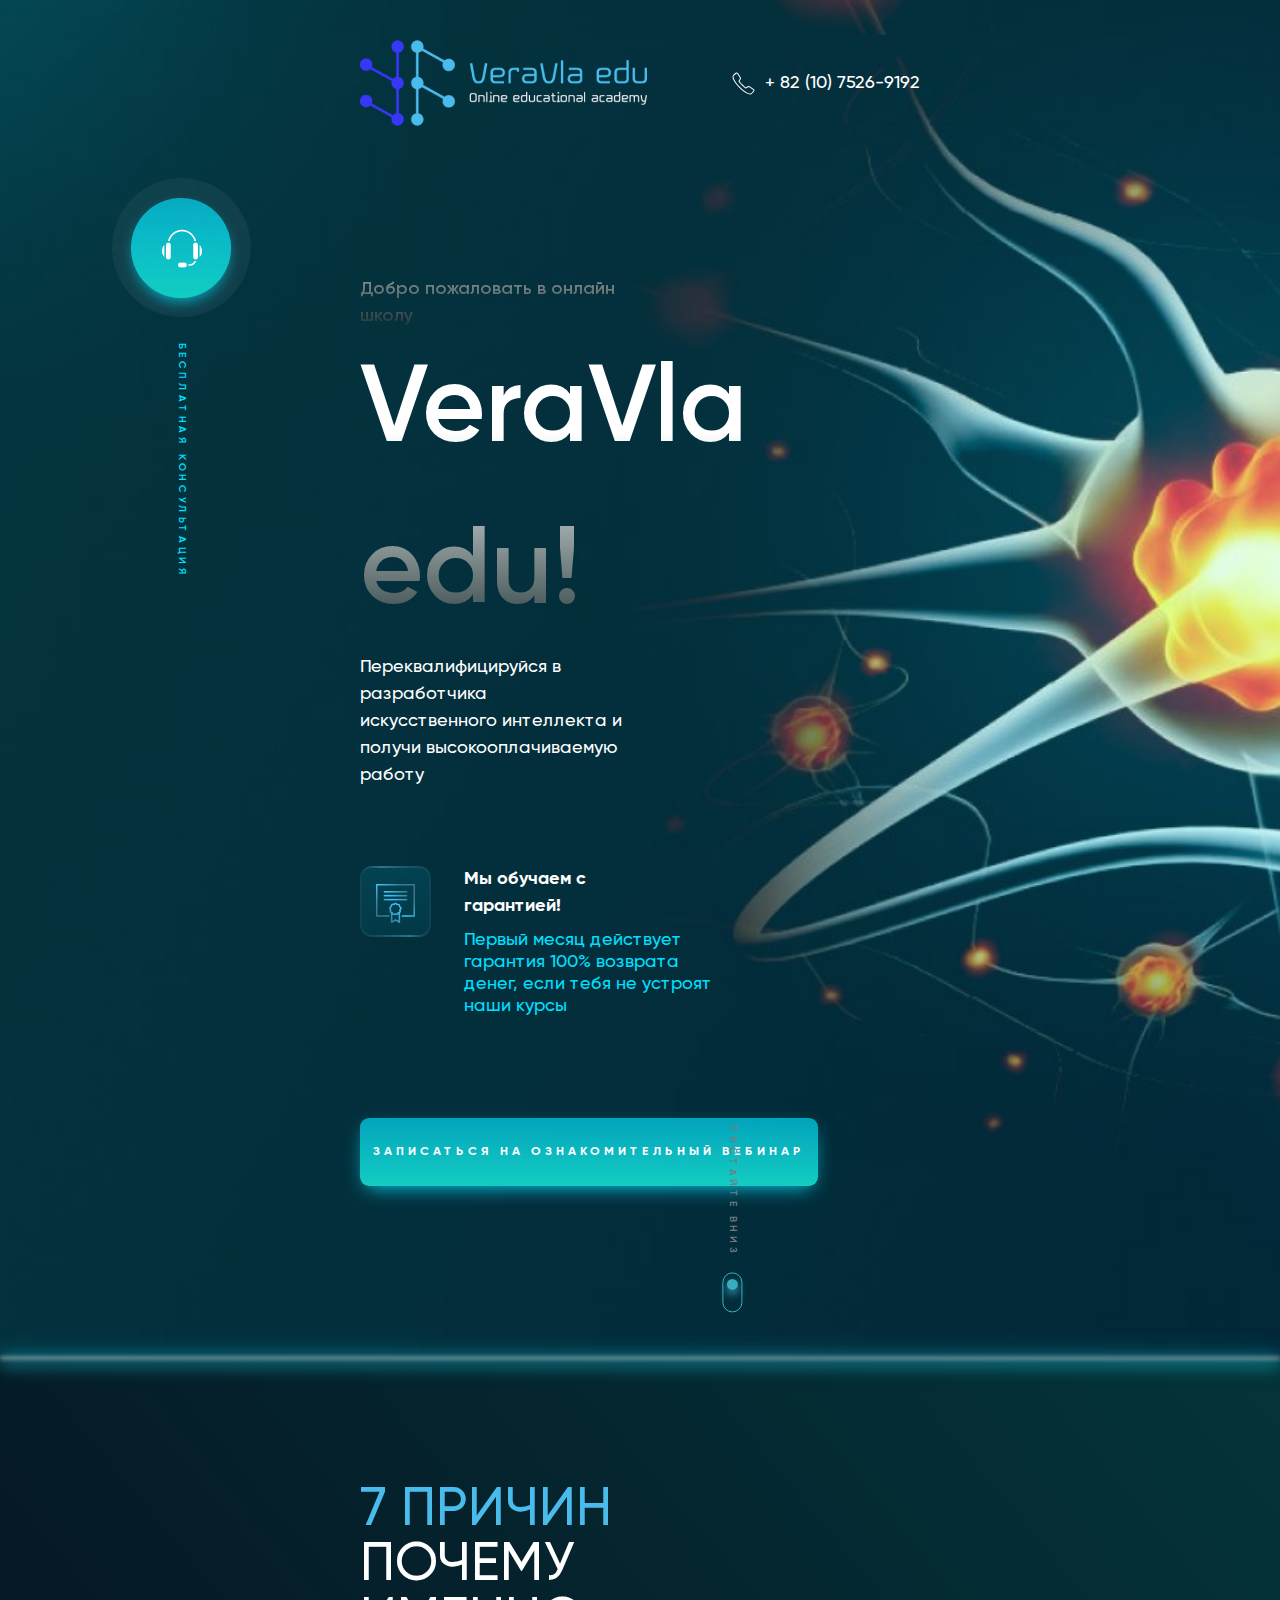
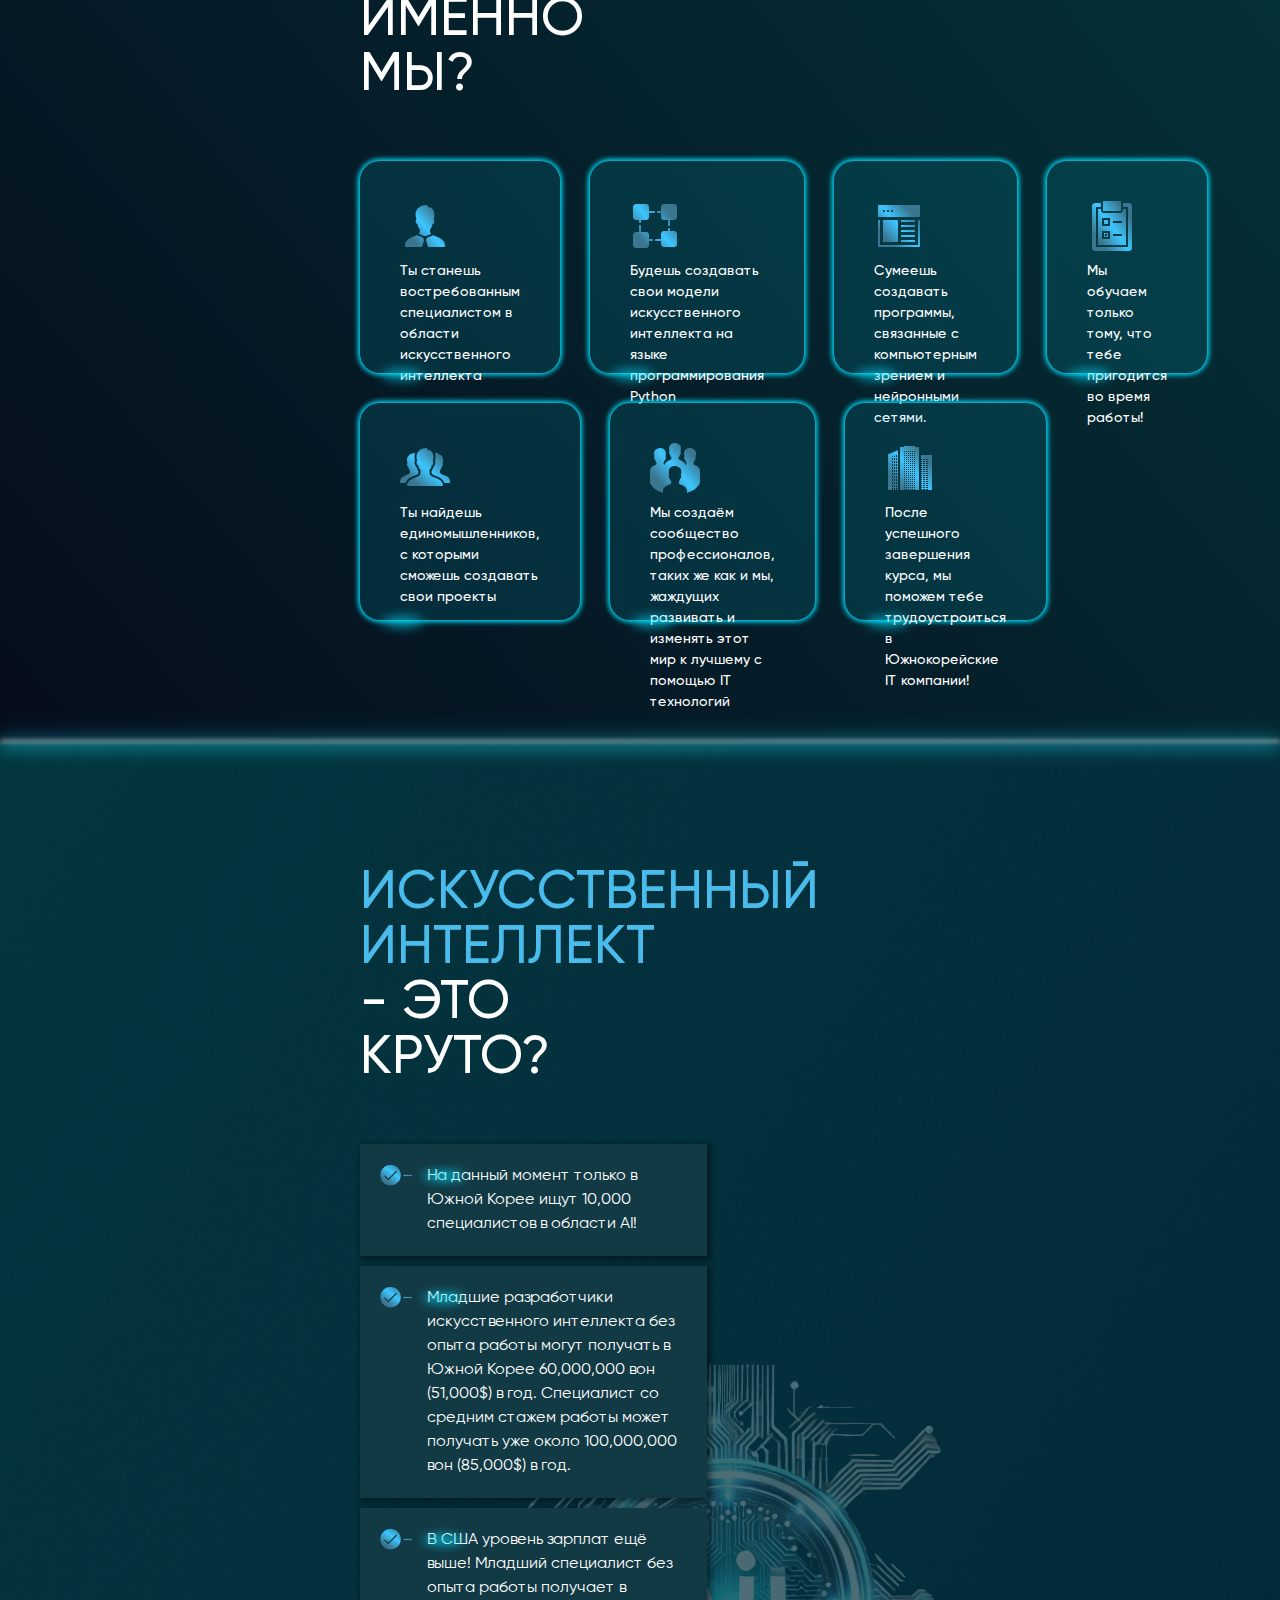
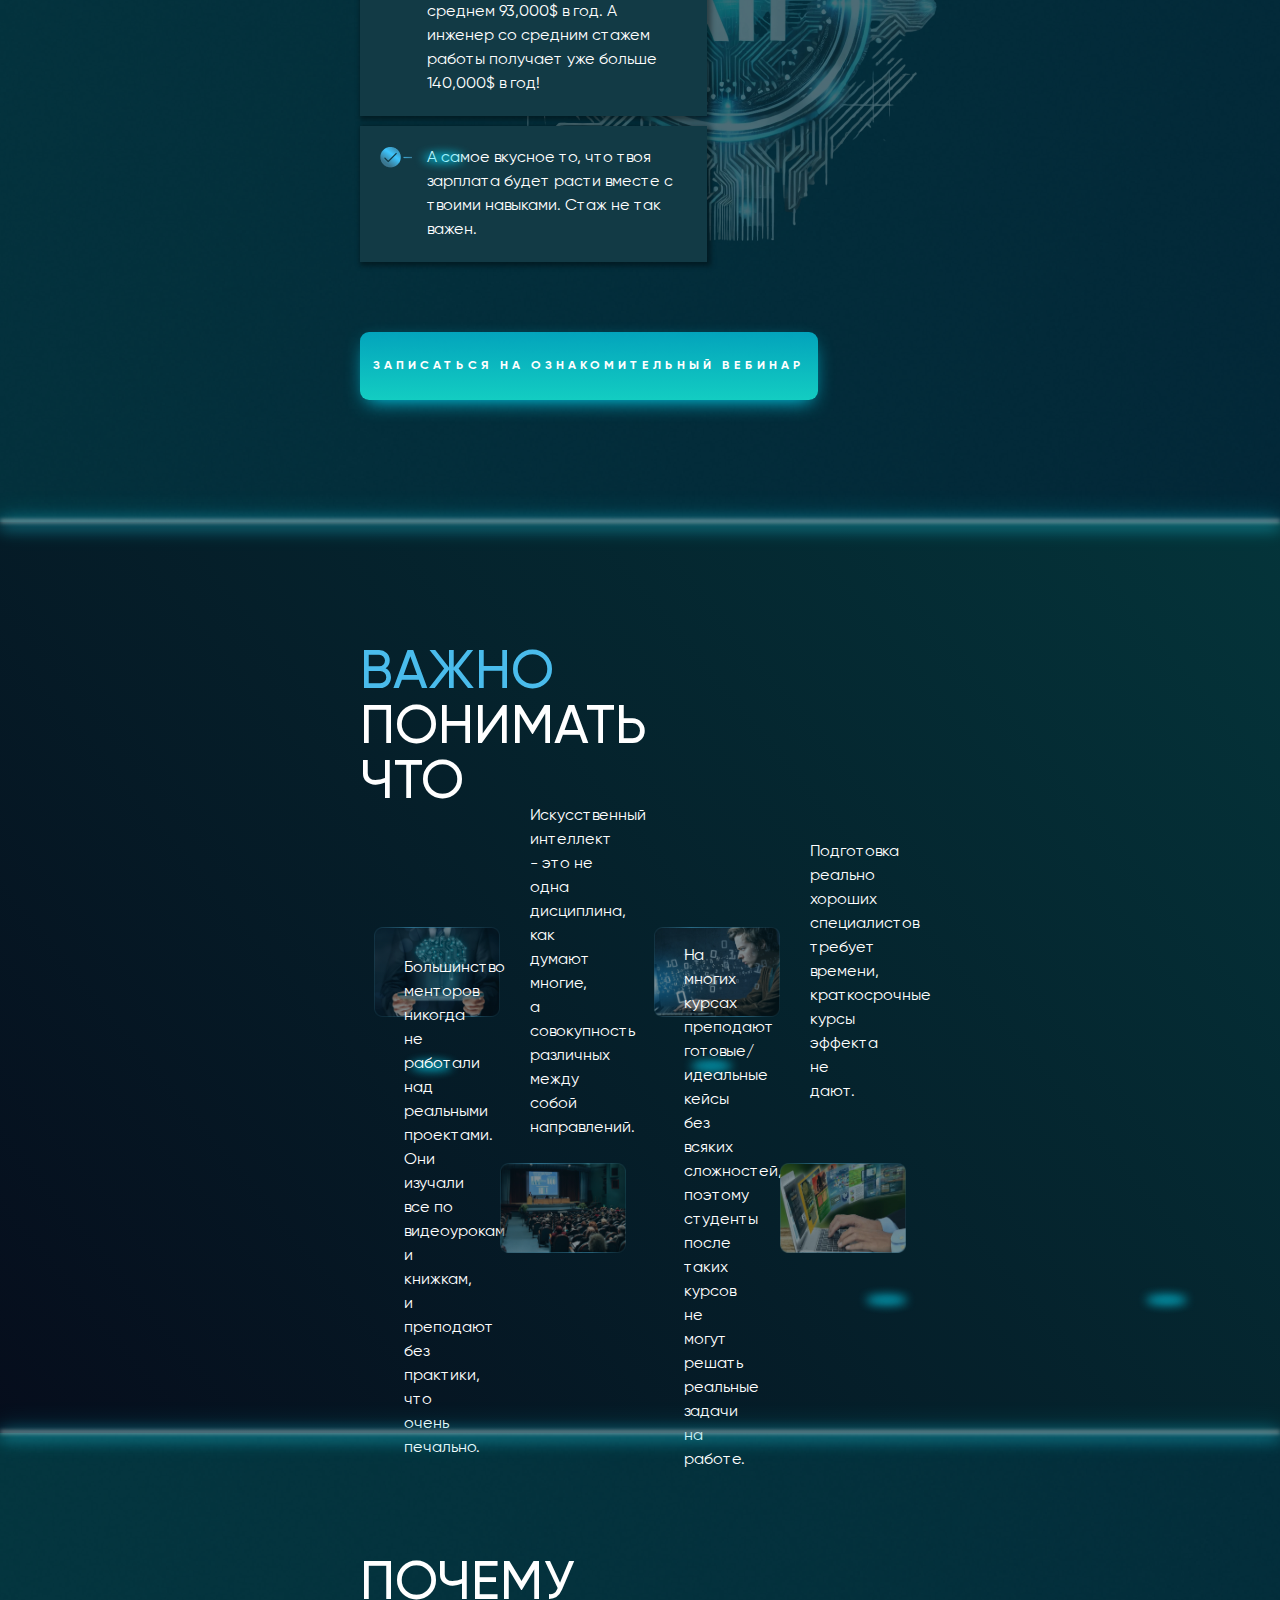
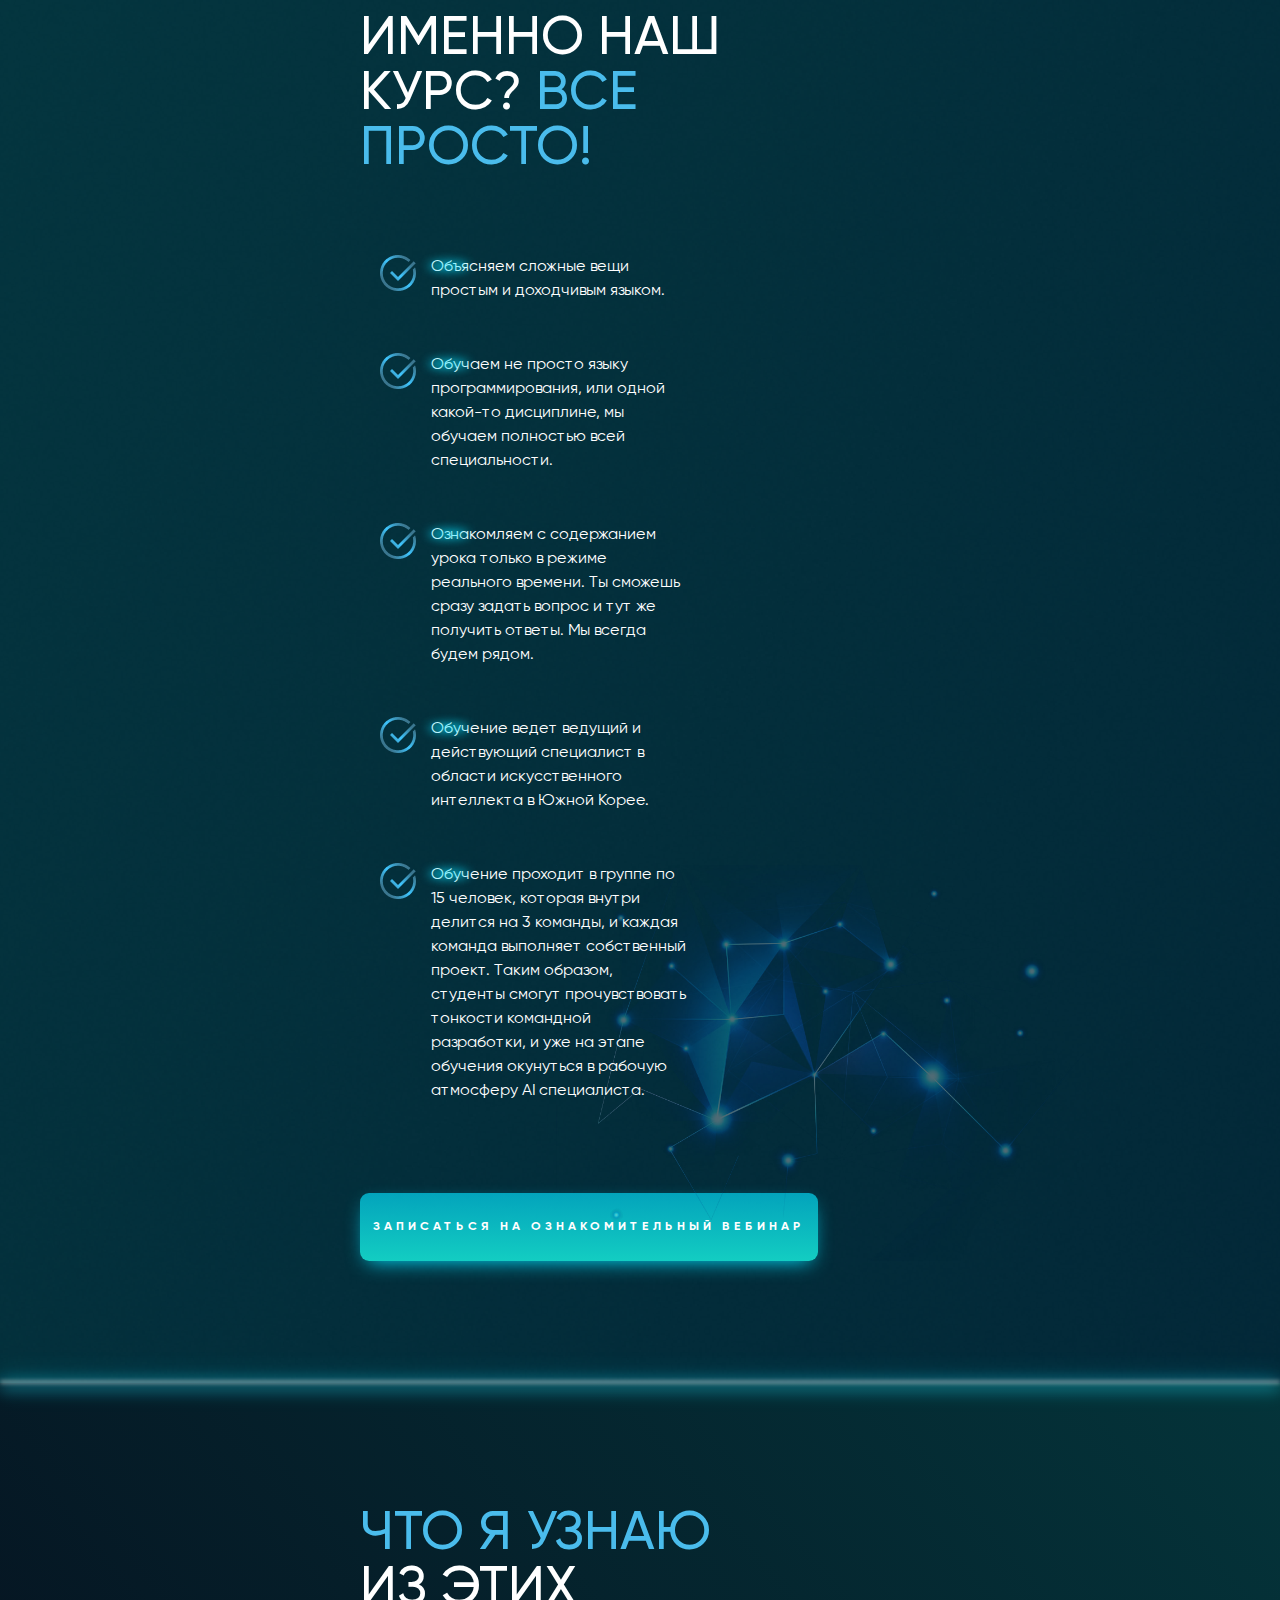
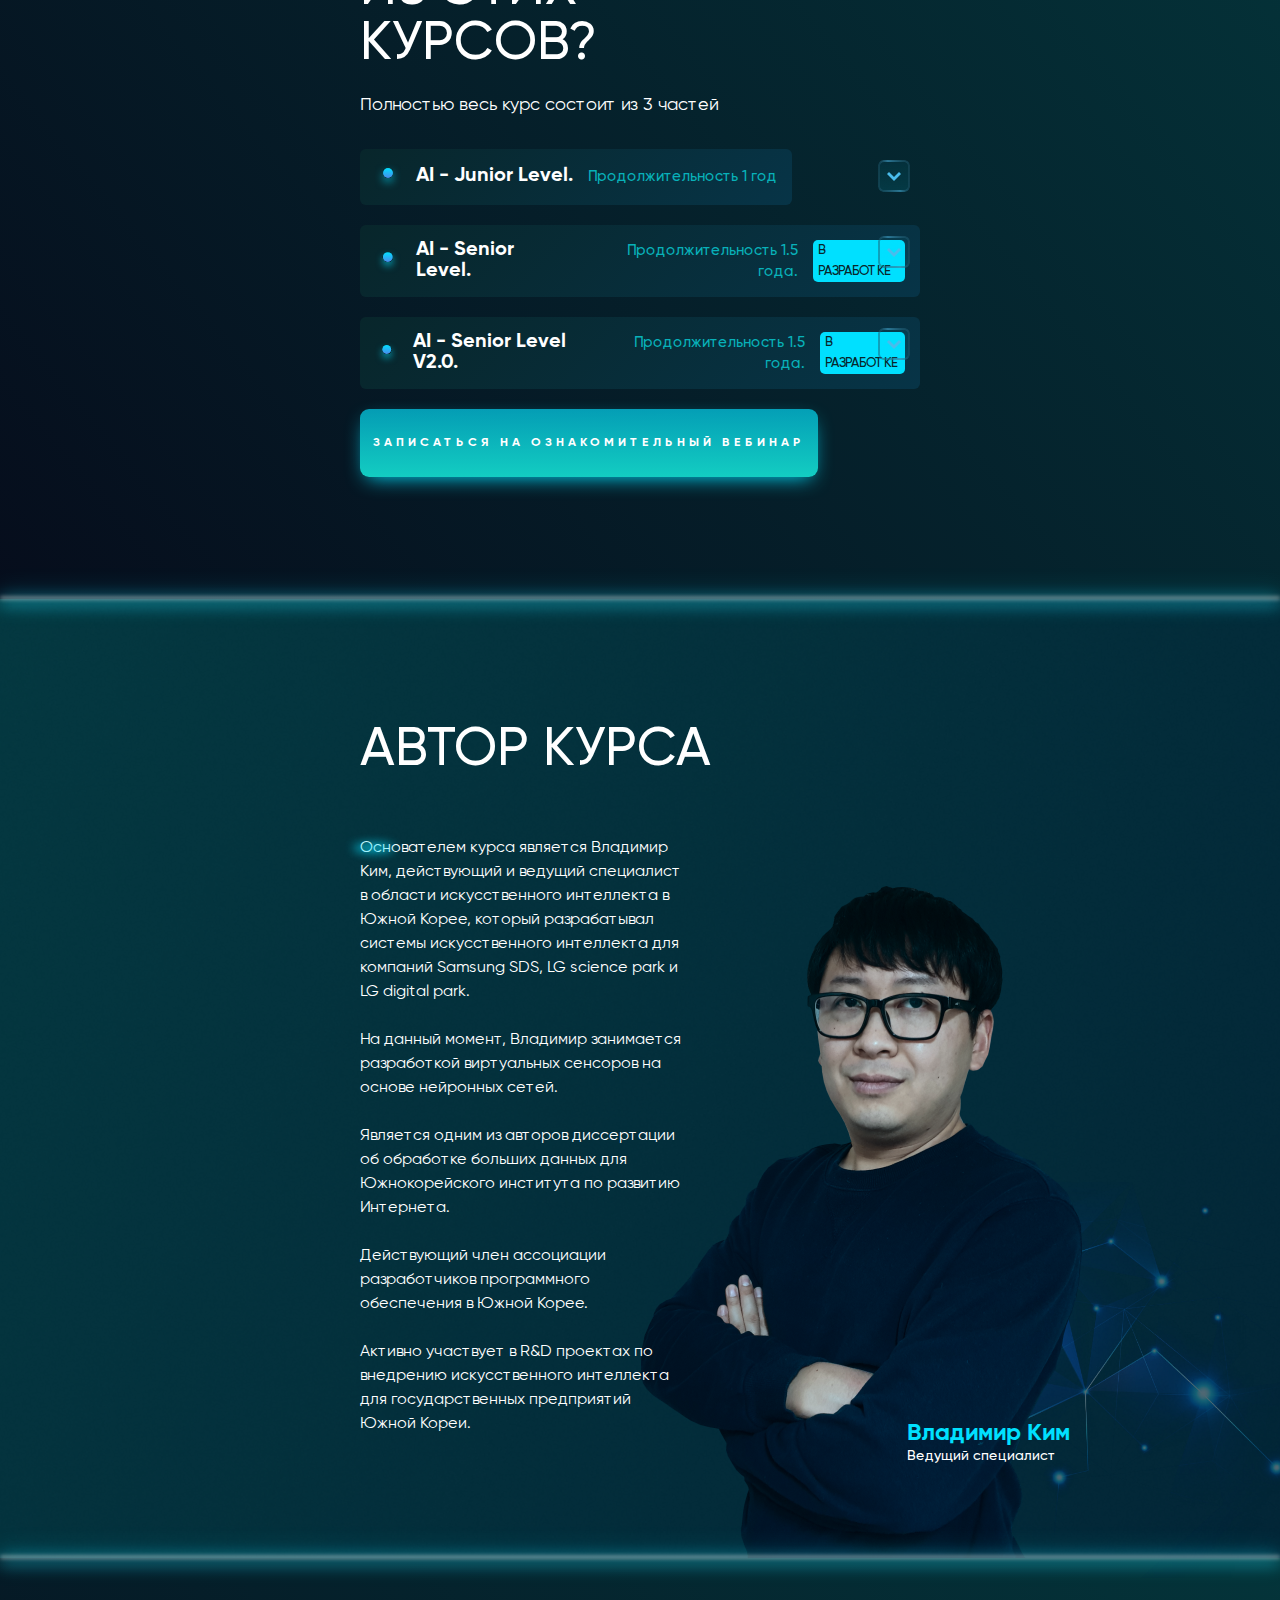
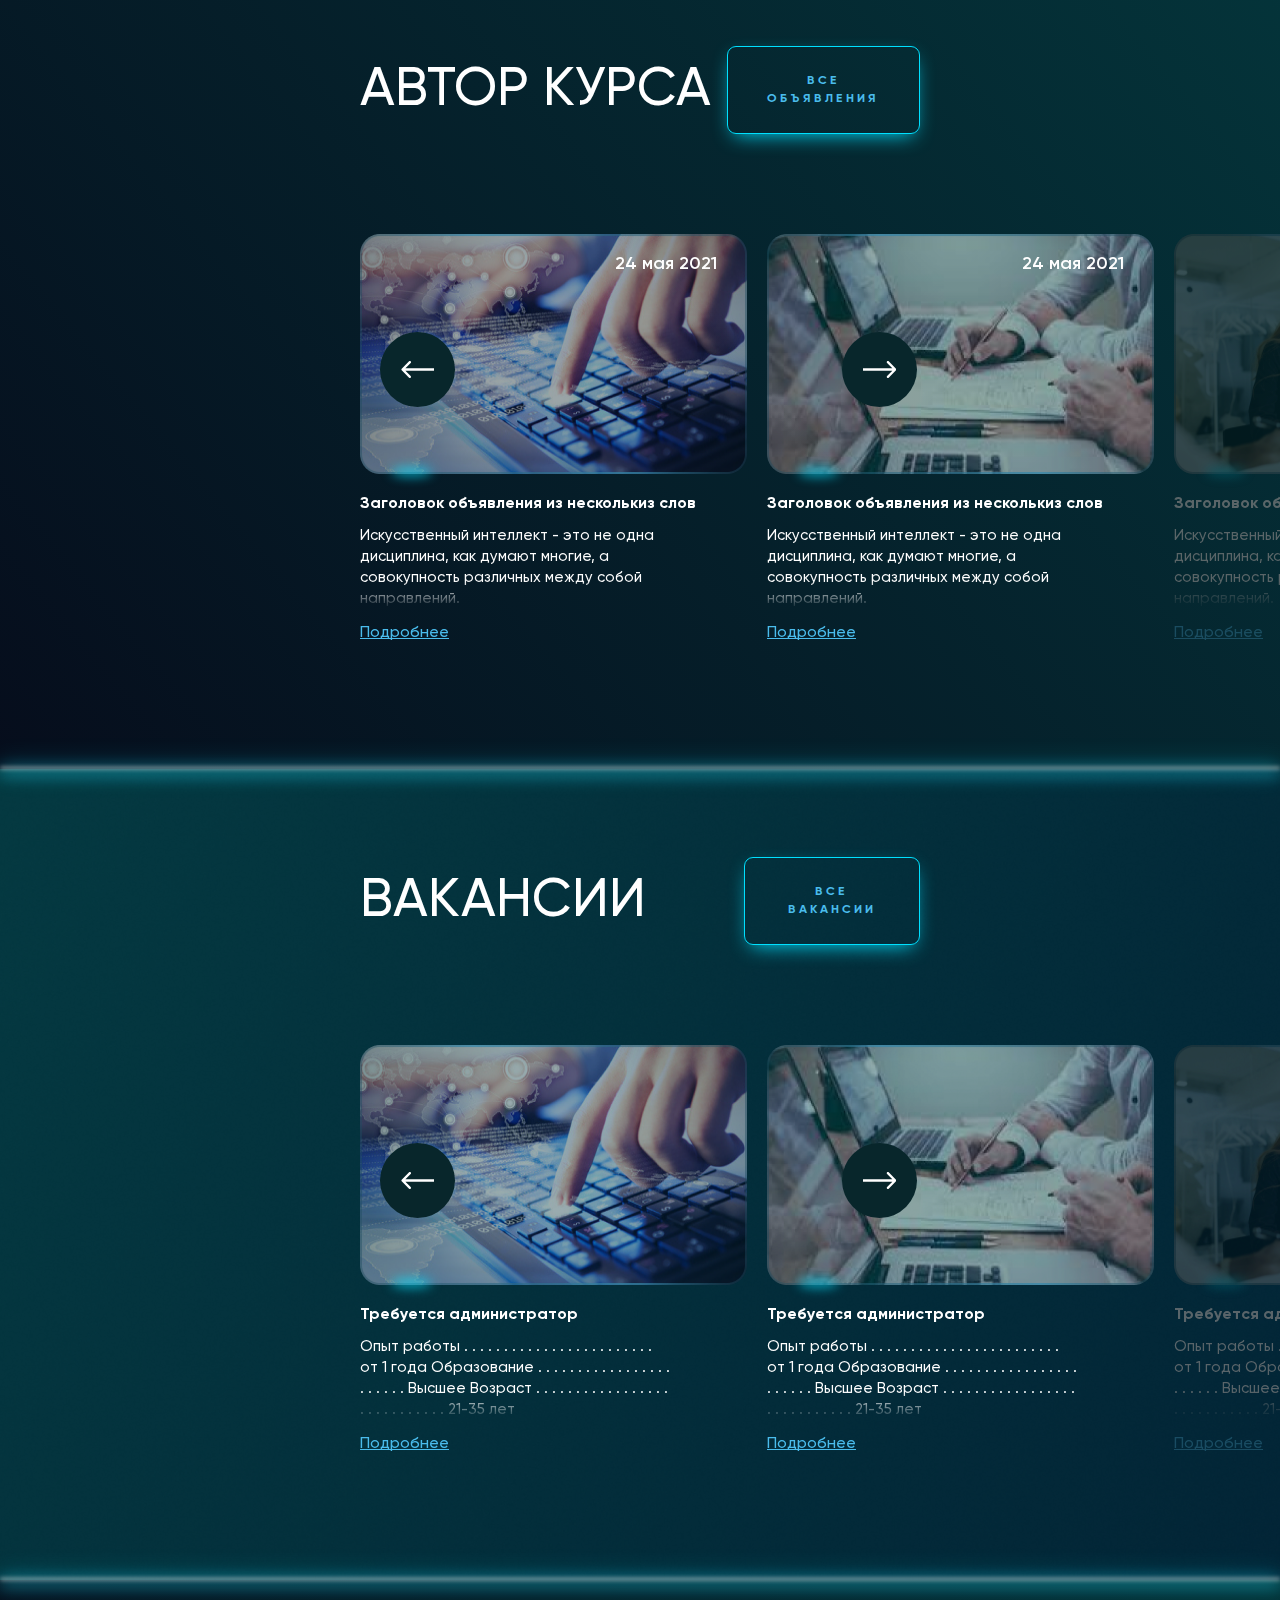
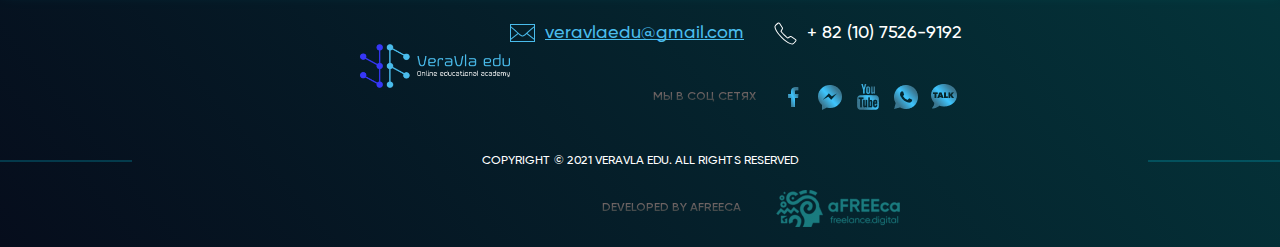
<file: index.html>
<!DOCTYPE html>
<html lang="ru">

<head>
	<meta charset="UTF-8">
	<meta name="viewport" content="width=device-width, initial-scale=1.0">

	<link rel="icon" href="./favicon-16x16.png" type="image/x-icon">

	<meta name="description"
		content="Переквалифицируйся в разработчика искусственного интеллекта и получи высокооплачиваемую работу!">
	<meta name="keywords" content="VerVla, интелект, исскуственный интелект, курсы, онлайн-школа">

	<link rel="stylesheet" href="https://cdn.jsdelivr.net/npm/swiper@11/swiper-bundle.min.css" />
	<link rel="stylesheet" href="./css/base/_normalize.scss">
	<link rel="stylesheet" href="./css/main.css">

	<title>REALPROMMS</title>
</head>



<body>



	<!-- шапка -->
	<header class="header">

		<div class="wrapper">

			<nav class="header__navigation">
				<div class="header__logo">
					<a href="index.html"><img src="./img/header/logo.png" alt="logotype"></a>
				</div>
				<div class="header__contacts"><a class="header__contacts-link" href="#"><svg width="23" height="23"
							viewBox="0 0 23 23" fill="none" xmlns="http://www.w3.org/2000/svg">
							<path
								d="M4.91953 0.494151C4.53477 0.462901 4.10703 0.574229 3.7125 0.851573C3.36485 1.09376 2.61485 1.68946 1.91367 2.36329C1.56406 2.69923 1.23008 3.04884 0.972268 3.39259C0.712502 3.73634 0.48594 4.05079 0.499612 4.50782C0.513284 4.91798 0.554299 6.13087 1.42735 7.99024C2.30039 9.84767 3.99375 12.3965 7.29649 15.7012C10.6012 19.0059 13.15 20.6992 15.0074 21.5723C16.8648 22.4453 18.0797 22.4863 18.4898 22.5C18.9449 22.5137 19.2594 22.2871 19.6031 22.0274C19.9469 21.7676 20.2965 21.4356 20.6324 21.0859C21.3043 20.3848 21.9 19.6348 22.1422 19.2871C22.6949 18.5 22.6031 17.5703 21.9879 17.1387C21.6012 16.8672 18.0445 14.5 17.5094 14.1719C16.9664 13.8399 16.3414 13.9902 15.7828 14.2852C15.3434 14.5176 14.1539 15.1992 13.8141 15.3945C13.5582 15.2324 12.5875 14.5859 10.4996 12.4981C8.40977 10.4102 7.76524 9.43946 7.60313 9.1836C7.79844 8.84376 8.47813 7.66017 8.7125 7.2129C9.00547 6.65626 9.16953 6.0254 8.81992 5.47853C8.67344 5.2461 8.00742 4.23243 7.33555 3.21485C6.66172 2.19728 6.02305 1.23243 5.85703 1.00196V1.00001C5.64024 0.701182 5.30235 0.525401 4.91953 0.494151ZM4.82774 1.51564C4.96446 1.53321 5.04649 1.5879 5.04649 1.5879C5.12656 1.69923 5.82774 2.75001 6.49961 3.76564C7.17149 4.78321 7.85703 5.82618 7.97617 6.01564C7.99571 6.04493 8.02305 6.37696 7.82774 6.7461V6.74806C7.60703 7.16798 6.57774 8.96681 6.57774 8.96681L6.43516 9.21876L6.58164 9.46876C6.58164 9.46876 7.34922 10.7637 9.79063 13.2051C12.234 15.6465 13.5289 16.416 13.5289 16.416L13.7789 16.5625L14.0309 16.4199C14.0309 16.4199 15.8258 15.3926 16.2496 15.1699C16.6188 14.9766 16.9508 15.002 16.9898 15.0254C17.3356 15.2383 21.1773 17.791 21.4137 17.957C21.4215 17.9629 21.6305 18.2793 21.3258 18.7129H21.3238C21.1402 18.9766 20.5387 19.7402 19.9117 20.3926C19.5973 20.7188 19.275 21.0234 19.0016 21.2285C18.7281 21.4336 18.484 21.4981 18.5231 21.5C18.0973 21.4863 17.1578 21.4766 15.4332 20.666C13.7086 19.8574 11.2477 18.2383 8.00352 14.9922C4.76133 11.75 3.14219 9.28907 2.33164 7.56251C1.52305 5.8379 1.51328 4.89845 1.49961 4.47462C1.50156 4.51368 1.56602 4.26759 1.7711 3.99415C1.97617 3.72071 2.27891 3.39649 2.60508 3.08204C3.25938 2.45509 4.0211 1.85353 4.28477 1.66993V1.67189C4.50156 1.51954 4.69102 1.50001 4.82774 1.51564Z"
								fill="currentColor" />
							<defs>
								<linearGradient id="paint0_linear_177_1727" x1="11.5034" y1="0.489044" x2="11.5034" y2="22.5006"
									gradientUnits="userSpaceOnUse">
									<stop stop-color="#4ABCEC" />
									<stop offset="1" stop-color="#4A8BEC" />
								</linearGradient>
							</defs>
						</svg>+ 82 (10) 7526-9192</a></div>
			</nav>

			<div class="header__main">
				<p class="header__desc header__desc--opacity">Добро пожаловать в онлайн школу </p>
				<h1 class="title">VeraVla edu!</h1>
				<p class="header__desc">Переквалифицируйся в разработчика искусственного интеллекта и получи
					высокооплачиваемую работу</p>

				<div class="header__protection">
					<img class="header__protection-img" src="./img/header/protection.png" alt="protection">
					<div class="header__protection-desc">
						<p class="header__desc header__desc--bold">Мы обучаем с гарантией!</p>
						<p class="header__desc header__desc--blue">Первый месяц действует гарантия 100% возврата
							денег, если тебя не устроят наши курсы</p>
					</div>
				</div>

			</div>

			<a class="button" id="button" href="#">Записаться на ознакомительный вебинар</a>

			<div class="header__consultation">
				<img class="header__consultation-img" id="consultation" src="./img/header/consultation.png"
					alt="consultation">
				<p class="header__desc header__desc--blue-btn">Бесплатная консультация</p>

			</div>

			<div class="header__scroll-down">
				<p class="header__desc header__desc--opacity-btn">Листайте вниз</p>
				<input type="checkbox" class="header__scroll-down-btn"></input>
			</div>

		</div>

		<!-- Полоса со свечением -->
		<hr class="line line-header">

	</header>

	<!-- модальное окно -->
	<modal class="hidden" id="form">
		<div class="bg-modal"></div>
		<div class="modal-form">
			<svg class="modal-form__close" width="22" height="22" viewBox="0 0 22 22" fill="none"
				xmlns="http://www.w3.org/2000/svg">
				<path d="M2.06077 2L20.0608 20M19.9395 2L1.93945 20" stroke="#00E0FF" stroke-width="3" />
			</svg>
			<form class="form" action="#">

				<h3 class="title-heading"><span>Записаться</span> на ознакомительный вебинар</h3>

				<label class="form__label">Ваше ФИО:
					<input class="form__input" type="text" name="name" placeholder="Иван Иванович Иванов">
				</label>

				<label class="form__label">Номер телефона:
					<input class="form__input" type="text" name="telephone" placeholder="+7 (___) ___-__-__">
				</label>


				<label class="form__label">Ваш e-mail:
					<input class="form__input" type="text" name="email" placeholder="name@gmail.com">
				</label>


				<label class="form__label">Выберите дату и время вебинара:
					<input class="form__input" type="text" name="data-time" placeholder="2021-12-05 18.00">
				</label>

				<button class="form__button">Записаться</button>
			</form>
		</div>
	</modal>

	<!-- секция 7 прчиин -->
	<section class="reasons-bg">

		<div class="wrapper">
			<div class="reasons">
				<h2 class="title-heading title-heading--left"><span>7 причин</span> почему именно мы?</h2>

				<div class="reasons__content">

					<div class="reasons__top-items">
						<div class="reasons__item">

							<svg width="63" height="32" viewBox="0 0 63 32" fill="none" xmlns="http://www.w3.org/2000/svg">
								<g filter="url(#filter0_f_177_1782)">
									<ellipse cx="31.5" cy="16" rx="20.5" ry="5" fill="#03E1FF" fill-opacity="0.66" />
								</g>
								<defs>
									<filter id="filter0_f_177_1782" x="0" y="0" width="63" height="32"
										filterUnits="userSpaceOnUse" color-interpolation-filters="sRGB">
										<feFlood flood-opacity="0" result="BackgroundImageFix" />
										<feBlend mode="normal" in="SourceGraphic" in2="BackgroundImageFix" result="shape" />
										<feGaussianBlur stdDeviation="5.5" result="effect1_foregroundBlur_177_1782" />
									</filter>
								</defs>
							</svg>

							<div class="reasons__block">
								<img class="reasons__block-img" src="./img/icons/items-1.png" alt="icon">
								<p class="reasons__block-text">Ты станешь востребованным специалистом в области искусственного
									интеллекта</p>
							</div>

						</div>
						<div class="reasons__item">

							<svg width="63" height="32" viewBox="0 0 63 32" fill="none" xmlns="http://www.w3.org/2000/svg">
								<g filter="url(#filter0_f_177_1782)">
									<ellipse cx="31.5" cy="16" rx="20.5" ry="5" fill="#03E1FF" fill-opacity="0.66" />
								</g>
								<defs>
									<filter id="filter0_f_177_1782" x="0" y="0" width="63" height="32"
										filterUnits="userSpaceOnUse" color-interpolation-filters="sRGB">
										<feFlood flood-opacity="0" result="BackgroundImageFix" />
										<feBlend mode="normal" in="SourceGraphic" in2="BackgroundImageFix" result="shape" />
										<feGaussianBlur stdDeviation="5.5" result="effect1_foregroundBlur_177_1782" />
									</filter>
								</defs>
							</svg>

							<div class="reasons__block">
								<img class="reasons__block-img" src="./img/icons/items-2.png" alt="icon">
								<p class="reasons__block-text">Будешь создавать свои модели искусственного интеллекта на языке
									программирования Python</p>
							</div>

						</div>
						<div class="reasons__item">

							<svg width="63" height="32" viewBox="0 0 63 32" fill="none" xmlns="http://www.w3.org/2000/svg">
								<g filter="url(#filter0_f_177_1782)">
									<ellipse cx="31.5" cy="16" rx="20.5" ry="5" fill="#03E1FF" fill-opacity="0.66" />
								</g>
								<defs>
									<filter id="filter0_f_177_1782" x="0" y="0" width="63" height="32"
										filterUnits="userSpaceOnUse" color-interpolation-filters="sRGB">
										<feFlood flood-opacity="0" result="BackgroundImageFix" />
										<feBlend mode="normal" in="SourceGraphic" in2="BackgroundImageFix" result="shape" />
										<feGaussianBlur stdDeviation="5.5" result="effect1_foregroundBlur_177_1782" />
									</filter>
								</defs>
							</svg>

							<div class="reasons__block">
								<img class="reasons__block-img" src="./img/icons/items-3.png" alt="icon">
								<p class="reasons__block-text">Сумеешь создавать программы, связанные
									с компьютерным зрением и нейронными сетями.</p>
							</div>

						</div>
						<div class="reasons__item">

							<svg width="63" height="32" viewBox="0 0 63 32" fill="none" xmlns="http://www.w3.org/2000/svg">
								<g filter="url(#filter0_f_177_1782)">
									<ellipse cx="31.5" cy="16" rx="20.5" ry="5" fill="#03E1FF" fill-opacity="0.66" />
								</g>
								<defs>
									<filter id="filter0_f_177_1782" x="0" y="0" width="63" height="32"
										filterUnits="userSpaceOnUse" color-interpolation-filters="sRGB">
										<feFlood flood-opacity="0" result="BackgroundImageFix" />
										<feBlend mode="normal" in="SourceGraphic" in2="BackgroundImageFix" result="shape" />
										<feGaussianBlur stdDeviation="5.5" result="effect1_foregroundBlur_177_1782" />
									</filter>
								</defs>
							</svg>

							<div class="reasons__block">
								<img class="reasons__block-img" src="./img/icons/items-4.png" alt="icon">
								<p class="reasons__block-text">Мы обучаем только тому, что тебе пригодится
									во время работы!</p>
							</div>

						</div>
					</div>

					<div class="reasons__bot-items">
						<div class="reasons__item reasons__item-wide">

							<svg width="63" height="32" viewBox="0 0 63 32" fill="none" xmlns="http://www.w3.org/2000/svg">
								<g filter="url(#filter0_f_177_1782)">
									<ellipse cx="31.5" cy="16" rx="20.5" ry="5" fill="#03E1FF" fill-opacity="0.66" />
								</g>
								<defs>
									<filter id="filter0_f_177_1782" x="0" y="0" width="63" height="32"
										filterUnits="userSpaceOnUse" color-interpolation-filters="sRGB">
										<feFlood flood-opacity="0" result="BackgroundImageFix" />
										<feBlend mode="normal" in="SourceGraphic" in2="BackgroundImageFix" result="shape" />
										<feGaussianBlur stdDeviation="5.5" result="effect1_foregroundBlur_177_1782" />
									</filter>
								</defs>
							</svg>

							<div class="reasons__block">
								<img class="reasons__block-img" src="./img/icons/items-5.png" alt="icon">
								<p class="reasons__block-text">Ты найдешь единомышленников,
									с которыми сможешь создавать свои проекты</p>
							</div>

						</div>
						<div class="reasons__item reasons__item-wide">

							<svg width="63" height="32" viewBox="0 0 63 32" fill="none" xmlns="http://www.w3.org/2000/svg">
								<g filter="url(#filter0_f_177_1782)">
									<ellipse cx="31.5" cy="16" rx="20.5" ry="5" fill="#03E1FF" fill-opacity="0.66" />
								</g>
								<defs>
									<filter id="filter0_f_177_1782" x="0" y="0" width="63" height="32"
										filterUnits="userSpaceOnUse" color-interpolation-filters="sRGB">
										<feFlood flood-opacity="0" result="BackgroundImageFix" />
										<feBlend mode="normal" in="SourceGraphic" in2="BackgroundImageFix" result="shape" />
										<feGaussianBlur stdDeviation="5.5" result="effect1_foregroundBlur_177_1782" />
									</filter>
								</defs>
							</svg>

							<div class="reasons__block">
								<img class="reasons__block-img" src="./img/icons/items-6.png" alt="icon">
								<p class="reasons__block-text">Мы создаём сообщество профессионалов, таких же как и мы, жаждущих
									развивать и изменять этот
									мир к лучшему с помощью IT технологий</p>
							</div>

						</div>
						<div class="reasons__item reasons__item-wide">

							<svg width="63" height="32" viewBox="0 0 63 32" fill="none" xmlns="http://www.w3.org/2000/svg">
								<g filter="url(#filter0_f_177_1782)">
									<ellipse cx="31.5" cy="16" rx="20.5" ry="5" fill="#03E1FF" fill-opacity="0.66" />
								</g>
								<defs>
									<filter id="filter0_f_177_1782" x="0" y="0" width="63" height="32"
										filterUnits="userSpaceOnUse" color-interpolation-filters="sRGB">
										<feFlood flood-opacity="0" result="BackgroundImageFix" />
										<feBlend mode="normal" in="SourceGraphic" in2="BackgroundImageFix" result="shape" />
										<feGaussianBlur stdDeviation="5.5" result="effect1_foregroundBlur_177_1782" />
									</filter>
								</defs>
							</svg>

							<div class="reasons__block">
								<img class="reasons__block-img" src="./img/icons/items-7.png" alt="icon">
								<p class="reasons__block-text">После успешного завершения курса, мы поможем тебе трудоустроиться
									в Южнокорейские IT компании!</p>
							</div>

						</div>
					</div>

				</div>

			</div>
		</div>

		<hr class="line">

	</section>

	<!-- искусственный интелект -->
	<section class="intelligence-bg">

		<div class="wrapper">
			<div class="intelligence">
				<img class="intelligence__img" src="./img/content/img-bg-intelligence.png" alt="banner">

				<h2 class="title-heading title-heading--left"><span>Искусственный интеллект</span> - это круто? </h2>

				<ul class="intelligence__list">
					<li class="intelligence__item"><img class="intelligence__item-circle" src="./img/content/circle.png"
							alt="circle"><img class="intelligence__item-ellipse" src="./img/icons/Ellipse .png"
							alt="ellipse">На данный момент только в
						Южной Корее ищут 10,000 специалистов в области AI!</li>
					<li class="intelligence__item"><img class="intelligence__item-circle" src="./img/content/circle.png"
							alt="circle"><img class="intelligence__item-ellipse" src="./img/icons/Ellipse .png"
							alt="ellipse">Младшие разработчики
						искусственного интеллекта без опыта работы могут получать в Южной Корее 60,000,000 вон (51,000$) в
						год. Специалист со средним стажем работы может получать уже около 100,000,000 вон (85,000$) в год.
					</li>
					<li class="intelligence__item"><img class="intelligence__item-circle" src="./img/content/circle.png"
							alt="circle"><img class="intelligence__item-ellipse" src="./img/icons/Ellipse .png" alt="ellipse">В
						США уровень зарплат ещё
						выше! Младший специалист без опыта работы получает в среднем 93,000$ в год. А инженер со средним
						стажем работы получает уже больше 140,000$ в год!</li>
					<li class="intelligence__item"><img class="intelligence__item-circle" src="./img/content/circle.png"
							alt="circle"><img class="intelligence__item-ellipse" src="./img/icons/Ellipse .png" alt="ellipse">А
						самое вкусное то, что
						твоя зарплата будет расти вместе
						с твоими навыками. Стаж не так важен.</li>
				</ul>

				<a class="button" id="button" href="#">Записаться на ознакомительный вебинар</a>


			</div>
		</div>

		<hr class="line">

	</section>

	<!-- коллаж из фото и текста -->
	<section class="collage-bg">

		<div class="wrapper">
			<div class="collage">

				<h2 class="title-heading title-heading--left"><span>Важно</span> понимать что</h2>

				<div class="collage__content">

					<div class="collage__content-left">
						<div class="collage__item">
							<img class="collage__item-ellips" src="./img/icons/Ellipse .png" alt="ellipse">
							<img class="collage__item-photo" src="./img/content/col-1.png" alt="photo">
							<p class="collage__desc">Искусственный интеллект -
								это не одна дисциплина, как думают многие, а совокупность различных между собой направлений.</p>
						</div>

						<div class="collage__item">
							<img class="collage__item-ellips collage__item-ellips--position" src="./img/icons/Ellipse .png"
								alt="ellipse">
							<p class="collage__desc">Большинство менторов никогда не работали над реальными проектами.
								Они изучали все по видеоурокам и книжкам,
								и преподают без практики, что очень печально.</p>
							<img class="collage__item-photo" src="./img/content/col-3.png" alt="photo">
						</div>
					</div>

					<div class="collage__content-right">
						<div class="collage__item">
							<img class="collage__item-ellips" src="./img/icons/Ellipse .png" alt="ellipse">
							<img class="collage__item-photo" src="./img/content/col-2.png" alt="photo">
							<p class="collage__desc">Подготовка реально хороших специалистов требует времени, краткосрочные
								курсы
								эффекта не дают.</p>
						</div>
						<div class="collage__item">
							<img class="collage__item-ellips collage__item-ellips--position" src="./img/icons/Ellipse .png"
								alt="ellipse">
							<p class="collage__desc">На многих курсах
								преподают готовые/идеальные кейсы
								без всяких сложностей, поэтому студенты после таких курсов не могут
								решать реальные задачи
								на работе. </p>
							<img class="collage__item-photo" src="./img/content/col-4.png" alt="photo">
						</div>


					</div>
				</div>


			</div>
		</div>

		<hr class="line">

	</section>

	<!-- курс -->
	<section class="course-bg">

		<div class="wrapper">
			<div class="course">
				<img class="course__img" src="./img/content/course-bg.png" alt="banner">

				<h2 class="title-heading title-heading--left title-heading--course">Почему именно наш курс? <span>Все
						просто!</span> </h2>

				<ul class="course__list">
					<li class="course__item"><img class="course__item-done" src="./img/icons/done.png" alt="done"><img
							class="course__item-ellipse" src="./img/icons/Ellipse .png" alt="ellipse">Объясняем
						сложные вещи простым и доходчивым языком.</li>
					<li class="course__item"><img class="course__item-done" src="./img/icons/done.png" alt="done"><img
							class="course__item-ellipse" src="./img/icons/Ellipse .png" alt="ellipse">Обучаем не
						просто языку программирования, или одной какой-то дисциплине, мы обучаем полностью всей специальности.
					</li>
					<li class="course__item"><img class="course__item-done" src="./img/icons/done.png" alt="done"><img
							class="course__item-ellipse" src="./img/icons/Ellipse .png" alt="ellipse">Ознакомляем
						с содержанием урока только в режиме реального времени. Ты сможешь сразу задать вопрос и тут же
						получить ответы. Мы всегда будем рядом. </li>
					<li class="course__item"><img class="course__item-done" src="./img/icons/done.png" alt="done"><img
							class="course__item-ellipse" src="./img/icons/Ellipse .png" alt="ellipse">Обучение
						ведет ведущий и действующий специалист в области искусственного интеллекта в Южной Корее.</li>
					<li class="course__item"><img class="course__item-done" src="./img/icons/done.png" alt="done"><img
							class="course__item-ellipse" src="./img/icons/Ellipse .png" alt="ellipse">Обучение
						проходит в группе по 15 человек, которая внутри делится на 3 команды, и каждая команда выполняет
						собственный проект. Таким образом, студенты смогут прочувствовать тонкости командной разработки, и уже
						на этапе обучения окунуться в рабочую атмосферу AI специалиста.</li>
				</ul>

				<a class="button" id="button" href="#">Записаться на ознакомительный вебинар</a>


			</div>
		</div>

		<hr class="line">

	</section>

	<!-- список информации в details-->
	<section class="informations-bg">

		<div class="wrapper">
			<div class="informations">

				<h2 class="title-heading title-heading--left title-heading--details"><span>Что я узнаю</span> из этих
					курсов? </h2>
				<p class="informations__desc">Полностью весь курс состоит из 3 частей</p>

				<div class="informations__content">

					<details class="informations__list">

						<summary class="informations__title">
							<img class="informations__img rotate" id="arrow-toogle" src="./img/content/arrow-details.png"
								alt="arrow">
							<svg width="26" height="26" viewBox="0 0 26 26" fill="none" xmlns="http://www.w3.org/2000/svg">
								<g filter="url(#filter0_d_177_1959)">
									<circle cx="13" cy="9" r="5" fill="url(#paint0_linear_177_1959)" />
								</g>
								<defs>
									<filter id="filter0_d_177_1959" x="0" y="0" width="26" height="26"
										filterUnits="userSpaceOnUse" color-interpolation-filters="sRGB">
										<feFlood flood-opacity="0" result="BackgroundImageFix" />
										<feColorMatrix in="SourceAlpha" type="matrix"
											values="0 0 0 0 0 0 0 0 0 0 0 0 0 0 0 0 0 0 127 0" result="hardAlpha" />
										<feOffset dy="4" />
										<feGaussianBlur stdDeviation="4" />
										<feComposite in2="hardAlpha" operator="out" />
										<feColorMatrix type="matrix" values="0 0 0 0 0 0 0 0 0 0.88 0 0 0 0 1 0 0 0 0.56 0" />
										<feBlend mode="normal" in2="BackgroundImageFix" result="effect1_dropShadow_177_1959" />
										<feBlend mode="normal" in="SourceGraphic" in2="effect1_dropShadow_177_1959"
											result="shape" />
									</filter>
									<linearGradient id="paint0_linear_177_1959" x1="13" y1="4" x2="13" y2="14"
										gradientUnits="userSpaceOnUse">
										<stop stop-color="#00E0FF" />
										<stop offset="1" stop-color="#4A8BEC" />
									</linearGradient>
								</defs>
							</svg>AI - Junior Level. <span>Продолжительность 1 год</span>
						</summary>

						<div class="informations-details__item">
							<img src="./img/content/Group 1.png" alt="number"><span>Введение.</span>
						</div>
						<p class="informations__subtitle">В этой секции, мы познакомимся с
							историей
							человека, который
							переквалифицировался в специалиста по искусственному интеллекту и отвечаем на вопрос: "Стоит ли это
							того, чтобы потратить 2 года на изучение искусственного интеллекта?" Также, мы разберём уроки,
							усвоенные специалистами, прошедших путь от младших до главных специалистов.</p>

						<div class="informations-details__item">
							<img src="./img/content/Group 2.png" alt="number"><span>Введение в программирование. </span>
						</div>
						<p class="informations__subtitle">Эта секция начинается с объяснения понятий проблемы, сути и целей
							искусственного интеллекта. Ты узнаешь в чем разница между данными и информацией. А также что такое
							качество информации. Мы разберём, что такое алгоритмы, компьютерные программы и язык
							программирования Python, и начнём работать в интегрированной среде разработки для языка Python.
							Далее мы поймем суть переменных их свойства и типы. Именно с этой секции ты начнёшь писать свои
							первые программные коды на языке программирования Python. Мы изучим все аспекты этого удивительного
							языка. Далее мы разберём такие библиотеки как Numpy, Pandas и Matplotlib. В этой секции ты
							познакомишься со средой разработки Jupyter Notebook. </p>

						<div class="informations-details__item">
							<img src="./img/content/Group 3.png" alt="number"><span>Введение в искусственный интеллект. </span>
						</div>
						<p class="informations__subtitle">Эта секция показывает нам, разницу между линейным и нелинейным
							программированием. Описывает процесс получение знаний. Также, ты узнаешь, в чем разница между AI,
							machine learning и deep learning. Также обсудим виды искусственного интеллекта, его применения и
							примеры.</p>

						<div class="informations-details__item">
							<img src="./img/content/Group 4.png" alt="number"><span>Алгоритм machine learning. </span>
						</div>
						<p class="informations__subtitle">В этих секциях, мы подробно разберём работу алгоритмов machine
							learning. И ты создашь очень простую, но уже свою модель искусственного интеллекта. Также ты
							научишься оценивать точность моделей. В этой секции мы подробно начнём разбирать одну из библиотек
							искусственного интеллекта scikit learn. Здесь же мы разберём другую среду разработки, которая
							называется spyder.</p>

						<div class="informations-details__item">
							<img src="./img/content/Group 5.png" alt="number"><span>Процесс разработки модели искусственного
								интеллекта и инженерия данных. </span>
						</div>
						<p class="informations__subtitle">Здесь мы подробно обсудим весь процесс разработки модели
							искусственного интеллекта. Также мы начнём изучение анализа данных и их обработки для обучения
							искусственного интеллекта. В этой секции я научу тебя практическим примерам анализа и обработки
							данных от А до Я.</p>

						<div class="informations-details__item">
							<img src="./img/content/Group 6.png" alt="number"><span>Отбор фичей. </span>
						</div>
						<p class="informations__subtitle">В этой секции из всех данных, что у нас есть, мы научимся отбирать
							только те, что нам нужны для обучения искусственного интеллекта.</p>

						<div class="informations-details__item">
							<img src="./img/content/Group 7.png" alt="number"><span>Чек лист почти для всех проектов
								искусственного интеллекта. </span>
						</div>
						<p class="informations__subtitle">В этой секции я дам чек лист действий для построения end-to-end
							проектов искусственного интеллекта.</p>


					</details>

					<details class="informations__list">

						<summary class="informations__title">
							<img class="informations__img rotate" id="arrow-toogle" src="./img/content/arrow-details.png"
								alt="arrow">
							<svg width="26" height="26" viewBox="0 0 26 26" fill="none" xmlns="http://www.w3.org/2000/svg">
								<g filter="url(#filter0_d_177_1959)">
									<circle cx="13" cy="9" r="5" fill="url(#paint0_linear_177_1959)" />
								</g>
								<defs>
									<filter id="filter0_d_177_1959" x="0" y="0" width="26" height="26"
										filterUnits="userSpaceOnUse" color-interpolation-filters="sRGB">
										<feFlood flood-opacity="0" result="BackgroundImageFix" />
										<feColorMatrix in="SourceAlpha" type="matrix"
											values="0 0 0 0 0 0 0 0 0 0 0 0 0 0 0 0 0 0 127 0" result="hardAlpha" />
										<feOffset dy="4" />
										<feGaussianBlur stdDeviation="4" />
										<feComposite in2="hardAlpha" operator="out" />
										<feColorMatrix type="matrix" values="0 0 0 0 0 0 0 0 0 0.88 0 0 0 0 1 0 0 0 0.56 0" />
										<feBlend mode="normal" in2="BackgroundImageFix" result="effect1_dropShadow_177_1959" />
										<feBlend mode="normal" in="SourceGraphic" in2="effect1_dropShadow_177_1959"
											result="shape" />
									</filter>
									<linearGradient id="paint0_linear_177_1959" x1="13" y1="4" x2="13" y2="14"
										gradientUnits="userSpaceOnUse">
										<stop stop-color="#00E0FF" />
										<stop offset="1" stop-color="#4A8BEC" />
									</linearGradient>
								</defs>
							</svg>AI - Senior Level. <span>Продолжительность 1.5 года.</span>
							<div class="informations__title--new">в разработке</div>
						</summary>
						<div class="informations-details__item">
							<img src="./img/content/Group 1.png" alt="number"><span>development...</span>
						</div>

					</details>

					<details class="informations__list">

						<summary class="informations__title">
							<img class="informations__img rotate" id="arrow-toogle" src="./img/content/arrow-details.png"
								alt="arrow">
							<svg width="26" height="26" viewBox="0 0 26 26" fill="none" xmlns="http://www.w3.org/2000/svg">
								<g filter="url(#filter0_d_177_1959)">
									<circle cx="13" cy="9" r="5" fill="url(#paint0_linear_177_1959)" />
								</g>
								<defs>
									<filter id="filter0_d_177_1959" x="0" y="0" width="26" height="26"
										filterUnits="userSpaceOnUse" color-interpolation-filters="sRGB">
										<feFlood flood-opacity="0" result="BackgroundImageFix" />
										<feColorMatrix in="SourceAlpha" type="matrix"
											values="0 0 0 0 0 0 0 0 0 0 0 0 0 0 0 0 0 0 127 0" result="hardAlpha" />
										<feOffset dy="4" />
										<feGaussianBlur stdDeviation="4" />
										<feComposite in2="hardAlpha" operator="out" />
										<feColorMatrix type="matrix" values="0 0 0 0 0 0 0 0 0 0.88 0 0 0 0 1 0 0 0 0.56 0" />
										<feBlend mode="normal" in2="BackgroundImageFix" result="effect1_dropShadow_177_1959" />
										<feBlend mode="normal" in="SourceGraphic" in2="effect1_dropShadow_177_1959"
											result="shape" />
									</filter>
									<linearGradient id="paint0_linear_177_1959" x1="13" y1="4" x2="13" y2="14"
										gradientUnits="userSpaceOnUse">
										<stop stop-color="#00E0FF" />
										<stop offset="1" stop-color="#4A8BEC" />
									</linearGradient>
								</defs>
							</svg>AI - Senior Level V2.0. <span>Продолжительность 1.5 года.</span>
							<div class="informations__title--new">в разработке</div>
						</summary>
						<div class="informations-details__item">
							<img src="./img/content/Group 1.png" alt="number"><span>development...</span>
						</div>

					</details>

					<a class="button" id="button" href="#">Записаться на ознакомительный вебинар</a>

				</div>
			</div>

		</div>

		<hr class="line">

	</section>

	<!-- автор курса -->
	<section class="author-bg">

		<div class="wrapper">
			<div class="author">

				<img class="author__img" src="./img/content/course-bg.png" alt="banner">
				<img class="author__img author__img--position" src="./img/content/author.png" alt="author">
				<div class="author__info">
					<p><span>Владимир Ким</span><br>
						Ведущий специалист</p>

				</div>



				<h2 class="title-heading title-heading--left title-heading--course">Автор курса</h2>

				<div class="author__box">

					<p class="author__text">Основателем курса является Владимир Ким, действующий и ведущий специалист в
						области
						искусственного
						интеллекта в Южной Корее, который разрабатывал системы искусственного интеллекта для компаний Samsung
						SDS, LG science park
						и LG digital park. <br><br>

						На данный момент, Владимир занимается разработкой виртуальных сенсоров на основе нейронных сетей.
						<br><br>

						Является одним из авторов диссертации об обработке больших данных для Южнокорейского института по
						развитию Интернета. <br><br>

						Действующий член ассоциации разработчиков программного обеспечения в Южной Корее. <br><br>

						Активно участвует в R&D проектах по внедрению искусственного интеллекта для государственных
						предприятий
						Южной Кореи.
					</p>

					<img class="author__ellips" src="./img/icons/Ellipse .png" alt="Ellipse">
				</div>

			</div>
		</div>

		<hr class="line">

	</section>

	<!-- сладйер -->
	<section class="slider-bg">
		<div class="wrapper">

			<div class="slider__content-info">
				<h2 class="title-heading  title-heading--course">Автор курса</h2>
				<a class="slider__content-link" href="#">Все объявления</a>
			</div>

			<div class="slider__content-slide">
				<!-- Slider main container -->
				<div class="swiper">
					<!-- Additional required wrapper -->
					<div class="swiper-wrapper">
						<!-- Slides -->
						<div class="swiper-slide"><img src="./img/swiper/slide/slide-1.png" alt="slide">
							<div class="swiper-slide__data">24 мая 2021</div>
							<svg width="63" height="32" viewBox="0 0 63 32" fill="none" xmlns="http://www.w3.org/2000/svg">
								<g filter="url(#filter0_f_177_2176)">
									<ellipse cx="31.5" cy="16" rx="20.5" ry="5" fill="#03E1FF" fill-opacity="0.66" />
								</g>
								<defs>
									<filter id="filter0_f_177_2176" x="0" y="0" width="63" height="32"
										filterUnits="userSpaceOnUse" color-interpolation-filters="sRGB">
										<feFlood flood-opacity="0" result="BackgroundImageFix" />
										<feBlend mode="normal" in="SourceGraphic" in2="BackgroundImageFix" result="shape" />
										<feGaussianBlur stdDeviation="5.5" result="effect1_foregroundBlur_177_2176" />
									</filter>
								</defs>
							</svg>
							<div class="swiper-slide__info">
								<h6 class="swiper-slide__title">Заголовок объявления из несколькиз слов</h6>
								<p class="swiper-slide__desc">Искусственный интеллект - это не одна дисциплина, как думают
									многие,
									а совокупность различных
									между
									собой направлений.</p>
								<a class="swiper-slide__link" href="#">Подробнее</a>
							</div>

						</div>

						<div class="swiper-slide"><img src="./img/swiper/slide/slide-2.png" alt="slide">
							<div class="swiper-slide__data">24 мая 2021</div>
							<svg width="63" height="32" viewBox="0 0 63 32" fill="none" xmlns="http://www.w3.org/2000/svg">
								<g filter="url(#filter0_f_177_2176)">
									<ellipse cx="31.5" cy="16" rx="20.5" ry="5" fill="#03E1FF" fill-opacity="0.66" />
								</g>
								<defs>
									<filter id="filter0_f_177_2176" x="0" y="0" width="63" height="32"
										filterUnits="userSpaceOnUse" color-interpolation-filters="sRGB">
										<feFlood flood-opacity="0" result="BackgroundImageFix" />
										<feBlend mode="normal" in="SourceGraphic" in2="BackgroundImageFix" result="shape" />
										<feGaussianBlur stdDeviation="5.5" result="effect1_foregroundBlur_177_2176" />
									</filter>
								</defs>
							</svg>
							<div class="swiper-slide__info">
								<h6 class="swiper-slide__title">Заголовок объявления из несколькиз слов</h6>
								<p class="swiper-slide__desc">Искусственный интеллект - это не одна дисциплина, как думают
									многие,
									а совокупность различных
									между
									собой направлений.</p>
								<a class="swiper-slide__link" href="#">Подробнее</a>
							</div>

						</div>

						<div class="swiper-slide"><img src="./img/swiper/slide/slide-3.png" alt="slide">
							<div class="swiper-slide__data">24 мая 2021</div>
							<svg width="63" height="32" viewBox="0 0 63 32" fill="none" xmlns="http://www.w3.org/2000/svg">
								<g filter="url(#filter0_f_177_2176)">
									<ellipse cx="31.5" cy="16" rx="20.5" ry="5" fill="#03E1FF" fill-opacity="0.66" />
								</g>
								<defs>
									<filter id="filter0_f_177_2176" x="0" y="0" width="63" height="32"
										filterUnits="userSpaceOnUse" color-interpolation-filters="sRGB">
										<feFlood flood-opacity="0" result="BackgroundImageFix" />
										<feBlend mode="normal" in="SourceGraphic" in2="BackgroundImageFix" result="shape" />
										<feGaussianBlur stdDeviation="5.5" result="effect1_foregroundBlur_177_2176" />
									</filter>
								</defs>
							</svg>
							<div class="swiper-slide__info">
								<h6 class="swiper-slide__title">Заголовок объявления из несколькиз слов</h6>
								<p class="swiper-slide__desc">Искусственный интеллект - это не одна дисциплина, как думают
									многие,
									а совокупность различных
									между
									собой направлений.</p>
								<a class="swiper-slide__link" href="#">Подробнее</a>
							</div>

						</div>

						<div class="swiper-slide"><img src="./img/swiper/slide/slide-1.png" alt="slide">
							<div class="swiper-slide__data">24 мая 2021</div>
							<svg width="63" height="32" viewBox="0 0 63 32" fill="none" xmlns="http://www.w3.org/2000/svg">
								<g filter="url(#filter0_f_177_2176)">
									<ellipse cx="31.5" cy="16" rx="20.5" ry="5" fill="#03E1FF" fill-opacity="0.66" />
								</g>
								<defs>
									<filter id="filter0_f_177_2176" x="0" y="0" width="63" height="32"
										filterUnits="userSpaceOnUse" color-interpolation-filters="sRGB">
										<feFlood flood-opacity="0" result="BackgroundImageFix" />
										<feBlend mode="normal" in="SourceGraphic" in2="BackgroundImageFix" result="shape" />
										<feGaussianBlur stdDeviation="5.5" result="effect1_foregroundBlur_177_2176" />
									</filter>
								</defs>
							</svg>
							<div class="swiper-slide__info">
								<h6 class="swiper-slide__title">Заголовок объявления из несколькиз слов</h6>
								<p class="swiper-slide__desc">Искусственный интеллект - это не одна дисциплина, как думают
									многие,
									а совокупность различных
									между
									собой направлений.</p>
								<a class="swiper-slide__link" href="#">Подробнее</a>
							</div>

						</div>

					</div>

					<!-- If we need navigation buttons -->
					<div class="swiper-button-prev">
						<svg width="22" height="12" viewBox="0 0 22 12" fill="none" xmlns="http://www.w3.org/2000/svg">
							<path
								d="M0.46967 5.46967C0.176777 5.76256 0.176777 6.23744 0.46967 6.53033L5.24264 11.3033C5.53553 11.5962 6.01041 11.5962 6.3033 11.3033C6.59619 11.0104 6.59619 10.5355 6.3033 10.2426L2.06066 6L6.3033 1.75736C6.59619 1.46447 6.59619 0.989592 6.3033 0.696699C6.01041 0.403806 5.53553 0.403806 5.24264 0.696699L0.46967 5.46967ZM22 5.25L1 5.25V6.75L22 6.75V5.25Z"
								fill="white" />
						</svg>
					</div>
					<div class="swiper-button-next"><svg width="22" height="12" viewBox="0 0 22 12" fill="none"
							xmlns="http://www.w3.org/2000/svg">
							<path
								d="M21.5303 5.46967C21.8232 5.76256 21.8232 6.23744 21.5303 6.53033L16.7574 11.3033C16.4645 11.5962 15.9896 11.5962 15.6967 11.3033C15.4038 11.0104 15.4038 10.5355 15.6967 10.2426L19.9393 6L15.6967 1.75736C15.4038 1.46447 15.4038 0.989593 15.6967 0.696699C15.9896 0.403806 16.4645 0.403806 16.7574 0.696699L21.5303 5.46967ZM0 5.25L21 5.25V6.75L0 6.75L0 5.25Z"
								fill="white" />
						</svg></div>


				</div>
			</div>

		</div>
		<hr class="line">

	</section>

	<!-- сладйер 2 -->
	<section class="slider-bg2">
		<div class="wrapper">

			<div class="slider__content-info">
				<h2 class="title-heading  title-heading--course">Вакансии</h2>
				<a class="slider__content-link" href="#">Все вакансии</a>
			</div>

			<div class="slider__content-slide">
				<!-- Slider main container -->
				<div class="swiper">
					<!-- Additional required wrapper -->
					<div class="swiper-wrapper">
						<!-- Slides -->
						<div class="swiper-slide"><img src="./img/swiper/slide/slide-1.png" alt="slide">
							<svg width="63" height="32" viewBox="0 0 63 32" fill="none" xmlns="http://www.w3.org/2000/svg">
								<g filter="url(#filter0_f_177_2176)">
									<ellipse cx="31.5" cy="16" rx="20.5" ry="5" fill="#03E1FF" fill-opacity="0.66" />
								</g>
								<defs>
									<filter id="filter0_f_177_2176" x="0" y="0" width="63" height="32"
										filterUnits="userSpaceOnUse" color-interpolation-filters="sRGB">
										<feFlood flood-opacity="0" result="BackgroundImageFix" />
										<feBlend mode="normal" in="SourceGraphic" in2="BackgroundImageFix" result="shape" />
										<feGaussianBlur stdDeviation="5.5" result="effect1_foregroundBlur_177_2176" />
									</filter>
								</defs>
							</svg>
							<div class="swiper-slide__info">
								<h6 class="swiper-slide__title">Требуется администратор</h6>
								<p class="swiper-slide__desc">Опыт работы . . . . . . . . . . . . . . . . . . . . . . . . от 1
									года
									Образование . . . . . . . . . . . . . . . . . . . . . . . Высшее
									Возраст . . . . . . . . . . . . . . . . . . . . . . . . . . . . 21-35 лет</p>
								<a class="swiper-slide__link" href="#">Подробнее</a>
							</div>

						</div>

						<div class="swiper-slide"><img src="./img/swiper/slide/slide-2.png" alt="slide">
							<svg width="63" height="32" viewBox="0 0 63 32" fill="none" xmlns="http://www.w3.org/2000/svg">
								<g filter="url(#filter0_f_177_2176)">
									<ellipse cx="31.5" cy="16" rx="20.5" ry="5" fill="#03E1FF" fill-opacity="0.66" />
								</g>
								<defs>
									<filter id="filter0_f_177_2176" x="0" y="0" width="63" height="32"
										filterUnits="userSpaceOnUse" color-interpolation-filters="sRGB">
										<feFlood flood-opacity="0" result="BackgroundImageFix" />
										<feBlend mode="normal" in="SourceGraphic" in2="BackgroundImageFix" result="shape" />
										<feGaussianBlur stdDeviation="5.5" result="effect1_foregroundBlur_177_2176" />
									</filter>
								</defs>
							</svg>
							<div class="swiper-slide__info">
								<h6 class="swiper-slide__title">Требуется администратор</h6>
								<p class="swiper-slide__desc">Опыт работы . . . . . . . . . . . . . . . . . . . . . . . . от 1
									года
									Образование . . . . . . . . . . . . . . . . . . . . . . . Высшее
									Возраст . . . . . . . . . . . . . . . . . . . . . . . . . . . . 21-35 лет</p>
								<a class="swiper-slide__link" href="#">Подробнее</a>
							</div>

						</div>

						<div class="swiper-slide"><img src="./img/swiper/slide/slide-3.png" alt="slide">
							<svg width="63" height="32" viewBox="0 0 63 32" fill="none" xmlns="http://www.w3.org/2000/svg">
								<g filter="url(#filter0_f_177_2176)">
									<ellipse cx="31.5" cy="16" rx="20.5" ry="5" fill="#03E1FF" fill-opacity="0.66" />
								</g>
								<defs>
									<filter id="filter0_f_177_2176" x="0" y="0" width="63" height="32"
										filterUnits="userSpaceOnUse" color-interpolation-filters="sRGB">
										<feFlood flood-opacity="0" result="BackgroundImageFix" />
										<feBlend mode="normal" in="SourceGraphic" in2="BackgroundImageFix" result="shape" />
										<feGaussianBlur stdDeviation="5.5" result="effect1_foregroundBlur_177_2176" />
									</filter>
								</defs>
							</svg>
							<div class="swiper-slide__info">
								<h6 class="swiper-slide__title">Требуется администратор</h6>
								<p class="swiper-slide__desc">Опыт работы . . . . . . . . . . . . . . . . . . . . . . . . от 1
									года
									Образование . . . . . . . . . . . . . . . . . . . . . . . Высшее
									Возраст . . . . . . . . . . . . . . . . . . . . . . . . . . . . 21-35 лет</p>
								<a class="swiper-slide__link" href="#">Подробнее</a>
							</div>

						</div>

						<div class="swiper-slide"><img src="./img/swiper/slide/slide-1.png" alt="slide">
							<svg width="63" height="32" viewBox="0 0 63 32" fill="none" xmlns="http://www.w3.org/2000/svg">
								<g filter="url(#filter0_f_177_2176)">
									<ellipse cx="31.5" cy="16" rx="20.5" ry="5" fill="#03E1FF" fill-opacity="0.66" />
								</g>
								<defs>
									<filter id="filter0_f_177_2176" x="0" y="0" width="63" height="32"
										filterUnits="userSpaceOnUse" color-interpolation-filters="sRGB">
										<feFlood flood-opacity="0" result="BackgroundImageFix" />
										<feBlend mode="normal" in="SourceGraphic" in2="BackgroundImageFix" result="shape" />
										<feGaussianBlur stdDeviation="5.5" result="effect1_foregroundBlur_177_2176" />
									</filter>
								</defs>
							</svg>
							<div class="swiper-slide__info">
								<h6 class="swiper-slide__title">Требуется администратор</h6>
								<p class="swiper-slide__desc">Опыт работы . . . . . . . . . . . . . . . . . . . . . . . . от 1
									года
									Образование . . . . . . . . . . . . . . . . . . . . . . . Высшее
									Возраст . . . . . . . . . . . . . . . . . . . . . . . . . . . . 21-35 лет</p>
								<a class="swiper-slide__link" href="#">Подробнее</a>
							</div>

						</div>

					</div>

					<!-- If we need navigation buttons -->
					<div class="swiper-button-prev">
						<svg width="22" height="12" viewBox="0 0 22 12" fill="none" xmlns="http://www.w3.org/2000/svg">
							<path
								d="M0.46967 5.46967C0.176777 5.76256 0.176777 6.23744 0.46967 6.53033L5.24264 11.3033C5.53553 11.5962 6.01041 11.5962 6.3033 11.3033C6.59619 11.0104 6.59619 10.5355 6.3033 10.2426L2.06066 6L6.3033 1.75736C6.59619 1.46447 6.59619 0.989592 6.3033 0.696699C6.01041 0.403806 5.53553 0.403806 5.24264 0.696699L0.46967 5.46967ZM22 5.25L1 5.25V6.75L22 6.75V5.25Z"
								fill="white" />
						</svg>
					</div>
					<div class="swiper-button-next"><svg width="22" height="12" viewBox="0 0 22 12" fill="none"
							xmlns="http://www.w3.org/2000/svg">
							<path
								d="M21.5303 5.46967C21.8232 5.76256 21.8232 6.23744 21.5303 6.53033L16.7574 11.3033C16.4645 11.5962 15.9896 11.5962 15.6967 11.3033C15.4038 11.0104 15.4038 10.5355 15.6967 10.2426L19.9393 6L15.6967 1.75736C15.4038 1.46447 15.4038 0.989593 15.6967 0.696699C15.9896 0.403806 16.4645 0.403806 16.7574 0.696699L21.5303 5.46967ZM0 5.25L21 5.25V6.75L0 6.75L0 5.25Z"
								fill="white" />
						</svg></div>


				</div>
			</div>

		</div>
		<hr class="line">

	</section>

	<!-- подвал -->
	<footer class="footer-bg">
		<div class="wrapper">
			<div class="footer">

				<nav class="footer__navigation">
					<div class="footer__logo">
						<a href="index.html"><img src="./img/header/logo.png" alt="logotype"></a>
					</div>
					<div class="footer__box">
						<div class="footer__contacts">
							<a class="footer__contacts-link footer__contacts-link--color" href="#"><svg width="25" height="18"
									viewBox="0 0 25 18" fill="none" xmlns="http://www.w3.org/2000/svg">
									<path
										d="M0 0V0.5V18H25V0H0ZM1 1H24V2.28125C23.7774 2.47479 14.9085 10.1857 14.1729 10.8232C13.5269 11.3831 12.8391 11.501 12.5 11.501C12.1609 11.501 11.4731 11.3831 10.8271 10.8232C10.6417 10.6625 9.31134 9.50583 8.34961 8.66992L8.33984 8.65723L8.33789 8.65918C5.48222 6.1771 1.1662 2.42576 1 2.28125V1ZM1 3.60254C1.87369 4.36228 4.92064 7.01119 7.54102 9.28906L1 14.457V3.60254ZM24 3.60254V14.459L17.4453 9.30078C20.0643 7.02411 23.1245 4.36386 24 3.60254ZM8.30859 9.95703C8.92647 10.4941 10.0314 11.4546 10.1729 11.5771C11.0269 12.3173 11.9391 12.499 12.5 12.499C13.0609 12.499 13.9731 12.3173 14.8271 11.5771C14.9675 11.4555 16.0663 10.4993 16.6768 9.96875L24 15.7324V17H1V15.7324L8.30859 9.95703Z"
										fill="currentColor" />
									<defs>
										<linearGradient id="paint0_linear_177_2236" x1="12.5" y1="0" x2="12.5" y2="18"
											gradientUnits="userSpaceOnUse">
											<stop stop-color="#4ABCEC" />
											<stop offset="1" stop-color="#4A8BEC" />
										</linearGradient>
									</defs>
								</svg>veravlaedu@gmail.com</a>
							<a class="footer__contacts-link" href="#">
								<svg width="23" height="23" viewBox="0 0 23 23" fill="none" xmlns="http://www.w3.org/2000/svg">
									<path
										d="M4.91953 0.494151C4.53477 0.462901 4.10703 0.574229 3.7125 0.851573C3.36485 1.09376 2.61485 1.68946 1.91367 2.36329C1.56406 2.69923 1.23008 3.04884 0.972268 3.39259C0.712502 3.73634 0.48594 4.05079 0.499612 4.50782C0.513284 4.91798 0.554299 6.13087 1.42735 7.99024C2.30039 9.84767 3.99375 12.3965 7.29649 15.7012C10.6012 19.0059 13.15 20.6992 15.0074 21.5723C16.8648 22.4453 18.0797 22.4863 18.4898 22.5C18.9449 22.5137 19.2594 22.2871 19.6031 22.0274C19.9469 21.7676 20.2965 21.4356 20.6324 21.0859C21.3043 20.3848 21.9 19.6348 22.1422 19.2871C22.6949 18.5 22.6031 17.5703 21.9879 17.1387C21.6012 16.8672 18.0445 14.5 17.5094 14.1719C16.9664 13.8399 16.3414 13.9902 15.7828 14.2852C15.3434 14.5176 14.1539 15.1992 13.8141 15.3945C13.5582 15.2324 12.5875 14.5859 10.4996 12.4981C8.40977 10.4102 7.76524 9.43946 7.60313 9.1836C7.79844 8.84376 8.47813 7.66017 8.7125 7.2129C9.00547 6.65626 9.16953 6.0254 8.81992 5.47853C8.67344 5.2461 8.00742 4.23243 7.33555 3.21485C6.66172 2.19728 6.02305 1.23243 5.85703 1.00196V1.00001C5.64024 0.701182 5.30235 0.525401 4.91953 0.494151ZM4.82774 1.51564C4.96446 1.53321 5.04649 1.5879 5.04649 1.5879C5.12656 1.69923 5.82774 2.75001 6.49961 3.76564C7.17149 4.78321 7.85703 5.82618 7.97617 6.01564C7.99571 6.04493 8.02305 6.37696 7.82774 6.7461V6.74806C7.60703 7.16798 6.57774 8.96681 6.57774 8.96681L6.43516 9.21876L6.58164 9.46876C6.58164 9.46876 7.34922 10.7637 9.79063 13.2051C12.234 15.6465 13.5289 16.416 13.5289 16.416L13.7789 16.5625L14.0309 16.4199C14.0309 16.4199 15.8258 15.3926 16.2496 15.1699C16.6188 14.9766 16.9508 15.002 16.9898 15.0254C17.3356 15.2383 21.1773 17.791 21.4137 17.957C21.4215 17.9629 21.6305 18.2793 21.3258 18.7129H21.3238C21.1402 18.9766 20.5387 19.7402 19.9117 20.3926C19.5973 20.7188 19.275 21.0234 19.0016 21.2285C18.7281 21.4336 18.484 21.4981 18.5231 21.5C18.0973 21.4863 17.1578 21.4766 15.4332 20.666C13.7086 19.8574 11.2477 18.2383 8.00352 14.9922C4.76133 11.75 3.14219 9.28907 2.33164 7.56251C1.52305 5.8379 1.51328 4.89845 1.49961 4.47462C1.50156 4.51368 1.56602 4.26759 1.7711 3.99415C1.97617 3.72071 2.27891 3.39649 2.60508 3.08204C3.25938 2.45509 4.0211 1.85353 4.28477 1.66993V1.67189C4.50156 1.51954 4.69102 1.50001 4.82774 1.51564Z"
										fill="currentColor" />
									<defs>
										<linearGradient id="paint0_linear_177_1727" x1="11.5034" y1="0.489044" x2="11.5034"
											y2="22.5006" gradientUnits="userSpaceOnUse">
											<stop stop-color="#4ABCEC" />
											<stop offset="1" stop-color="#4A8BEC" />
										</linearGradient>
									</defs>
								</svg>+ 82 (10) 7526-9192</a>
						</div>
						<div class="footer__social">
							<p class="footer__desc footer__desc--opacity">Мы в соц сетях</p>
							<a class="footer__social-link" href="#"><img src="./img/footer/facebook.png" alt="facebook"></a>
							<a class="footer__social-link" href="#"><img src="./img/footer/facebook_messenger.png"
									alt="facebook_messenger"></a>
							<a class="footer__social-link" href="#"><img src="./img/footer/youtube.png" alt="youtube"></a>
							<a class="footer__social-link" href="#"><img src="./img/footer/whatsapp.png" alt="whatsapp"></a>
							<a class="footer__social-link" href="#"><img src="./img/footer/cacao.png" alt="cacao"></a>
						</div>
					</div>
				</nav>
				<p class="footer__desc footer__desc--line">Copyright © 2021 VeraVla edu. All rights reserved
				</p>
				<div class="footer__bottom">
					<p class="footer__desc footer__desc--opacity">developed by afreeca</p>
					<a href="#"><img src="./img/footer/footer-icons.png" alt="photo"></a>
				</div>

			</div>
		</div>
	</footer>



	<script src="https://cdn.jsdelivr.net/npm/swiper@11/swiper-bundle.min.js"></script>
	<script src="./js/main.js"></script>
	<script src="./js/sliders/slider.js"></script>
</body>



</html>
</file>
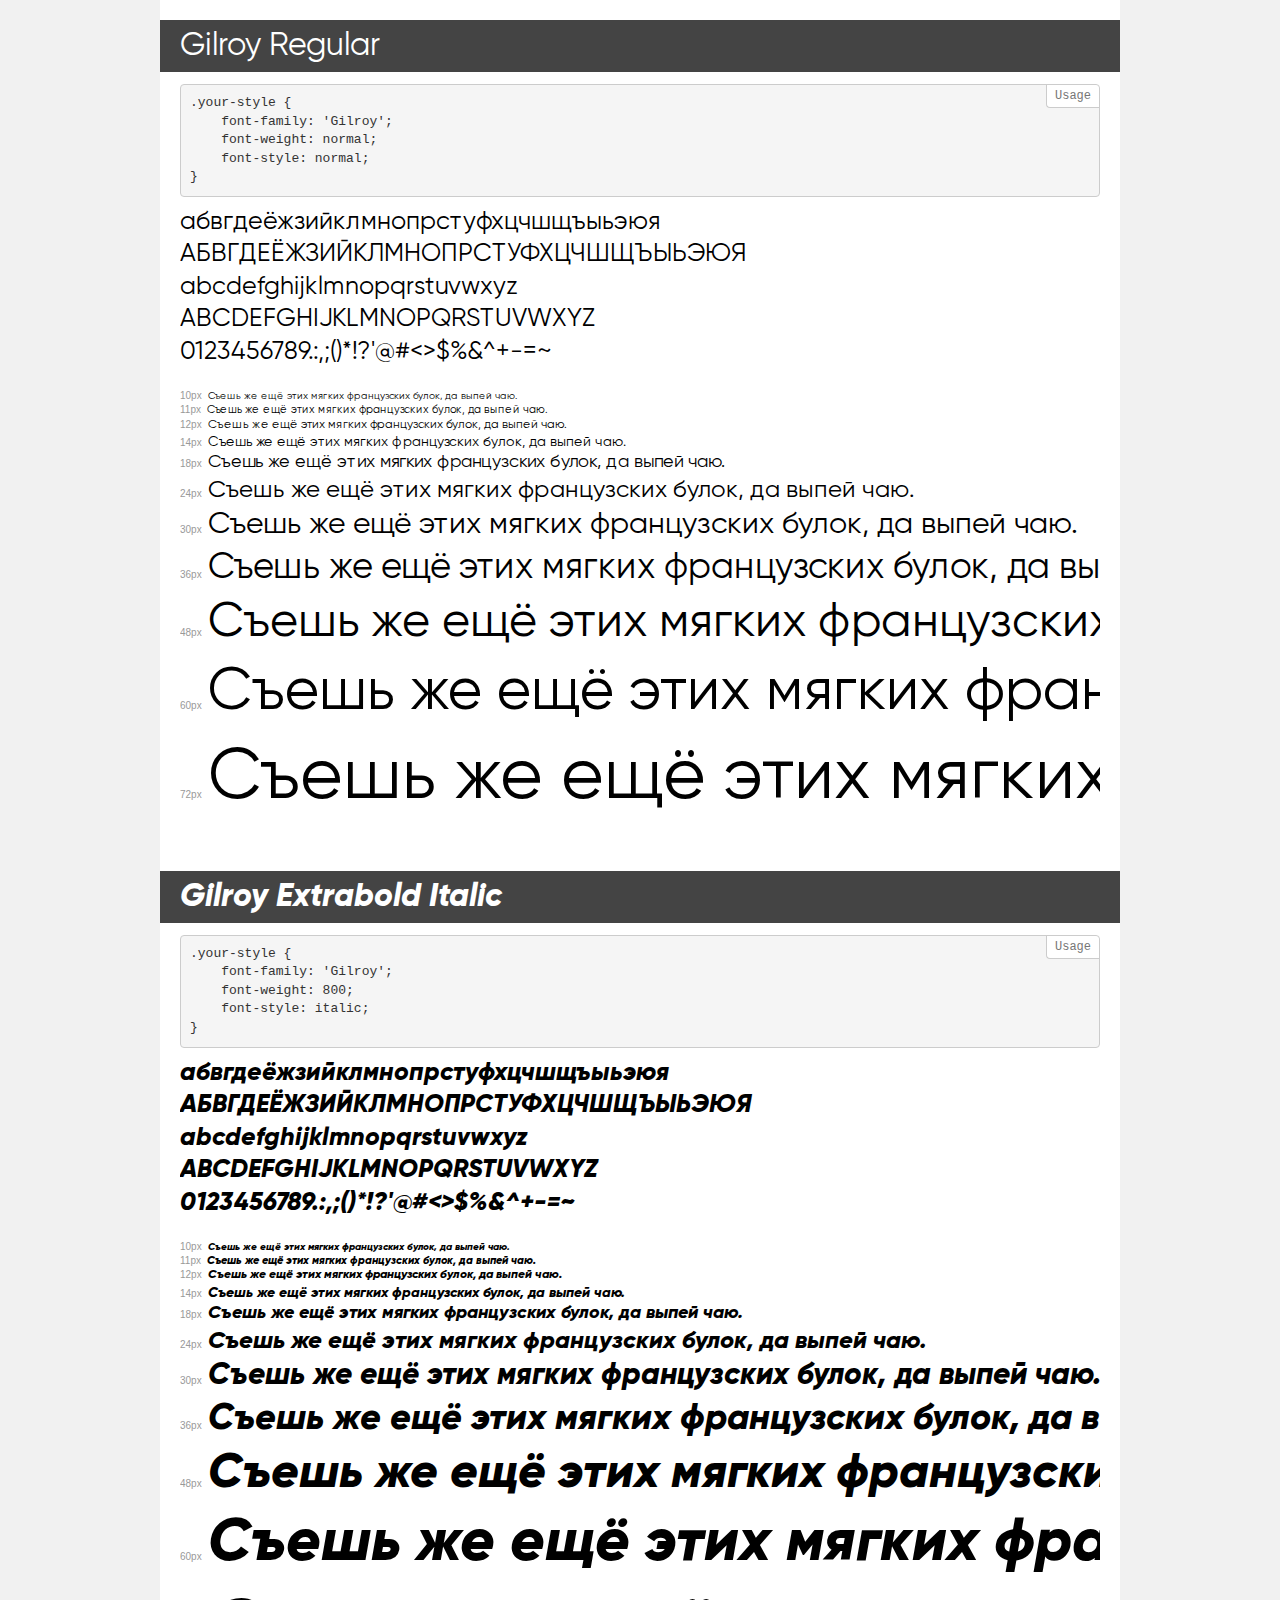
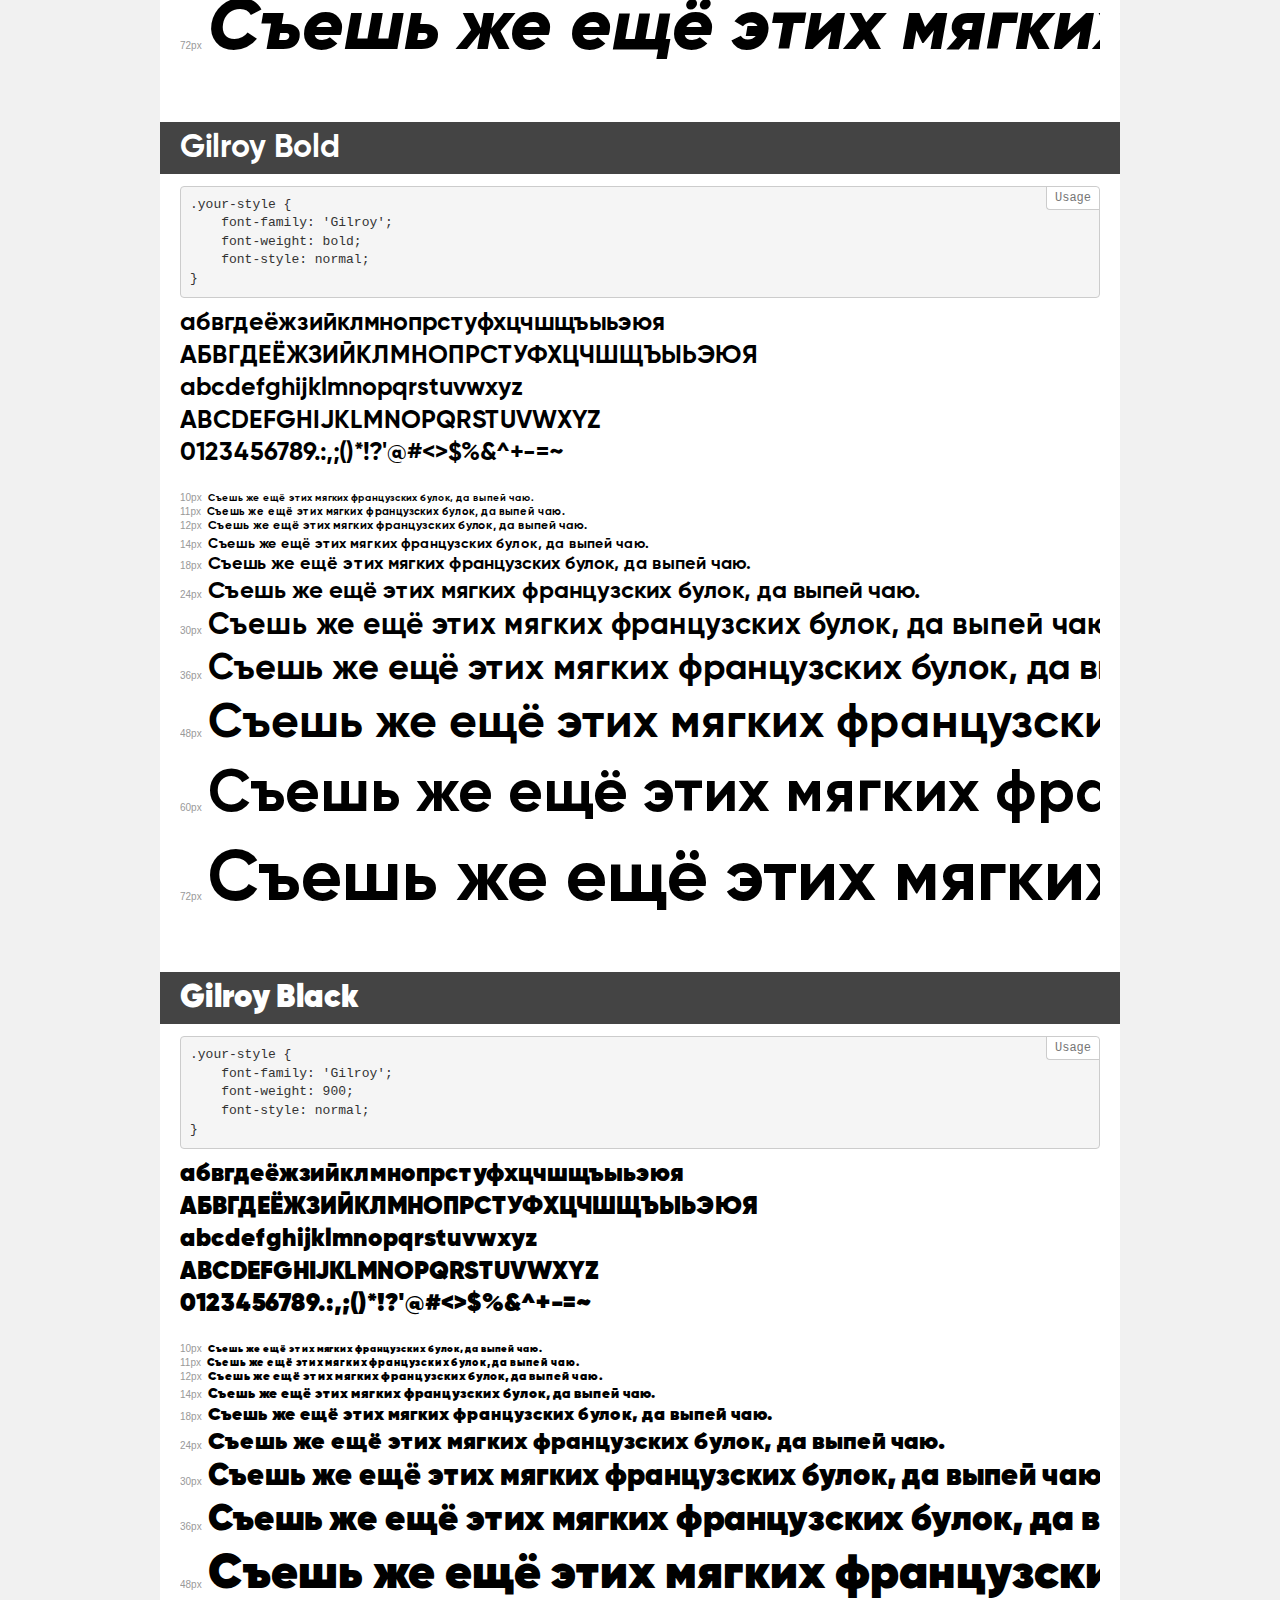
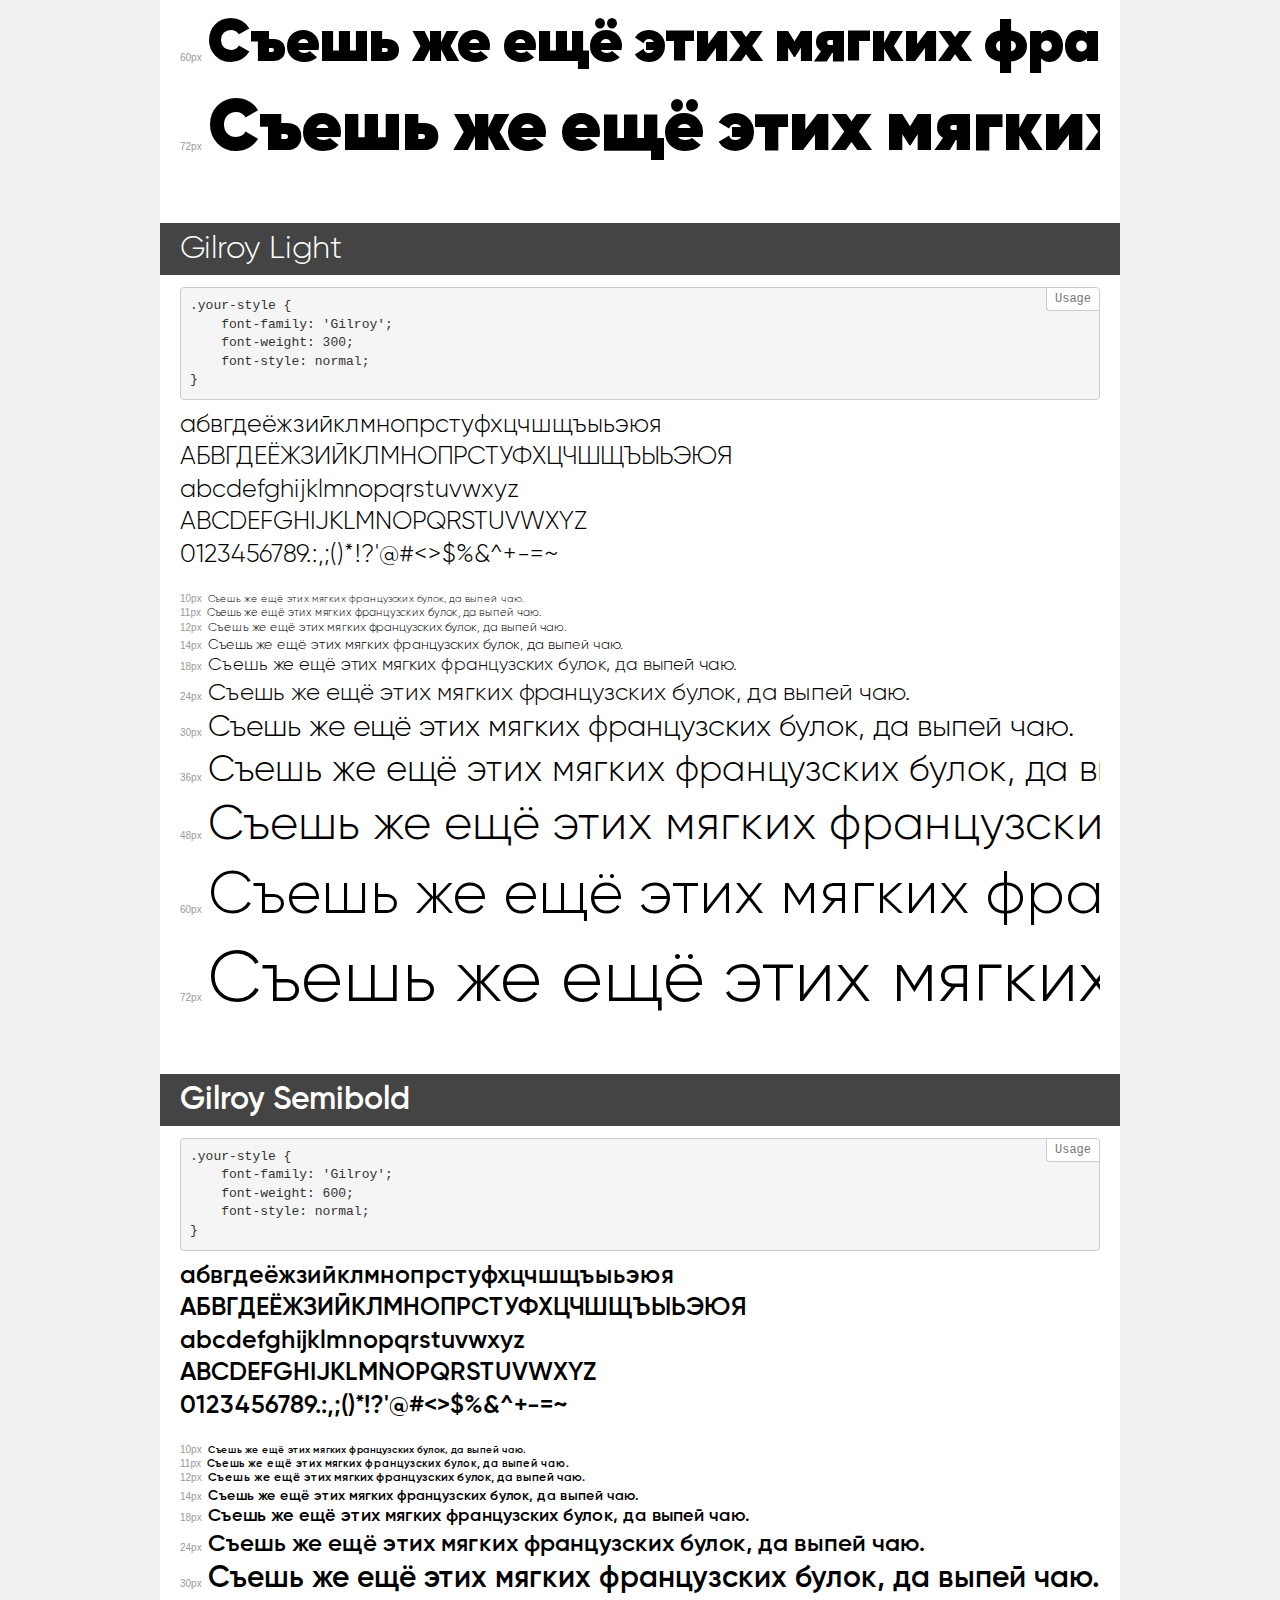
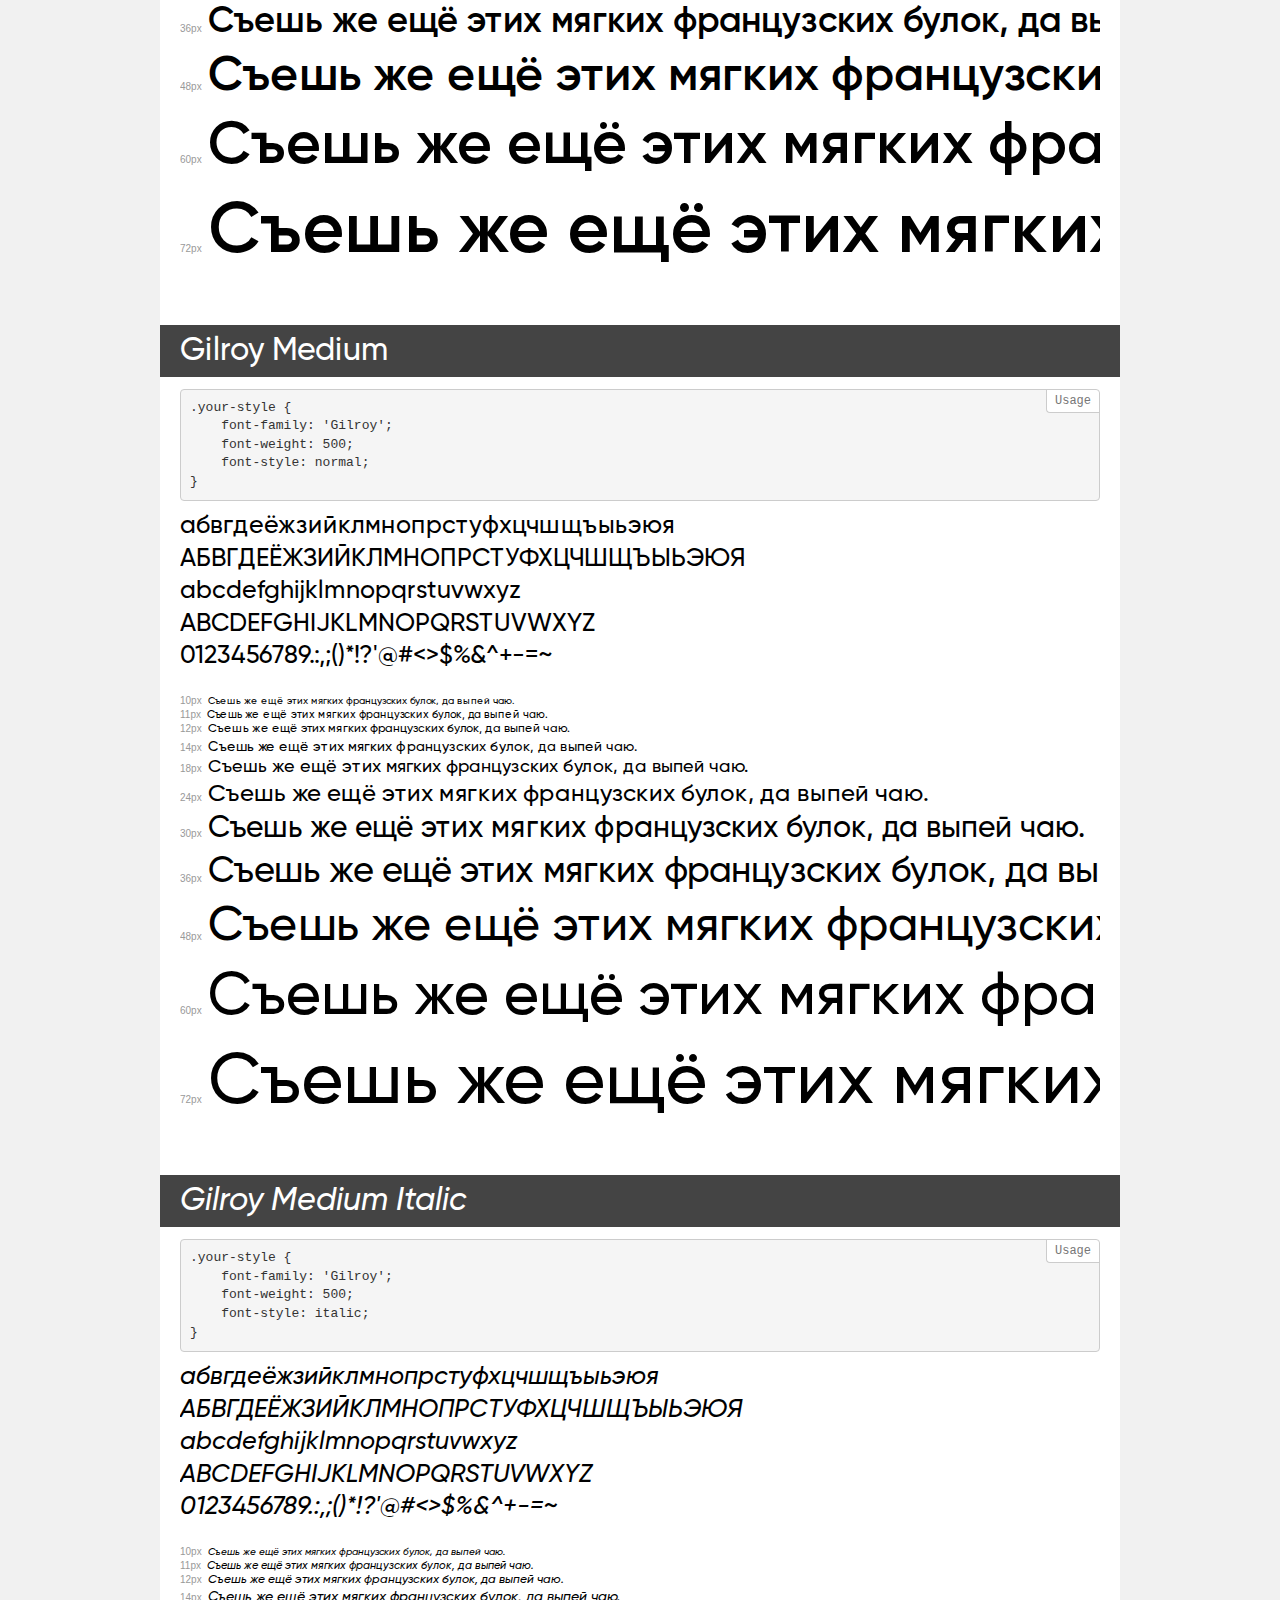
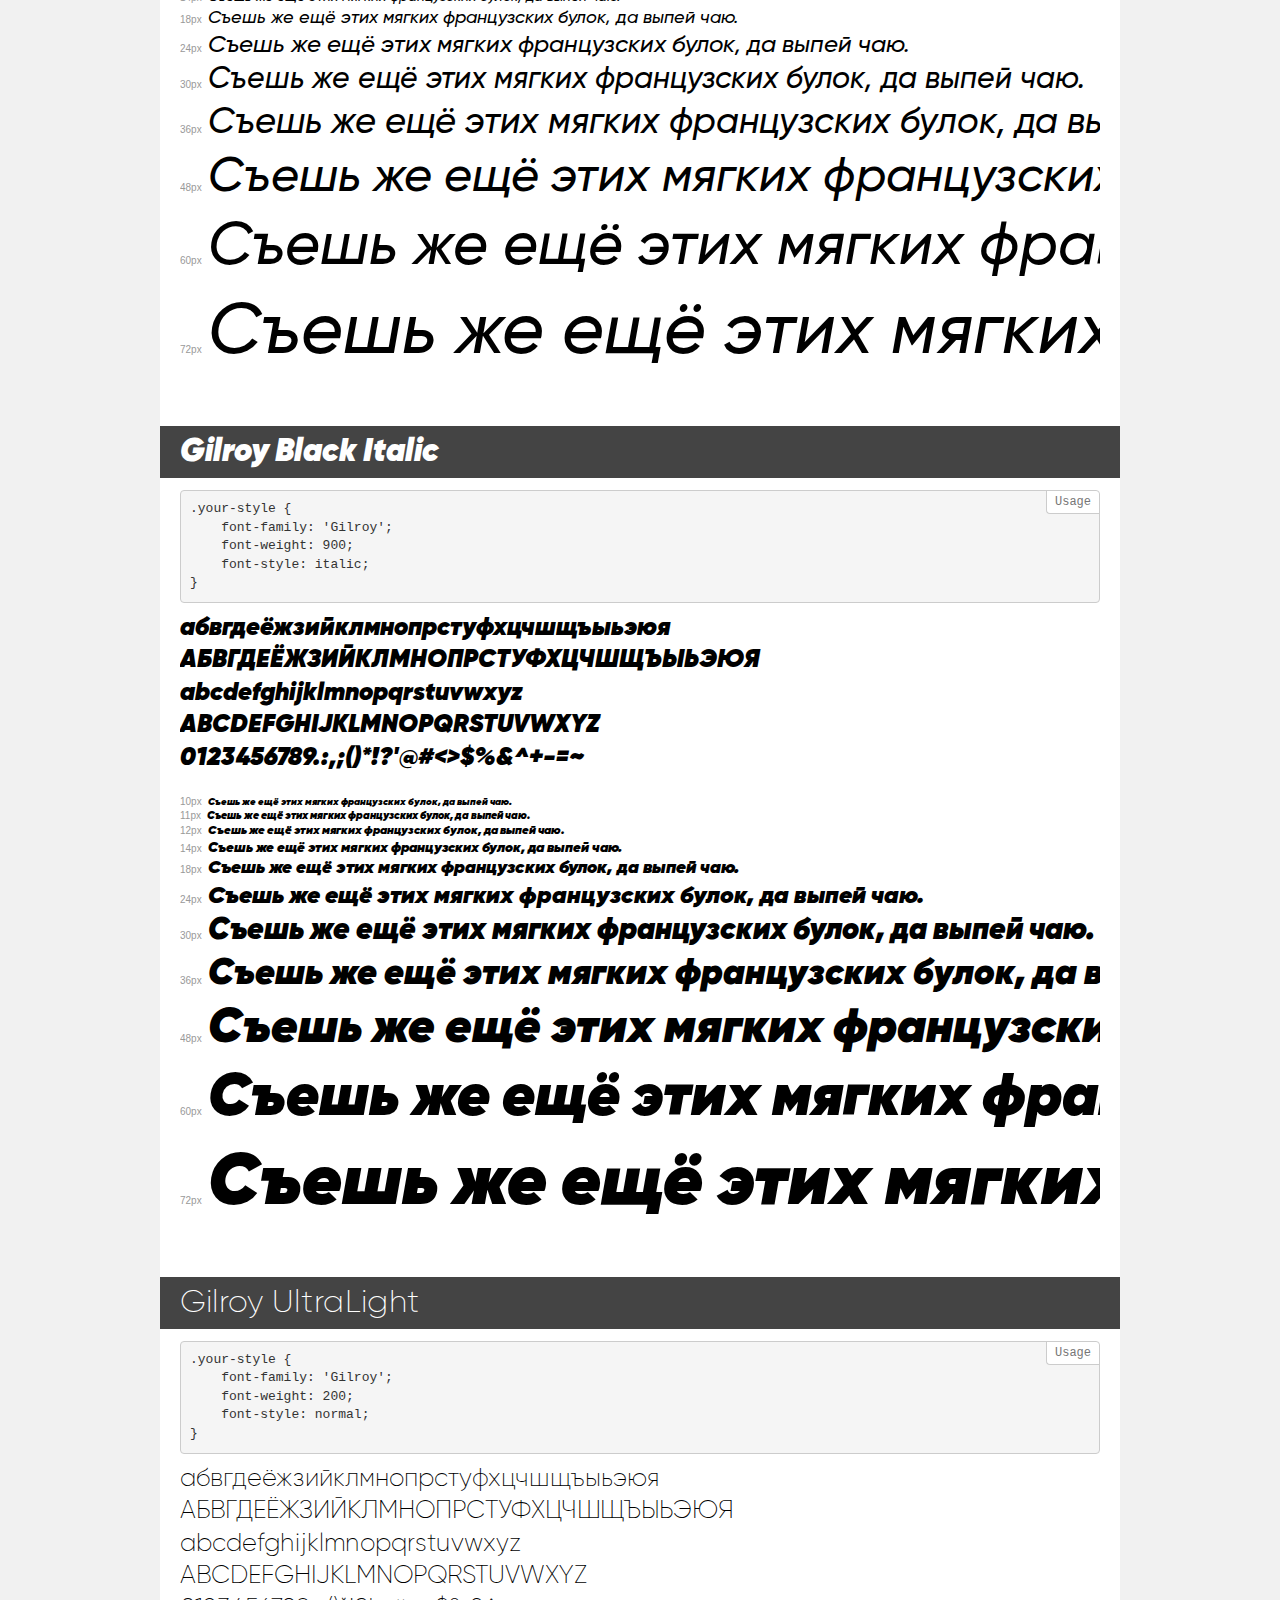
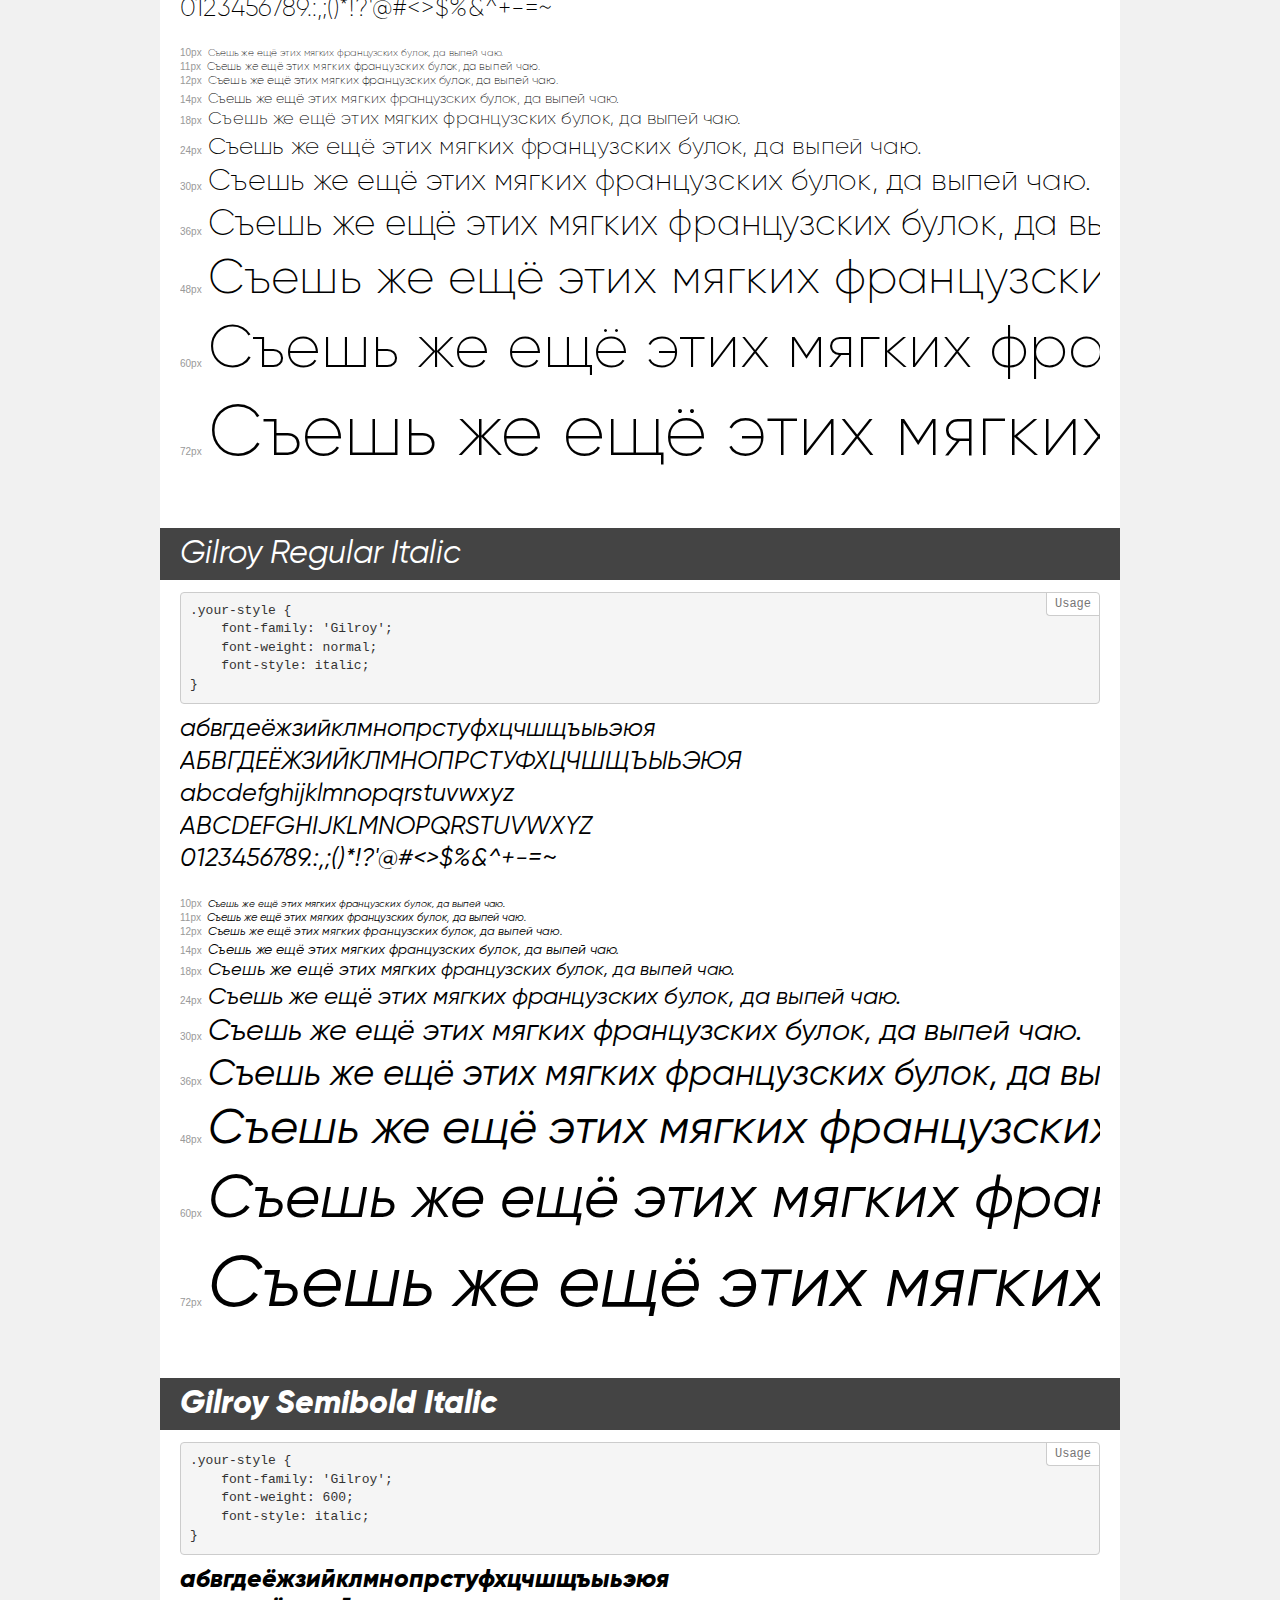
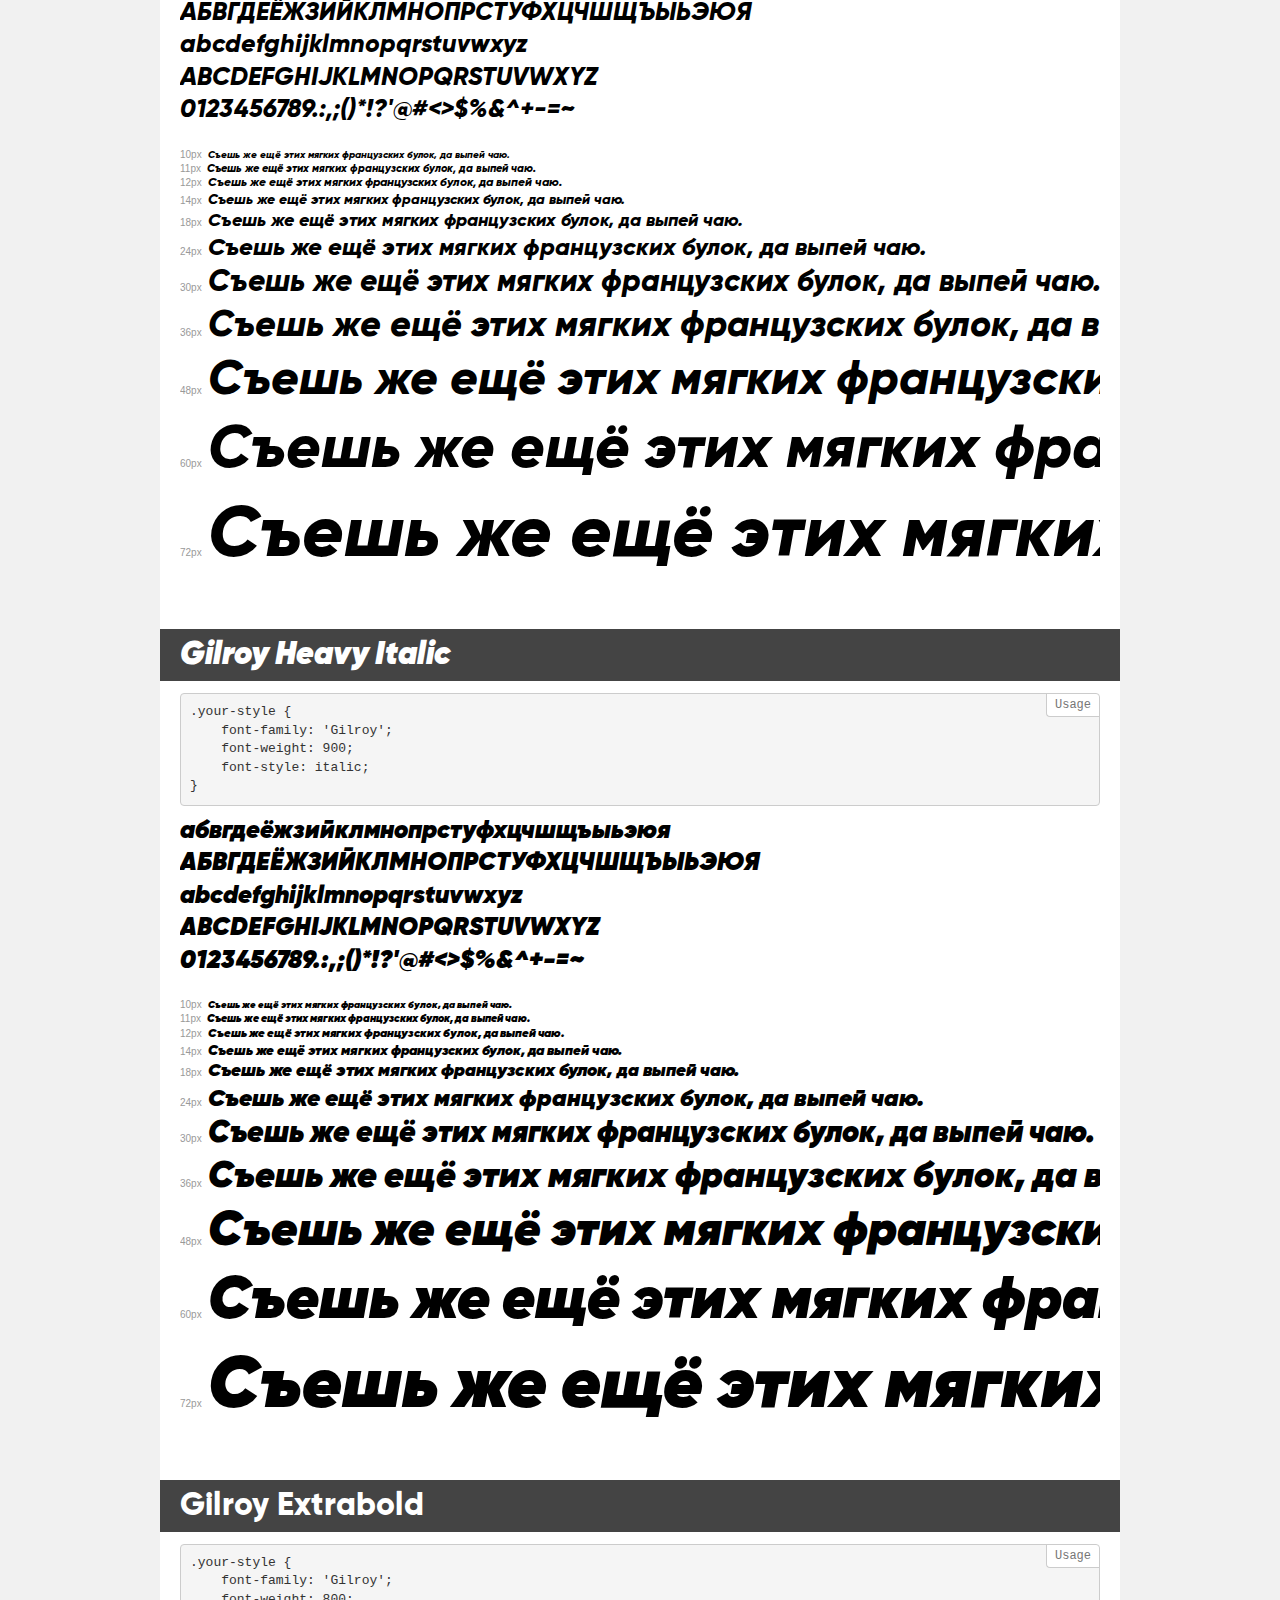
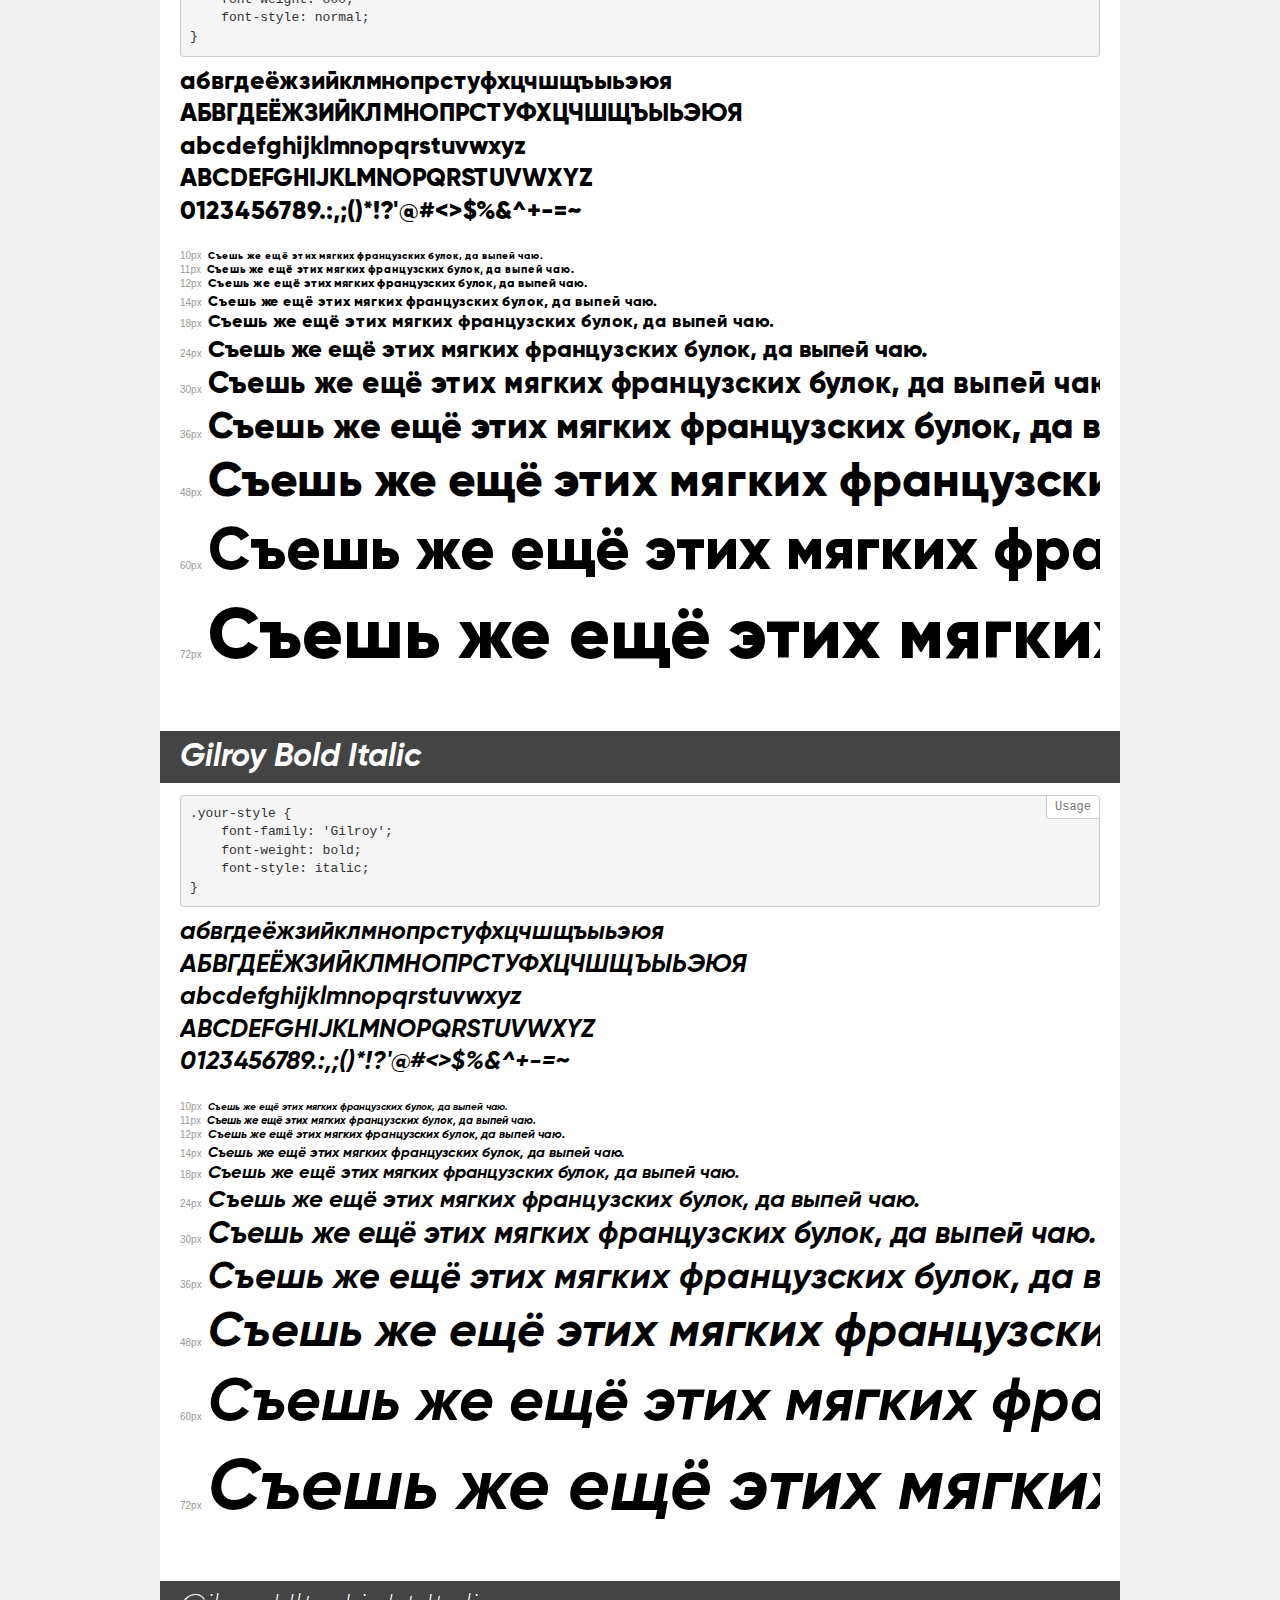
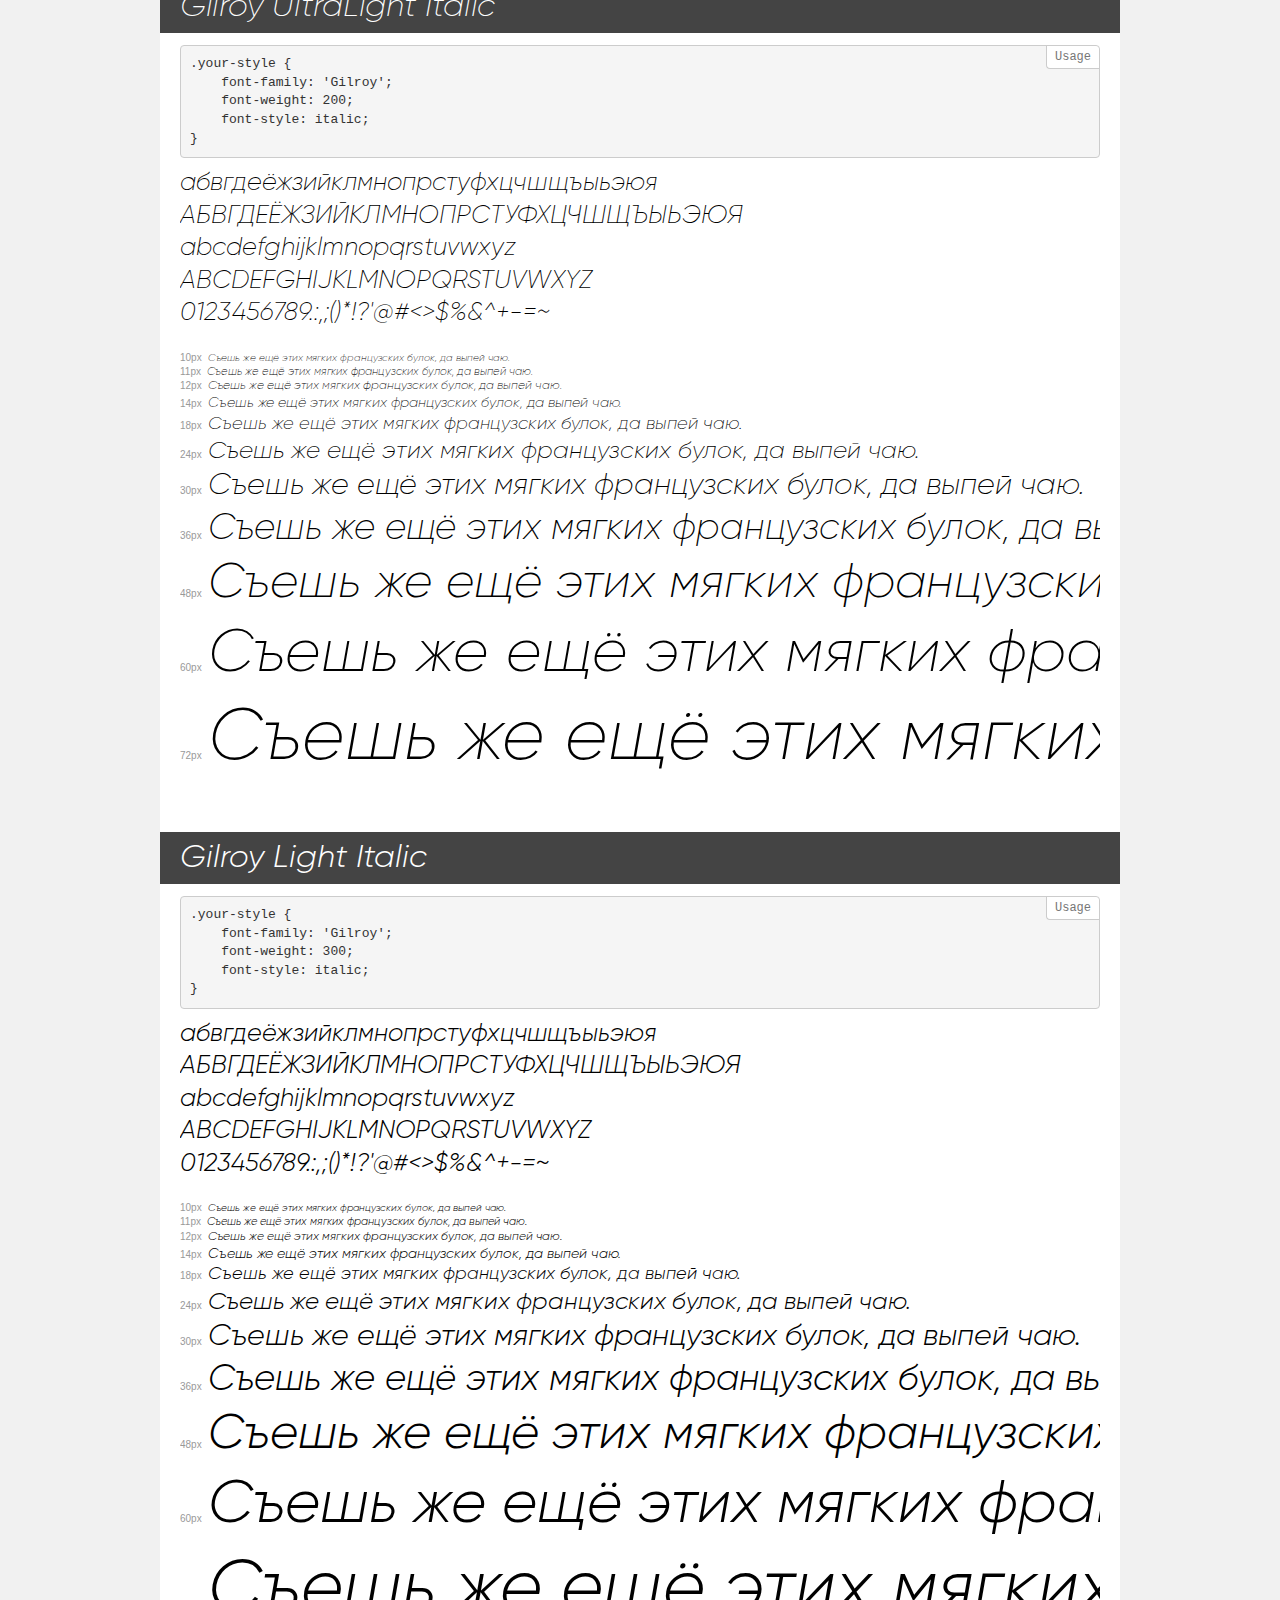
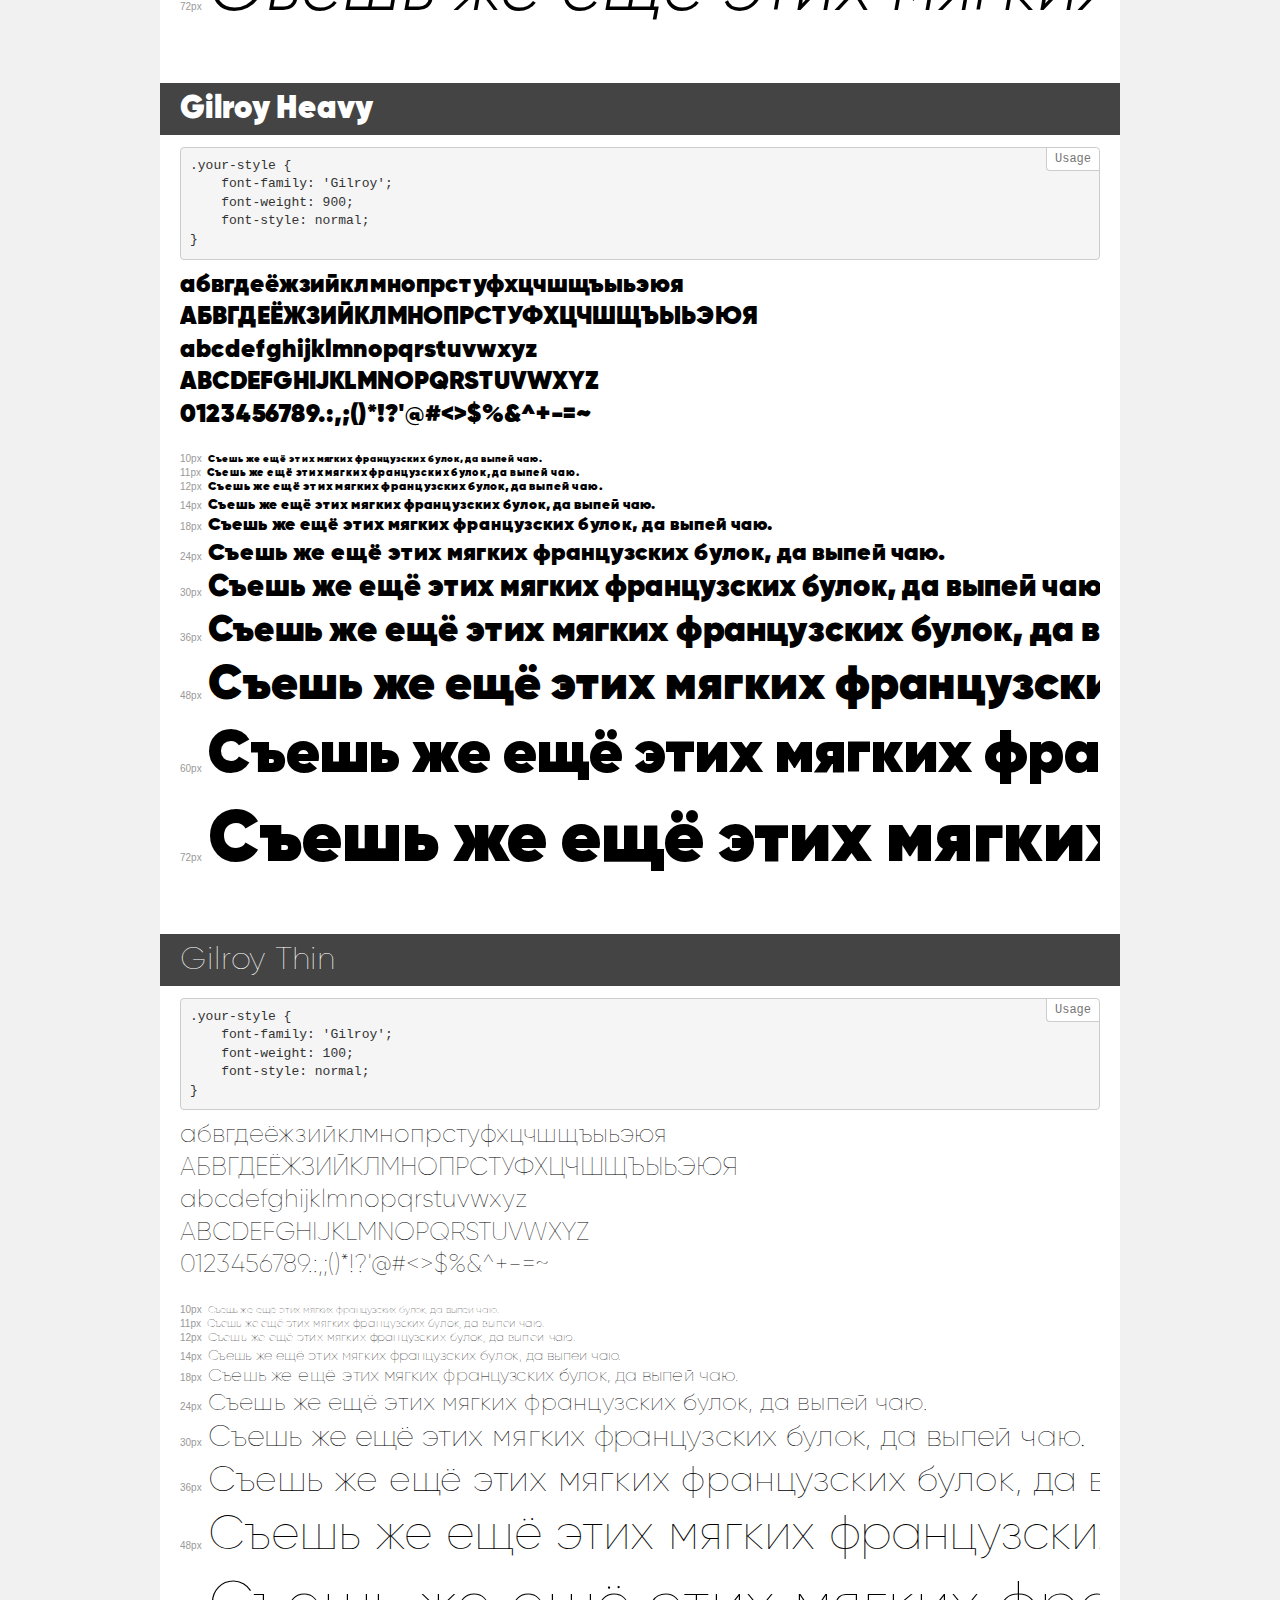
<file: fonts/Gilroy/demo.html>
<!DOCTYPE html>
<html>
<head>
    <meta charset="utf-8">
    <meta http-equiv="X-UA-Compatible" content="IE=edge">
    <meta name="viewport" content="width=device-width, initial-scale=1">
    <meta name="robots" content="noindex, noarchive">
    <meta name="format-detection" content="telephone=no">
    <title>Transfonter demo</title>
    <link href="stylesheet.css" rel="stylesheet">
    <style>
        /*
        http://meyerweb.com/eric/tools/css/reset/
        v2.0 | 20110126
        License: none (public domain)
        */
        html, body, div, span, applet, object, iframe,
        h1, h2, h3, h4, h5, h6, p, blockquote, pre,
        a, abbr, acronym, address, big, cite, code,
        del, dfn, em, img, ins, kbd, q, s, samp,
        small, strike, strong, sub, sup, tt, var,
        b, u, i, center,
        dl, dt, dd, ol, ul, li,
        fieldset, form, label, legend,
        table, caption, tbody, tfoot, thead, tr, th, td,
        article, aside, canvas, details, embed,
        figure, figcaption, footer, header, hgroup,
        menu, nav, output, ruby, section, summary,
        time, mark, audio, video {
            margin: 0;
            padding: 0;
            border: 0;
            font-size: 100%;
            font: inherit;
            vertical-align: baseline;
        }
        /* HTML5 display-role reset for older browsers */
        article, aside, details, figcaption, figure,
        footer, header, hgroup, menu, nav, section {
            display: block;
        }
        body {
            line-height: 1;
        }
        ol, ul {
            list-style: none;
        }
        blockquote, q {
            quotes: none;
        }
        blockquote:before, blockquote:after,
        q:before, q:after {
            content: '';
            content: none;
        }
        table {
            border-collapse: collapse;
            border-spacing: 0;
        }
        /* common styles */
        body {
            background: #f1f1f1;
            color: #000;
        }
        .page {
            background: #fff;
            width: 920px;
            margin: 0 auto;
            padding: 20px 20px 0 20px;
            overflow: hidden;
        }
        .font-container {
            overflow-x: auto;
            overflow-y: hidden;
            margin-bottom: 40px;
            line-height: 1.3;
            white-space: nowrap;
            padding-bottom: 5px;
        }
        h1 {
            position: relative;
            background: #444;
            font-size: 32px;
            color: #fff;
            padding: 10px 20px;
            margin: 0 -20px 12px -20px;
        }
        .letters {
            font-size: 25px;
            margin-bottom: 20px;
        }
        .s10:before {
            content: '10px';
        }
        .s11:before {
            content: '11px';
        }
        .s12:before {
            content: '12px';
        }
        .s14:before {
            content: '14px';
        }
        .s18:before {
            content: '18px';
        }
        .s24:before {
            content: '24px';
        }
        .s30:before {
            content: '30px';
        }
        .s36:before {
            content: '36px';
        }
        .s48:before {
            content: '48px';
        }
        .s60:before {
            content: '60px';
        }
        .s72:before {
            content: '72px';
        }
        .s10:before, .s11:before, .s12:before, .s14:before,
        .s18:before, .s24:before, .s30:before, .s36:before,
        .s48:before, .s60:before, .s72:before {
            font-family: Arial, sans-serif;
            font-size: 10px;
            font-weight: normal;
            font-style: normal;
            color: #999;
            padding-right: 6px;
        }
        pre {
            display: block;
            position: relative;
            padding: 9px;
            margin: 0 0 10px;
            font-family: Monaco, Menlo, Consolas, "Courier New", monospace !important;
            font-size: 13px;
            line-height: 1.428571429;
            color: #333;
            font-weight: normal !important;
            font-style: normal !important;
            background-color: #f5f5f5;
            border: 1px solid #ccc;
            overflow-x: auto;
            border-radius: 4px;
        }
        pre:after {
            display: block;
            position: absolute;
            right: 0;
            top: 0;
            content: 'Usage';
            line-height: 1;
            padding: 5px 8px;
            font-size: 12px;
            color: #767676;
            background-color: #fff;
            border: 1px solid #ccc;
            border-right: none;
            border-top: none;
            border-radius: 0 4px 0 4px;
            z-index: 10;
        }
        /* responsive */
        @media (max-width: 959px) {
            .page {
                width: auto;
                margin: 0;
            }
        }
    </style>
</head>
<body>
<div class="page">
    <div class="demo" style="font-family: 'Gilroy'; font-weight: normal; font-style: normal;">
        <h1>Gilroy Regular</h1>
        <pre>.your-style {
    font-family: 'Gilroy';
    font-weight: normal;
    font-style: normal;
}</pre>
        <div class="font-container">
            <p class="letters">
                абвгдеёжзийклмнопрстуфхцчшщъыьэюя<br>
АБВГДЕЁЖЗИЙКЛМНОПРСТУФХЦЧШЩЪЫЬЭЮЯ<br>
abcdefghijklmnopqrstuvwxyz<br>
ABCDEFGHIJKLMNOPQRSTUVWXYZ<br>
                0123456789.:,;()*!?'@#<>$%&^+-=~
            </p>
            <p class="s10" style="font-size: 10px;">Съешь же ещё этих мягких французских булок, да выпей чаю.</p>
            <p class="s11" style="font-size: 11px;">Съешь же ещё этих мягких французских булок, да выпей чаю.</p>
            <p class="s12" style="font-size: 12px;">Съешь же ещё этих мягких французских булок, да выпей чаю.</p>
            <p class="s14" style="font-size: 14px;">Съешь же ещё этих мягких французских булок, да выпей чаю.</p>
            <p class="s18" style="font-size: 18px;">Съешь же ещё этих мягких французских булок, да выпей чаю.</p>
            <p class="s24" style="font-size: 24px;">Съешь же ещё этих мягких французских булок, да выпей чаю.</p>
            <p class="s30" style="font-size: 30px;">Съешь же ещё этих мягких французских булок, да выпей чаю.</p>
            <p class="s36" style="font-size: 36px;">Съешь же ещё этих мягких французских булок, да выпей чаю.</p>
            <p class="s48" style="font-size: 48px;">Съешь же ещё этих мягких французских булок, да выпей чаю.</p>
            <p class="s60" style="font-size: 60px;">Съешь же ещё этих мягких французских булок, да выпей чаю.</p>
            <p class="s72" style="font-size: 72px;">Съешь же ещё этих мягких французских булок, да выпей чаю.</p>
        </div>
    </div>
    <div class="demo" style="font-family: 'Gilroy'; font-weight: 800; font-style: italic;">
        <h1>Gilroy Extrabold Italic</h1>
        <pre>.your-style {
    font-family: 'Gilroy';
    font-weight: 800;
    font-style: italic;
}</pre>
        <div class="font-container">
            <p class="letters">
                абвгдеёжзийклмнопрстуфхцчшщъыьэюя<br>
АБВГДЕЁЖЗИЙКЛМНОПРСТУФХЦЧШЩЪЫЬЭЮЯ<br>
abcdefghijklmnopqrstuvwxyz<br>
ABCDEFGHIJKLMNOPQRSTUVWXYZ<br>
                0123456789.:,;()*!?'@#<>$%&^+-=~
            </p>
            <p class="s10" style="font-size: 10px;">Съешь же ещё этих мягких французских булок, да выпей чаю.</p>
            <p class="s11" style="font-size: 11px;">Съешь же ещё этих мягких французских булок, да выпей чаю.</p>
            <p class="s12" style="font-size: 12px;">Съешь же ещё этих мягких французских булок, да выпей чаю.</p>
            <p class="s14" style="font-size: 14px;">Съешь же ещё этих мягких французских булок, да выпей чаю.</p>
            <p class="s18" style="font-size: 18px;">Съешь же ещё этих мягких французских булок, да выпей чаю.</p>
            <p class="s24" style="font-size: 24px;">Съешь же ещё этих мягких французских булок, да выпей чаю.</p>
            <p class="s30" style="font-size: 30px;">Съешь же ещё этих мягких французских булок, да выпей чаю.</p>
            <p class="s36" style="font-size: 36px;">Съешь же ещё этих мягких французских булок, да выпей чаю.</p>
            <p class="s48" style="font-size: 48px;">Съешь же ещё этих мягких французских булок, да выпей чаю.</p>
            <p class="s60" style="font-size: 60px;">Съешь же ещё этих мягких французских булок, да выпей чаю.</p>
            <p class="s72" style="font-size: 72px;">Съешь же ещё этих мягких французских булок, да выпей чаю.</p>
        </div>
    </div>
    <div class="demo" style="font-family: 'Gilroy'; font-weight: bold; font-style: normal;">
        <h1>Gilroy Bold</h1>
        <pre>.your-style {
    font-family: 'Gilroy';
    font-weight: bold;
    font-style: normal;
}</pre>
        <div class="font-container">
            <p class="letters">
                абвгдеёжзийклмнопрстуфхцчшщъыьэюя<br>
АБВГДЕЁЖЗИЙКЛМНОПРСТУФХЦЧШЩЪЫЬЭЮЯ<br>
abcdefghijklmnopqrstuvwxyz<br>
ABCDEFGHIJKLMNOPQRSTUVWXYZ<br>
                0123456789.:,;()*!?'@#<>$%&^+-=~
            </p>
            <p class="s10" style="font-size: 10px;">Съешь же ещё этих мягких французских булок, да выпей чаю.</p>
            <p class="s11" style="font-size: 11px;">Съешь же ещё этих мягких французских булок, да выпей чаю.</p>
            <p class="s12" style="font-size: 12px;">Съешь же ещё этих мягких французских булок, да выпей чаю.</p>
            <p class="s14" style="font-size: 14px;">Съешь же ещё этих мягких французских булок, да выпей чаю.</p>
            <p class="s18" style="font-size: 18px;">Съешь же ещё этих мягких французских булок, да выпей чаю.</p>
            <p class="s24" style="font-size: 24px;">Съешь же ещё этих мягких французских булок, да выпей чаю.</p>
            <p class="s30" style="font-size: 30px;">Съешь же ещё этих мягких французских булок, да выпей чаю.</p>
            <p class="s36" style="font-size: 36px;">Съешь же ещё этих мягких французских булок, да выпей чаю.</p>
            <p class="s48" style="font-size: 48px;">Съешь же ещё этих мягких французских булок, да выпей чаю.</p>
            <p class="s60" style="font-size: 60px;">Съешь же ещё этих мягких французских булок, да выпей чаю.</p>
            <p class="s72" style="font-size: 72px;">Съешь же ещё этих мягких французских булок, да выпей чаю.</p>
        </div>
    </div>
    <div class="demo" style="font-family: 'Gilroy'; font-weight: 900; font-style: normal;">
        <h1>Gilroy Black</h1>
        <pre>.your-style {
    font-family: 'Gilroy';
    font-weight: 900;
    font-style: normal;
}</pre>
        <div class="font-container">
            <p class="letters">
                абвгдеёжзийклмнопрстуфхцчшщъыьэюя<br>
АБВГДЕЁЖЗИЙКЛМНОПРСТУФХЦЧШЩЪЫЬЭЮЯ<br>
abcdefghijklmnopqrstuvwxyz<br>
ABCDEFGHIJKLMNOPQRSTUVWXYZ<br>
                0123456789.:,;()*!?'@#<>$%&^+-=~
            </p>
            <p class="s10" style="font-size: 10px;">Съешь же ещё этих мягких французских булок, да выпей чаю.</p>
            <p class="s11" style="font-size: 11px;">Съешь же ещё этих мягких французских булок, да выпей чаю.</p>
            <p class="s12" style="font-size: 12px;">Съешь же ещё этих мягких французских булок, да выпей чаю.</p>
            <p class="s14" style="font-size: 14px;">Съешь же ещё этих мягких французских булок, да выпей чаю.</p>
            <p class="s18" style="font-size: 18px;">Съешь же ещё этих мягких французских булок, да выпей чаю.</p>
            <p class="s24" style="font-size: 24px;">Съешь же ещё этих мягких французских булок, да выпей чаю.</p>
            <p class="s30" style="font-size: 30px;">Съешь же ещё этих мягких французских булок, да выпей чаю.</p>
            <p class="s36" style="font-size: 36px;">Съешь же ещё этих мягких французских булок, да выпей чаю.</p>
            <p class="s48" style="font-size: 48px;">Съешь же ещё этих мягких французских булок, да выпей чаю.</p>
            <p class="s60" style="font-size: 60px;">Съешь же ещё этих мягких французских булок, да выпей чаю.</p>
            <p class="s72" style="font-size: 72px;">Съешь же ещё этих мягких французских булок, да выпей чаю.</p>
        </div>
    </div>
    <div class="demo" style="font-family: 'Gilroy'; font-weight: 300; font-style: normal;">
        <h1>Gilroy Light</h1>
        <pre>.your-style {
    font-family: 'Gilroy';
    font-weight: 300;
    font-style: normal;
}</pre>
        <div class="font-container">
            <p class="letters">
                абвгдеёжзийклмнопрстуфхцчшщъыьэюя<br>
АБВГДЕЁЖЗИЙКЛМНОПРСТУФХЦЧШЩЪЫЬЭЮЯ<br>
abcdefghijklmnopqrstuvwxyz<br>
ABCDEFGHIJKLMNOPQRSTUVWXYZ<br>
                0123456789.:,;()*!?'@#<>$%&^+-=~
            </p>
            <p class="s10" style="font-size: 10px;">Съешь же ещё этих мягких французских булок, да выпей чаю.</p>
            <p class="s11" style="font-size: 11px;">Съешь же ещё этих мягких французских булок, да выпей чаю.</p>
            <p class="s12" style="font-size: 12px;">Съешь же ещё этих мягких французских булок, да выпей чаю.</p>
            <p class="s14" style="font-size: 14px;">Съешь же ещё этих мягких французских булок, да выпей чаю.</p>
            <p class="s18" style="font-size: 18px;">Съешь же ещё этих мягких французских булок, да выпей чаю.</p>
            <p class="s24" style="font-size: 24px;">Съешь же ещё этих мягких французских булок, да выпей чаю.</p>
            <p class="s30" style="font-size: 30px;">Съешь же ещё этих мягких французских булок, да выпей чаю.</p>
            <p class="s36" style="font-size: 36px;">Съешь же ещё этих мягких французских булок, да выпей чаю.</p>
            <p class="s48" style="font-size: 48px;">Съешь же ещё этих мягких французских булок, да выпей чаю.</p>
            <p class="s60" style="font-size: 60px;">Съешь же ещё этих мягких французских булок, да выпей чаю.</p>
            <p class="s72" style="font-size: 72px;">Съешь же ещё этих мягких французских булок, да выпей чаю.</p>
        </div>
    </div>
    <div class="demo" style="font-family: 'Gilroy'; font-weight: 600; font-style: normal;">
        <h1>Gilroy Semibold</h1>
        <pre>.your-style {
    font-family: 'Gilroy';
    font-weight: 600;
    font-style: normal;
}</pre>
        <div class="font-container">
            <p class="letters">
                абвгдеёжзийклмнопрстуфхцчшщъыьэюя<br>
АБВГДЕЁЖЗИЙКЛМНОПРСТУФХЦЧШЩЪЫЬЭЮЯ<br>
abcdefghijklmnopqrstuvwxyz<br>
ABCDEFGHIJKLMNOPQRSTUVWXYZ<br>
                0123456789.:,;()*!?'@#<>$%&^+-=~
            </p>
            <p class="s10" style="font-size: 10px;">Съешь же ещё этих мягких французских булок, да выпей чаю.</p>
            <p class="s11" style="font-size: 11px;">Съешь же ещё этих мягких французских булок, да выпей чаю.</p>
            <p class="s12" style="font-size: 12px;">Съешь же ещё этих мягких французских булок, да выпей чаю.</p>
            <p class="s14" style="font-size: 14px;">Съешь же ещё этих мягких французских булок, да выпей чаю.</p>
            <p class="s18" style="font-size: 18px;">Съешь же ещё этих мягких французских булок, да выпей чаю.</p>
            <p class="s24" style="font-size: 24px;">Съешь же ещё этих мягких французских булок, да выпей чаю.</p>
            <p class="s30" style="font-size: 30px;">Съешь же ещё этих мягких французских булок, да выпей чаю.</p>
            <p class="s36" style="font-size: 36px;">Съешь же ещё этих мягких французских булок, да выпей чаю.</p>
            <p class="s48" style="font-size: 48px;">Съешь же ещё этих мягких французских булок, да выпей чаю.</p>
            <p class="s60" style="font-size: 60px;">Съешь же ещё этих мягких французских булок, да выпей чаю.</p>
            <p class="s72" style="font-size: 72px;">Съешь же ещё этих мягких французских булок, да выпей чаю.</p>
        </div>
    </div>
    <div class="demo" style="font-family: 'Gilroy'; font-weight: 500; font-style: normal;">
        <h1>Gilroy Medium</h1>
        <pre>.your-style {
    font-family: 'Gilroy';
    font-weight: 500;
    font-style: normal;
}</pre>
        <div class="font-container">
            <p class="letters">
                абвгдеёжзийклмнопрстуфхцчшщъыьэюя<br>
АБВГДЕЁЖЗИЙКЛМНОПРСТУФХЦЧШЩЪЫЬЭЮЯ<br>
abcdefghijklmnopqrstuvwxyz<br>
ABCDEFGHIJKLMNOPQRSTUVWXYZ<br>
                0123456789.:,;()*!?'@#<>$%&^+-=~
            </p>
            <p class="s10" style="font-size: 10px;">Съешь же ещё этих мягких французских булок, да выпей чаю.</p>
            <p class="s11" style="font-size: 11px;">Съешь же ещё этих мягких французских булок, да выпей чаю.</p>
            <p class="s12" style="font-size: 12px;">Съешь же ещё этих мягких французских булок, да выпей чаю.</p>
            <p class="s14" style="font-size: 14px;">Съешь же ещё этих мягких французских булок, да выпей чаю.</p>
            <p class="s18" style="font-size: 18px;">Съешь же ещё этих мягких французских булок, да выпей чаю.</p>
            <p class="s24" style="font-size: 24px;">Съешь же ещё этих мягких французских булок, да выпей чаю.</p>
            <p class="s30" style="font-size: 30px;">Съешь же ещё этих мягких французских булок, да выпей чаю.</p>
            <p class="s36" style="font-size: 36px;">Съешь же ещё этих мягких французских булок, да выпей чаю.</p>
            <p class="s48" style="font-size: 48px;">Съешь же ещё этих мягких французских булок, да выпей чаю.</p>
            <p class="s60" style="font-size: 60px;">Съешь же ещё этих мягких французских булок, да выпей чаю.</p>
            <p class="s72" style="font-size: 72px;">Съешь же ещё этих мягких французских булок, да выпей чаю.</p>
        </div>
    </div>
    <div class="demo" style="font-family: 'Gilroy'; font-weight: 500; font-style: italic;">
        <h1>Gilroy Medium Italic</h1>
        <pre>.your-style {
    font-family: 'Gilroy';
    font-weight: 500;
    font-style: italic;
}</pre>
        <div class="font-container">
            <p class="letters">
                абвгдеёжзийклмнопрстуфхцчшщъыьэюя<br>
АБВГДЕЁЖЗИЙКЛМНОПРСТУФХЦЧШЩЪЫЬЭЮЯ<br>
abcdefghijklmnopqrstuvwxyz<br>
ABCDEFGHIJKLMNOPQRSTUVWXYZ<br>
                0123456789.:,;()*!?'@#<>$%&^+-=~
            </p>
            <p class="s10" style="font-size: 10px;">Съешь же ещё этих мягких французских булок, да выпей чаю.</p>
            <p class="s11" style="font-size: 11px;">Съешь же ещё этих мягких французских булок, да выпей чаю.</p>
            <p class="s12" style="font-size: 12px;">Съешь же ещё этих мягких французских булок, да выпей чаю.</p>
            <p class="s14" style="font-size: 14px;">Съешь же ещё этих мягких французских булок, да выпей чаю.</p>
            <p class="s18" style="font-size: 18px;">Съешь же ещё этих мягких французских булок, да выпей чаю.</p>
            <p class="s24" style="font-size: 24px;">Съешь же ещё этих мягких французских булок, да выпей чаю.</p>
            <p class="s30" style="font-size: 30px;">Съешь же ещё этих мягких французских булок, да выпей чаю.</p>
            <p class="s36" style="font-size: 36px;">Съешь же ещё этих мягких французских булок, да выпей чаю.</p>
            <p class="s48" style="font-size: 48px;">Съешь же ещё этих мягких французских булок, да выпей чаю.</p>
            <p class="s60" style="font-size: 60px;">Съешь же ещё этих мягких французских булок, да выпей чаю.</p>
            <p class="s72" style="font-size: 72px;">Съешь же ещё этих мягких французских булок, да выпей чаю.</p>
        </div>
    </div>
    <div class="demo" style="font-family: 'Gilroy'; font-weight: 900; font-style: italic;">
        <h1>Gilroy Black Italic</h1>
        <pre>.your-style {
    font-family: 'Gilroy';
    font-weight: 900;
    font-style: italic;
}</pre>
        <div class="font-container">
            <p class="letters">
                абвгдеёжзийклмнопрстуфхцчшщъыьэюя<br>
АБВГДЕЁЖЗИЙКЛМНОПРСТУФХЦЧШЩЪЫЬЭЮЯ<br>
abcdefghijklmnopqrstuvwxyz<br>
ABCDEFGHIJKLMNOPQRSTUVWXYZ<br>
                0123456789.:,;()*!?'@#<>$%&^+-=~
            </p>
            <p class="s10" style="font-size: 10px;">Съешь же ещё этих мягких французских булок, да выпей чаю.</p>
            <p class="s11" style="font-size: 11px;">Съешь же ещё этих мягких французских булок, да выпей чаю.</p>
            <p class="s12" style="font-size: 12px;">Съешь же ещё этих мягких французских булок, да выпей чаю.</p>
            <p class="s14" style="font-size: 14px;">Съешь же ещё этих мягких французских булок, да выпей чаю.</p>
            <p class="s18" style="font-size: 18px;">Съешь же ещё этих мягких французских булок, да выпей чаю.</p>
            <p class="s24" style="font-size: 24px;">Съешь же ещё этих мягких французских булок, да выпей чаю.</p>
            <p class="s30" style="font-size: 30px;">Съешь же ещё этих мягких французских булок, да выпей чаю.</p>
            <p class="s36" style="font-size: 36px;">Съешь же ещё этих мягких французских булок, да выпей чаю.</p>
            <p class="s48" style="font-size: 48px;">Съешь же ещё этих мягких французских булок, да выпей чаю.</p>
            <p class="s60" style="font-size: 60px;">Съешь же ещё этих мягких французских булок, да выпей чаю.</p>
            <p class="s72" style="font-size: 72px;">Съешь же ещё этих мягких французских булок, да выпей чаю.</p>
        </div>
    </div>
    <div class="demo" style="font-family: 'Gilroy'; font-weight: 200; font-style: normal;">
        <h1>Gilroy UltraLight</h1>
        <pre>.your-style {
    font-family: 'Gilroy';
    font-weight: 200;
    font-style: normal;
}</pre>
        <div class="font-container">
            <p class="letters">
                абвгдеёжзийклмнопрстуфхцчшщъыьэюя<br>
АБВГДЕЁЖЗИЙКЛМНОПРСТУФХЦЧШЩЪЫЬЭЮЯ<br>
abcdefghijklmnopqrstuvwxyz<br>
ABCDEFGHIJKLMNOPQRSTUVWXYZ<br>
                0123456789.:,;()*!?'@#<>$%&^+-=~
            </p>
            <p class="s10" style="font-size: 10px;">Съешь же ещё этих мягких французских булок, да выпей чаю.</p>
            <p class="s11" style="font-size: 11px;">Съешь же ещё этих мягких французских булок, да выпей чаю.</p>
            <p class="s12" style="font-size: 12px;">Съешь же ещё этих мягких французских булок, да выпей чаю.</p>
            <p class="s14" style="font-size: 14px;">Съешь же ещё этих мягких французских булок, да выпей чаю.</p>
            <p class="s18" style="font-size: 18px;">Съешь же ещё этих мягких французских булок, да выпей чаю.</p>
            <p class="s24" style="font-size: 24px;">Съешь же ещё этих мягких французских булок, да выпей чаю.</p>
            <p class="s30" style="font-size: 30px;">Съешь же ещё этих мягких французских булок, да выпей чаю.</p>
            <p class="s36" style="font-size: 36px;">Съешь же ещё этих мягких французских булок, да выпей чаю.</p>
            <p class="s48" style="font-size: 48px;">Съешь же ещё этих мягких французских булок, да выпей чаю.</p>
            <p class="s60" style="font-size: 60px;">Съешь же ещё этих мягких французских булок, да выпей чаю.</p>
            <p class="s72" style="font-size: 72px;">Съешь же ещё этих мягких французских булок, да выпей чаю.</p>
        </div>
    </div>
    <div class="demo" style="font-family: 'Gilroy'; font-weight: normal; font-style: italic;">
        <h1>Gilroy Regular Italic</h1>
        <pre>.your-style {
    font-family: 'Gilroy';
    font-weight: normal;
    font-style: italic;
}</pre>
        <div class="font-container">
            <p class="letters">
                абвгдеёжзийклмнопрстуфхцчшщъыьэюя<br>
АБВГДЕЁЖЗИЙКЛМНОПРСТУФХЦЧШЩЪЫЬЭЮЯ<br>
abcdefghijklmnopqrstuvwxyz<br>
ABCDEFGHIJKLMNOPQRSTUVWXYZ<br>
                0123456789.:,;()*!?'@#<>$%&^+-=~
            </p>
            <p class="s10" style="font-size: 10px;">Съешь же ещё этих мягких французских булок, да выпей чаю.</p>
            <p class="s11" style="font-size: 11px;">Съешь же ещё этих мягких французских булок, да выпей чаю.</p>
            <p class="s12" style="font-size: 12px;">Съешь же ещё этих мягких французских булок, да выпей чаю.</p>
            <p class="s14" style="font-size: 14px;">Съешь же ещё этих мягких французских булок, да выпей чаю.</p>
            <p class="s18" style="font-size: 18px;">Съешь же ещё этих мягких французских булок, да выпей чаю.</p>
            <p class="s24" style="font-size: 24px;">Съешь же ещё этих мягких французских булок, да выпей чаю.</p>
            <p class="s30" style="font-size: 30px;">Съешь же ещё этих мягких французских булок, да выпей чаю.</p>
            <p class="s36" style="font-size: 36px;">Съешь же ещё этих мягких французских булок, да выпей чаю.</p>
            <p class="s48" style="font-size: 48px;">Съешь же ещё этих мягких французских булок, да выпей чаю.</p>
            <p class="s60" style="font-size: 60px;">Съешь же ещё этих мягких французских булок, да выпей чаю.</p>
            <p class="s72" style="font-size: 72px;">Съешь же ещё этих мягких французских булок, да выпей чаю.</p>
        </div>
    </div>
    <div class="demo" style="font-family: 'Gilroy'; font-weight: 600; font-style: italic;">
        <h1>Gilroy Semibold Italic</h1>
        <pre>.your-style {
    font-family: 'Gilroy';
    font-weight: 600;
    font-style: italic;
}</pre>
        <div class="font-container">
            <p class="letters">
                абвгдеёжзийклмнопрстуфхцчшщъыьэюя<br>
АБВГДЕЁЖЗИЙКЛМНОПРСТУФХЦЧШЩЪЫЬЭЮЯ<br>
abcdefghijklmnopqrstuvwxyz<br>
ABCDEFGHIJKLMNOPQRSTUVWXYZ<br>
                0123456789.:,;()*!?'@#<>$%&^+-=~
            </p>
            <p class="s10" style="font-size: 10px;">Съешь же ещё этих мягких французских булок, да выпей чаю.</p>
            <p class="s11" style="font-size: 11px;">Съешь же ещё этих мягких французских булок, да выпей чаю.</p>
            <p class="s12" style="font-size: 12px;">Съешь же ещё этих мягких французских булок, да выпей чаю.</p>
            <p class="s14" style="font-size: 14px;">Съешь же ещё этих мягких французских булок, да выпей чаю.</p>
            <p class="s18" style="font-size: 18px;">Съешь же ещё этих мягких французских булок, да выпей чаю.</p>
            <p class="s24" style="font-size: 24px;">Съешь же ещё этих мягких французских булок, да выпей чаю.</p>
            <p class="s30" style="font-size: 30px;">Съешь же ещё этих мягких французских булок, да выпей чаю.</p>
            <p class="s36" style="font-size: 36px;">Съешь же ещё этих мягких французских булок, да выпей чаю.</p>
            <p class="s48" style="font-size: 48px;">Съешь же ещё этих мягких французских булок, да выпей чаю.</p>
            <p class="s60" style="font-size: 60px;">Съешь же ещё этих мягких французских булок, да выпей чаю.</p>
            <p class="s72" style="font-size: 72px;">Съешь же ещё этих мягких французских булок, да выпей чаю.</p>
        </div>
    </div>
    <div class="demo" style="font-family: 'Gilroy'; font-weight: 900; font-style: italic;">
        <h1>Gilroy Heavy Italic</h1>
        <pre>.your-style {
    font-family: 'Gilroy';
    font-weight: 900;
    font-style: italic;
}</pre>
        <div class="font-container">
            <p class="letters">
                абвгдеёжзийклмнопрстуфхцчшщъыьэюя<br>
АБВГДЕЁЖЗИЙКЛМНОПРСТУФХЦЧШЩЪЫЬЭЮЯ<br>
abcdefghijklmnopqrstuvwxyz<br>
ABCDEFGHIJKLMNOPQRSTUVWXYZ<br>
                0123456789.:,;()*!?'@#<>$%&^+-=~
            </p>
            <p class="s10" style="font-size: 10px;">Съешь же ещё этих мягких французских булок, да выпей чаю.</p>
            <p class="s11" style="font-size: 11px;">Съешь же ещё этих мягких французских булок, да выпей чаю.</p>
            <p class="s12" style="font-size: 12px;">Съешь же ещё этих мягких французских булок, да выпей чаю.</p>
            <p class="s14" style="font-size: 14px;">Съешь же ещё этих мягких французских булок, да выпей чаю.</p>
            <p class="s18" style="font-size: 18px;">Съешь же ещё этих мягких французских булок, да выпей чаю.</p>
            <p class="s24" style="font-size: 24px;">Съешь же ещё этих мягких французских булок, да выпей чаю.</p>
            <p class="s30" style="font-size: 30px;">Съешь же ещё этих мягких французских булок, да выпей чаю.</p>
            <p class="s36" style="font-size: 36px;">Съешь же ещё этих мягких французских булок, да выпей чаю.</p>
            <p class="s48" style="font-size: 48px;">Съешь же ещё этих мягких французских булок, да выпей чаю.</p>
            <p class="s60" style="font-size: 60px;">Съешь же ещё этих мягких французских булок, да выпей чаю.</p>
            <p class="s72" style="font-size: 72px;">Съешь же ещё этих мягких французских булок, да выпей чаю.</p>
        </div>
    </div>
    <div class="demo" style="font-family: 'Gilroy'; font-weight: 800; font-style: normal;">
        <h1>Gilroy Extrabold</h1>
        <pre>.your-style {
    font-family: 'Gilroy';
    font-weight: 800;
    font-style: normal;
}</pre>
        <div class="font-container">
            <p class="letters">
                абвгдеёжзийклмнопрстуфхцчшщъыьэюя<br>
АБВГДЕЁЖЗИЙКЛМНОПРСТУФХЦЧШЩЪЫЬЭЮЯ<br>
abcdefghijklmnopqrstuvwxyz<br>
ABCDEFGHIJKLMNOPQRSTUVWXYZ<br>
                0123456789.:,;()*!?'@#<>$%&^+-=~
            </p>
            <p class="s10" style="font-size: 10px;">Съешь же ещё этих мягких французских булок, да выпей чаю.</p>
            <p class="s11" style="font-size: 11px;">Съешь же ещё этих мягких французских булок, да выпей чаю.</p>
            <p class="s12" style="font-size: 12px;">Съешь же ещё этих мягких французских булок, да выпей чаю.</p>
            <p class="s14" style="font-size: 14px;">Съешь же ещё этих мягких французских булок, да выпей чаю.</p>
            <p class="s18" style="font-size: 18px;">Съешь же ещё этих мягких французских булок, да выпей чаю.</p>
            <p class="s24" style="font-size: 24px;">Съешь же ещё этих мягких французских булок, да выпей чаю.</p>
            <p class="s30" style="font-size: 30px;">Съешь же ещё этих мягких французских булок, да выпей чаю.</p>
            <p class="s36" style="font-size: 36px;">Съешь же ещё этих мягких французских булок, да выпей чаю.</p>
            <p class="s48" style="font-size: 48px;">Съешь же ещё этих мягких французских булок, да выпей чаю.</p>
            <p class="s60" style="font-size: 60px;">Съешь же ещё этих мягких французских булок, да выпей чаю.</p>
            <p class="s72" style="font-size: 72px;">Съешь же ещё этих мягких французских булок, да выпей чаю.</p>
        </div>
    </div>
    <div class="demo" style="font-family: 'Gilroy'; font-weight: bold; font-style: italic;">
        <h1>Gilroy Bold Italic</h1>
        <pre>.your-style {
    font-family: 'Gilroy';
    font-weight: bold;
    font-style: italic;
}</pre>
        <div class="font-container">
            <p class="letters">
                абвгдеёжзийклмнопрстуфхцчшщъыьэюя<br>
АБВГДЕЁЖЗИЙКЛМНОПРСТУФХЦЧШЩЪЫЬЭЮЯ<br>
abcdefghijklmnopqrstuvwxyz<br>
ABCDEFGHIJKLMNOPQRSTUVWXYZ<br>
                0123456789.:,;()*!?'@#<>$%&^+-=~
            </p>
            <p class="s10" style="font-size: 10px;">Съешь же ещё этих мягких французских булок, да выпей чаю.</p>
            <p class="s11" style="font-size: 11px;">Съешь же ещё этих мягких французских булок, да выпей чаю.</p>
            <p class="s12" style="font-size: 12px;">Съешь же ещё этих мягких французских булок, да выпей чаю.</p>
            <p class="s14" style="font-size: 14px;">Съешь же ещё этих мягких французских булок, да выпей чаю.</p>
            <p class="s18" style="font-size: 18px;">Съешь же ещё этих мягких французских булок, да выпей чаю.</p>
            <p class="s24" style="font-size: 24px;">Съешь же ещё этих мягких французских булок, да выпей чаю.</p>
            <p class="s30" style="font-size: 30px;">Съешь же ещё этих мягких французских булок, да выпей чаю.</p>
            <p class="s36" style="font-size: 36px;">Съешь же ещё этих мягких французских булок, да выпей чаю.</p>
            <p class="s48" style="font-size: 48px;">Съешь же ещё этих мягких французских булок, да выпей чаю.</p>
            <p class="s60" style="font-size: 60px;">Съешь же ещё этих мягких французских булок, да выпей чаю.</p>
            <p class="s72" style="font-size: 72px;">Съешь же ещё этих мягких французских булок, да выпей чаю.</p>
        </div>
    </div>
    <div class="demo" style="font-family: 'Gilroy'; font-weight: 200; font-style: italic;">
        <h1>Gilroy UltraLight Italic</h1>
        <pre>.your-style {
    font-family: 'Gilroy';
    font-weight: 200;
    font-style: italic;
}</pre>
        <div class="font-container">
            <p class="letters">
                абвгдеёжзийклмнопрстуфхцчшщъыьэюя<br>
АБВГДЕЁЖЗИЙКЛМНОПРСТУФХЦЧШЩЪЫЬЭЮЯ<br>
abcdefghijklmnopqrstuvwxyz<br>
ABCDEFGHIJKLMNOPQRSTUVWXYZ<br>
                0123456789.:,;()*!?'@#<>$%&^+-=~
            </p>
            <p class="s10" style="font-size: 10px;">Съешь же ещё этих мягких французских булок, да выпей чаю.</p>
            <p class="s11" style="font-size: 11px;">Съешь же ещё этих мягких французских булок, да выпей чаю.</p>
            <p class="s12" style="font-size: 12px;">Съешь же ещё этих мягких французских булок, да выпей чаю.</p>
            <p class="s14" style="font-size: 14px;">Съешь же ещё этих мягких французских булок, да выпей чаю.</p>
            <p class="s18" style="font-size: 18px;">Съешь же ещё этих мягких французских булок, да выпей чаю.</p>
            <p class="s24" style="font-size: 24px;">Съешь же ещё этих мягких французских булок, да выпей чаю.</p>
            <p class="s30" style="font-size: 30px;">Съешь же ещё этих мягких французских булок, да выпей чаю.</p>
            <p class="s36" style="font-size: 36px;">Съешь же ещё этих мягких французских булок, да выпей чаю.</p>
            <p class="s48" style="font-size: 48px;">Съешь же ещё этих мягких французских булок, да выпей чаю.</p>
            <p class="s60" style="font-size: 60px;">Съешь же ещё этих мягких французских булок, да выпей чаю.</p>
            <p class="s72" style="font-size: 72px;">Съешь же ещё этих мягких французских булок, да выпей чаю.</p>
        </div>
    </div>
    <div class="demo" style="font-family: 'Gilroy'; font-weight: 300; font-style: italic;">
        <h1>Gilroy Light Italic</h1>
        <pre>.your-style {
    font-family: 'Gilroy';
    font-weight: 300;
    font-style: italic;
}</pre>
        <div class="font-container">
            <p class="letters">
                абвгдеёжзийклмнопрстуфхцчшщъыьэюя<br>
АБВГДЕЁЖЗИЙКЛМНОПРСТУФХЦЧШЩЪЫЬЭЮЯ<br>
abcdefghijklmnopqrstuvwxyz<br>
ABCDEFGHIJKLMNOPQRSTUVWXYZ<br>
                0123456789.:,;()*!?'@#<>$%&^+-=~
            </p>
            <p class="s10" style="font-size: 10px;">Съешь же ещё этих мягких французских булок, да выпей чаю.</p>
            <p class="s11" style="font-size: 11px;">Съешь же ещё этих мягких французских булок, да выпей чаю.</p>
            <p class="s12" style="font-size: 12px;">Съешь же ещё этих мягких французских булок, да выпей чаю.</p>
            <p class="s14" style="font-size: 14px;">Съешь же ещё этих мягких французских булок, да выпей чаю.</p>
            <p class="s18" style="font-size: 18px;">Съешь же ещё этих мягких французских булок, да выпей чаю.</p>
            <p class="s24" style="font-size: 24px;">Съешь же ещё этих мягких французских булок, да выпей чаю.</p>
            <p class="s30" style="font-size: 30px;">Съешь же ещё этих мягких французских булок, да выпей чаю.</p>
            <p class="s36" style="font-size: 36px;">Съешь же ещё этих мягких французских булок, да выпей чаю.</p>
            <p class="s48" style="font-size: 48px;">Съешь же ещё этих мягких французских булок, да выпей чаю.</p>
            <p class="s60" style="font-size: 60px;">Съешь же ещё этих мягких французских булок, да выпей чаю.</p>
            <p class="s72" style="font-size: 72px;">Съешь же ещё этих мягких французских булок, да выпей чаю.</p>
        </div>
    </div>
    <div class="demo" style="font-family: 'Gilroy'; font-weight: 900; font-style: normal;">
        <h1>Gilroy Heavy</h1>
        <pre>.your-style {
    font-family: 'Gilroy';
    font-weight: 900;
    font-style: normal;
}</pre>
        <div class="font-container">
            <p class="letters">
                абвгдеёжзийклмнопрстуфхцчшщъыьэюя<br>
АБВГДЕЁЖЗИЙКЛМНОПРСТУФХЦЧШЩЪЫЬЭЮЯ<br>
abcdefghijklmnopqrstuvwxyz<br>
ABCDEFGHIJKLMNOPQRSTUVWXYZ<br>
                0123456789.:,;()*!?'@#<>$%&^+-=~
            </p>
            <p class="s10" style="font-size: 10px;">Съешь же ещё этих мягких французских булок, да выпей чаю.</p>
            <p class="s11" style="font-size: 11px;">Съешь же ещё этих мягких французских булок, да выпей чаю.</p>
            <p class="s12" style="font-size: 12px;">Съешь же ещё этих мягких французских булок, да выпей чаю.</p>
            <p class="s14" style="font-size: 14px;">Съешь же ещё этих мягких французских булок, да выпей чаю.</p>
            <p class="s18" style="font-size: 18px;">Съешь же ещё этих мягких французских булок, да выпей чаю.</p>
            <p class="s24" style="font-size: 24px;">Съешь же ещё этих мягких французских булок, да выпей чаю.</p>
            <p class="s30" style="font-size: 30px;">Съешь же ещё этих мягких французских булок, да выпей чаю.</p>
            <p class="s36" style="font-size: 36px;">Съешь же ещё этих мягких французских булок, да выпей чаю.</p>
            <p class="s48" style="font-size: 48px;">Съешь же ещё этих мягких французских булок, да выпей чаю.</p>
            <p class="s60" style="font-size: 60px;">Съешь же ещё этих мягких французских булок, да выпей чаю.</p>
            <p class="s72" style="font-size: 72px;">Съешь же ещё этих мягких французских булок, да выпей чаю.</p>
        </div>
    </div>
    <div class="demo" style="font-family: 'Gilroy'; font-weight: 100; font-style: normal;">
        <h1>Gilroy Thin</h1>
        <pre>.your-style {
    font-family: 'Gilroy';
    font-weight: 100;
    font-style: normal;
}</pre>
        <div class="font-container">
            <p class="letters">
                абвгдеёжзийклмнопрстуфхцчшщъыьэюя<br>
АБВГДЕЁЖЗИЙКЛМНОПРСТУФХЦЧШЩЪЫЬЭЮЯ<br>
abcdefghijklmnopqrstuvwxyz<br>
ABCDEFGHIJKLMNOPQRSTUVWXYZ<br>
                0123456789.:,;()*!?'@#<>$%&^+-=~
            </p>
            <p class="s10" style="font-size: 10px;">Съешь же ещё этих мягких французских булок, да выпей чаю.</p>
            <p class="s11" style="font-size: 11px;">Съешь же ещё этих мягких французских булок, да выпей чаю.</p>
            <p class="s12" style="font-size: 12px;">Съешь же ещё этих мягких французских булок, да выпей чаю.</p>
            <p class="s14" style="font-size: 14px;">Съешь же ещё этих мягких французских булок, да выпей чаю.</p>
            <p class="s18" style="font-size: 18px;">Съешь же ещё этих мягких французских булок, да выпей чаю.</p>
            <p class="s24" style="font-size: 24px;">Съешь же ещё этих мягких французских булок, да выпей чаю.</p>
            <p class="s30" style="font-size: 30px;">Съешь же ещё этих мягких французских булок, да выпей чаю.</p>
            <p class="s36" style="font-size: 36px;">Съешь же ещё этих мягких французских булок, да выпей чаю.</p>
            <p class="s48" style="font-size: 48px;">Съешь же ещё этих мягких французских булок, да выпей чаю.</p>
            <p class="s60" style="font-size: 60px;">Съешь же ещё этих мягких французских булок, да выпей чаю.</p>
            <p class="s72" style="font-size: 72px;">Съешь же ещё этих мягких французских булок, да выпей чаю.</p>
        </div>
    </div>
    <div class="demo" style="font-family: 'Gilroy'; font-weight: 100; font-style: italic;">
        <h1>Gilroy Thin Italic</h1>
        <pre>.your-style {
    font-family: 'Gilroy';
    font-weight: 100;
    font-style: italic;
}</pre>
        <div class="font-container">
            <p class="letters">
                абвгдеёжзийклмнопрстуфхцчшщъыьэюя<br>
АБВГДЕЁЖЗИЙКЛМНОПРСТУФХЦЧШЩЪЫЬЭЮЯ<br>
abcdefghijklmnopqrstuvwxyz<br>
ABCDEFGHIJKLMNOPQRSTUVWXYZ<br>
                0123456789.:,;()*!?'@#<>$%&^+-=~
            </p>
            <p class="s10" style="font-size: 10px;">Съешь же ещё этих мягких французских булок, да выпей чаю.</p>
            <p class="s11" style="font-size: 11px;">Съешь же ещё этих мягких французских булок, да выпей чаю.</p>
            <p class="s12" style="font-size: 12px;">Съешь же ещё этих мягких французских булок, да выпей чаю.</p>
            <p class="s14" style="font-size: 14px;">Съешь же ещё этих мягких французских булок, да выпей чаю.</p>
            <p class="s18" style="font-size: 18px;">Съешь же ещё этих мягких французских булок, да выпей чаю.</p>
            <p class="s24" style="font-size: 24px;">Съешь же ещё этих мягких французских булок, да выпей чаю.</p>
            <p class="s30" style="font-size: 30px;">Съешь же ещё этих мягких французских булок, да выпей чаю.</p>
            <p class="s36" style="font-size: 36px;">Съешь же ещё этих мягких французских булок, да выпей чаю.</p>
            <p class="s48" style="font-size: 48px;">Съешь же ещё этих мягких французских булок, да выпей чаю.</p>
            <p class="s60" style="font-size: 60px;">Съешь же ещё этих мягких французских булок, да выпей чаю.</p>
            <p class="s72" style="font-size: 72px;">Съешь же ещё этих мягких французских булок, да выпей чаю.</p>
        </div>
    </div>
</div>
</body>
</html>
</file>
<file: css/main.css>
@charset "UTF-8";
:root {
  --font-family: "Gilroy", sans-serif;
  --second-family: "Unbounded", sans-serif;
  --green: #60ea05;
  --violet: #7e5af0;
  --white: #fff;
  --grey: #dddddd;
  --black: #000;
  --line: #d2cedb;
  --text: #49484b;
  --blue: #0bbac7;
  --background: #f2effa;
  --footer-bg: #0b0b0c;
  --header-bg: #0b0b0c;
}

@font-face {
  font-family: "Gilroy";
  src: url("../fonts/Gilroy/Gilroy-Regular.woff2") format("woff2");
  font-weight: 400;
  font-style: normal;
  font-display: swap;
}
@font-face {
  font-family: "Gilroy";
  src: url("../fonts/Gilroy/Gilroy-Semibold.woff2") format("woff2");
  font-weight: 600;
  font-style: normal;
  font-display: swap;
}
@font-face {
  font-family: "Gilroy";
  src: url("../fonts/Gilroy/Gilroy-Bold.woff2") format("woff2");
  font-weight: 700;
  font-style: normal;
  font-display: swap;
}
@font-face {
  font-family: "Gilroy";
  src: url("../fonts/Gilroy/Gilroy-Medium.woff2") format("woff2");
  font-weight: 500;
  font-style: normal;
  font-display: swap;
}
@font-face {
  font-family: "Unbounded";
  src: url("../fonts/Unbounded/Unbounded-ExtraLight.ttf") format("woff2");
  font-weight: 300;
  font-style: normal;
  font-display: swap;
}
@font-face {
  font-family: "Unbounded";
  src: url("../fonts/Unbounded/Unbounded-Regular.ttf") format("woff2");
  font-weight: 400;
  font-style: normal;
  font-display: swap;
}
@font-face {
  font-family: "Unbounded";
  src: url("../fonts/Unbounded/Unbounded-Medium.ttf") format("woff2");
  font-weight: 500;
  font-style: normal;
  font-display: swap;
}
@font-face {
  font-family: "Unbounded";
  src: url("../fonts/unbounded-v7-cyrillic_latin-300.woff2") format("woff2");
  font-weight: 300;
  font-style: normal;
  font-display: swap;
}
@font-face {
  font-family: "Unbounded";
  src: url("../fonts/unbounded-v7-cyrillic_latin-regular.woff2") format("woff2");
  font-weight: 400;
  font-style: normal;
  font-display: swap;
}
@font-face {
  src: url("../fonts/Unbounded/unbounded-v7-cyrillic_latin-500.woff2") format("woff2");
  font-family: "Unbounded";
  font-weight: 500;
  font-style: normal;
  font-display: swap;
}
/*! normalize.css v8.0.1 | MIT License | github.com/necolas/normalize.css */
html {
  line-height: 1.15;
  -webkit-text-size-adjust: 100%;
}

body {
  margin: 0;
}

main {
  display: block;
}

h1 {
  font-size: 2em;
  margin: 0.67em 0;
}

hr {
  box-sizing: content-box;
  height: 0;
  overflow: visible;
}

pre {
  font-family: monospace, monospace;
  font-size: 1em;
}

a {
  background-color: rgba(0, 0, 0, 0);
}

abbr[title] {
  border-bottom: none;
  text-decoration: underline;
  -webkit-text-decoration: underline dotted;
          text-decoration: underline dotted;
}

b,
strong {
  font-weight: bolder;
}

code,
kbd,
samp {
  font-family: monospace, monospace;
  font-size: 1em;
}

small {
  font-size: 80%;
}

sub,
sup {
  font-size: 75%;
  line-height: 0;
  position: relative;
  vertical-align: baseline;
}

sub {
  bottom: -0.25em;
}

sup {
  top: -0.5em;
}

img {
  border-style: none;
}

button,
input,
optgroup,
select,
textarea {
  font-family: inherit;
  font-size: 100%;
  line-height: 1.15;
  margin: 0;
}

button,
input {
  overflow: visible;
}

button,
select {
  text-transform: none;
}

button,
[type=button],
[type=reset],
[type=submit] {
  -webkit-appearance: button;
}

button::-moz-focus-inner,
[type=button]::-moz-focus-inner,
[type=reset]::-moz-focus-inner,
[type=submit]::-moz-focus-inner {
  border-style: none;
  padding: 0;
}

button:-moz-focusring,
[type=button]:-moz-focusring,
[type=reset]:-moz-focusring,
[type=submit]:-moz-focusring {
  outline: 1px dotted ButtonText;
}

fieldset {
  padding: 0.35em 0.75em 0.625em;
}

legend {
  box-sizing: border-box;
  color: inherit;
  display: table;
  max-width: 100%;
  padding: 0;
  white-space: normal;
}

progress {
  vertical-align: baseline;
}

textarea {
  overflow: auto;
}

[type=checkbox],
[type=radio] {
  box-sizing: border-box;
  padding: 0;
}

[type=number]::-webkit-inner-spin-button,
[type=number]::-webkit-outer-spin-button {
  height: auto;
}

[type=search] {
  -webkit-appearance: textfield;
  outline-offset: -2px;
}

[type=search]::-webkit-search-decoration {
  -webkit-appearance: none;
}

::-webkit-file-upload-button {
  -webkit-appearance: button;
  font: inherit;
}

details {
  display: block;
}

summary {
  display: list-item;
}

template {
  display: none;
}

[hidden] {
  display: none;
}

* {
  margin: 0;
  padding: 0;
  box-sizing: border-box;
}

h1,
h2,
h3,
h4,
h5,
h6 {
  margin: 0;
  padding: 0;
}

html {
  box-sizing: border-box;
  height: 100%;
  scroll-behavior: smooth;
}

html *,
html *::before,
html *::after {
  box-sizing: border-box;
}

body {
  margin: 0;
  min-width: 375px;
  position: relative;
  overflow-x: hidden;
  font-style: normal;
  font-size: 16px;
  background-color: var(--background);
  color: var(--text);
  line-height: 1.5;
  max-width: 100%;
  width: 100%;
  font-family: var(--font-family);
  font-weight: 400;
}

img {
  height: auto;
  max-width: 100%;
  display: block;
}

figure {
  margin-inline: 0;
}

input,
textarea,
a,
select,
button {
  font-family: inherit;
  font-size: inherit;
  line-height: inherit;
  letter-spacing: inherit;
}

input,
textarea {
  max-width: 100%;
  width: 100%;
}

a {
  text-decoration: none;
  color: inherit;
  font-family: inherit;
  font-style: inherit;
}

address {
  font-style: normal;
}

input::-webkit-outer-spin-button,
input::-webkit-inner-spin-button {
  -webkit-appearance: none;
}

textarea {
  resize: none;
}

svg * {
  transition-property: fill, stroke;
}

[class*=copyrights-pane] {
  display: none !important;
}

[data-simplebar] {
  max-width: 100%; /* Задает максимальную ширину для скроллируемой области */
  overflow-x: auto; /* Разрешает горизонтальный скролл */
}

.bg-modal {
  background-color: transparent;
  width: 100vw;
  height: 100vh;
  position: fixed;
  top: 0;
  z-index: 1;
}

.modal-form {
  padding: 28px 48px;
  box-shadow: 0 0 24px 0 #00e0ff, 0 4px 15px 0 #4ad9ec, 0 3px 15px 0 rgba(0, 224, 255, 0.93);
  background: linear-gradient(313deg, #033958 0%, #0f6b78 100%);
  border-radius: 20px;
  max-width: 1302px;
  position: fixed;
  top: 47%;
  right: 50%;
  transform: translate(50%, -50%);
  z-index: 1;
}
.modal-form__close {
  position: absolute;
  top: -3%;
  right: -3%;
  cursor: pointer;
  transition: all 0.3s ease;
}
.modal-form__close:hover {
  scale: 1.2;
}

.form {
  display: flex;
  flex-direction: column;
  gap: 20px;
}

.form__label {
  font-family: var(--font-family);
  font-weight: 500;
  font-size: 18px;
  letter-spacing: 2px;
  color: #00e0ff;
}

.form__input {
  background: linear-gradient(180deg, rgba(0, 224, 255, 0.11) 0%, rgba(0, 224, 255, 0.11) 100%);
  border-radius: 9px;
  border: 3px solid #3e6f89;
  outline: none;
  max-width: 100%;
  height: 60px;
  margin-top: 5px;
}
.form__input::-moz-placeholder {
  text-align: center;
  font-family: var(--font-family);
  font-weight: 500;
  font-size: 18px;
  letter-spacing: 3px;
  color: #fff;
}
.form__input::placeholder {
  text-align: center;
  font-family: var(--font-family);
  font-weight: 500;
  font-size: 18px;
  letter-spacing: 3px;
  color: #fff;
}

.form__button {
  box-shadow: 0 7px 20px -7px #00e0ff;
  background: linear-gradient(180deg, rgba(3, 225, 255, 0.66) 0%, #13cdc2 100%);
  font-family: var(--font-family);
  font-weight: 750;
  font-size: 22px;
  letter-spacing: 3px;
  text-transform: uppercase;
  text-align: center;
  color: #fff;
  margin-top: 20px;
  padding: 20px 150px;
  border-radius: 9px;
  border: none;
  cursor: pointer;
}

.hidden {
  display: none;
}

.button {
  box-shadow: 0 7px 20px -7px #00e0ff;
  background: linear-gradient(180deg, rgba(3, 225, 255, 0.66) 0%, #13cdc2 100%);
  border-radius: 9px;
  padding: 25px 13px;
  font-family: var(--font-family);
  font-weight: 750;
  font-size: 12px;
  letter-spacing: 4px;
  text-transform: uppercase;
  text-align: center;
  color: #fff;
  transition: all 0.3s ease;
  display: inline-block;
}
.button:hover {
  color: var(--black);
  scale: 1.1;
  background: var(--white);
}

.title {
  font-family: var(--font-family);
  font-weight: 600;
  font-size: 108px;
  background: linear-gradient(180deg, #fff 31.75%, #1a3031 100%);
  background-clip: text;
  -webkit-background-clip: text;
  -webkit-text-fill-color: transparent;
}

.title-heading {
  font-size: 54px;
  font-family: var(--font-family);
  font-weight: 500;
  text-transform: uppercase;
  font-weight: 500;
  text-align: center;
  line-height: 55px;
  color: #fff;
}
.title-heading--left {
  text-align: left;
  width: 58%;
  padding: 124px 0px 58px 0px;
}
.title-heading--course {
  width: 70%;
  text-align: left;
}
.title-heading--details {
  padding-bottom: 20px;
  width: 75%;
}
.title-heading span {
  color: #4abcec;
}

.wrapper {
  max-width: 1920px;
  padding: 0 360px;
  margin: 0 auto;
  position: relative;
}

@media (max-width: 1075px) {
  .wrapper {
    padding: 0 48px;
  }
}
@media (max-width: 768px) {
  .wrapper {
    width: 100%;
    padding: 0 40px;
  }
}
@media (max-width: 375px) {
  .wrapper {
    padding: 0 20px;
  }
}
.line {
  filter: blur(2px);
  box-shadow: 0 0 24px 0 #00e0ff, 0 4px 15px 0 #4ad9ec, 0 3px 15px 0 rgba(0, 224, 255, 0.93);
  margin-top: 120px;
}

.line-header {
  margin-top: 171px;
}

.header {
  background-image: url("/img/header/bg.jpg");
  background-position: center center;
  background-repeat: no-repeat;
  background-size: cover;
  width: 100%;
  height: 100%;
  position: relative;
}

.header__navigation {
  display: flex;
  align-items: center;
  justify-content: space-between;
  padding: 40px 0;
}

.header__contacts-link {
  display: flex;
  align-items: center;
  gap: 10px;
  color: var(--white);
  font-family: var(--font-family);
  font-weight: 500;
  font-size: 18px;
  text-align: right;
  transition: all 0.3s ease;
}
.header__contacts-link:hover {
  color: var(--blue);
  transform: scale(1.1);
}

.header__desc {
  font-family: var(--font-family);
  font-weight: 500;
  font-size: 18px;
  color: #fff;
  width: 48%;
}
.header__desc--opacity {
  padding-top: 110px;
  font-weight: 600;
  background: linear-gradient(180deg, #fff 31.75%, #1a3031 100%);
  background-clip: text;
  -webkit-background-clip: text;
  -webkit-text-fill-color: transparent;
}
.header__desc--bold {
  font-weight: 750;
}
.header__desc--blue {
  line-height: 122%;
  color: #00e0ff;
  width: 60%;
}
.header__desc--opacity-btn {
  font-family: var(--font-family);
  font-weight: 600;
  font-size: 10px;
  letter-spacing: 0.36em;
  text-transform: uppercase;
  color: #747d81;
  transform: rotate(90deg);
  width: 100%;
}
.header__desc--blue-btn {
  font-family: var(--font-family);
  font-weight: 600;
  font-size: 10px;
  letter-spacing: 0.36em;
  text-transform: uppercase;
  color: #00e0ff;
  transform: rotate(90deg);
  width: 100%;
}

.header__protection {
  display: flex;
  gap: 33px;
  padding-top: 77px;
  padding-bottom: 100px;
}
.header__protection-img {
  height: 71px;
}
.header__protection-desc {
  display: flex;
  flex-direction: column;
  gap: 10px;
}

.header__consultation {
  position: absolute;
  top: 15%;
  left: 5%;
  display: flex;
  flex-direction: column;
  align-items: center;
  gap: 135px;
}
.header__consultation-img {
  transition: all 0.5s ease;
  border-radius: 100%;
  cursor: pointer;
}
.header__consultation-img:hover {
  scale: 1.1;
  border-radius: 100%;
  box-shadow: 0 4px 10px 0 rgba(74, 217, 236, 0.75);
}

.header__scroll-down {
  position: absolute;
  bottom: -12%;
  left: 47%;
  display: flex;
  flex-direction: column;
  align-items: center;
  gap: 75px;
  transform: translate(50%, -12%);
}
.header__scroll-down-btn {
  width: 20px;
  height: 40px;
  border-radius: 30px;
  border: 1px solid rgba(74, 217, 236, 0.75);
  position: relative;
  -webkit-appearance: none;
     -moz-appearance: none;
          appearance: none;
  cursor: pointer;
  transition: all 0.2s ease;
}
.header__scroll-down-btn:after {
  content: "";
  position: absolute;
  top: 0;
  right: 50%;
  transform: translate(50%, 50%);
  display: block;
  width: 11px;
  height: 11px;
  border-radius: 20px;
  box-shadow: 0 4px 10px 0 rgba(74, 217, 236, 0.75);
  background: rgba(74, 217, 236, 0.75);
  transition: 0.5s ease;
}
.header__scroll-down-btn:checked:after {
  transform: translate(50%, 200%);
}
.header__scroll-down-btn:hover {
  scale: 1.1;
  border-radius: 20px;
  box-shadow: 0 4px 10px 0 rgba(74, 217, 236, 0.75);
}

.reasons-bg {
  background: linear-gradient(50deg, rgb(6, 13, 28) 0%, rgb(4, 52, 58) 100%);
}

.reasons__content {
  display: flex;
  flex-direction: column;
  gap: 30px;
}

.reasons__top-items {
  display: flex;
  gap: 30px;
}

.reasons__bot-items {
  display: flex;
  gap: 30px;
}

.reasons__item {
  width: 285px;
  height: 212px;
  border-radius: 20px;
  background: linear-gradient(180deg, rgba(0, 224, 255, 0.11) 0%, rgba(0, 224, 255, 0.11) 100%);
  box-shadow: 0 0 5px 2px #00e0ff;
  position: relative;
  transition: all 0.3s ease;
}
.reasons__item svg {
  position: absolute;
  bottom: -18px;
  left: 11px;
  border-radius: 100%;
  fill: rgba(3, 225, 255, 0.66);
}
.reasons__item:hover {
  box-shadow: 0 0 5px 2px #ffffff;
}

.reasons__item-wide {
  width: 387px;
  height: 217px;
}

.reasons__block {
  padding: 40px;
  display: flex;
  flex-direction: column;
  justify-content: left;
  align-items: flex-start;
  gap: 10px;
  cursor: pointer;
  transition: all 0.3s ease;
}
.reasons__block:hover {
  scale: 1.1;
}
.reasons__block-text {
  font-family: var(--font-family);
  font-weight: 500;
  font-size: 14px;
  color: #fff;
}

.intelligence-bg {
  background-image: url("/img/content/bg-intelligence.png");
  background-position: center;
  background-repeat: no-repeat;
  background-size: cover;
  width: 100%;
  height: 100%;
}

.intelligence {
  position: relative;
}

.intelligence__img {
  position: absolute;
  bottom: 12%;
  right: -50px;
  opacity: 0.3;
  transition: 0.7s ease;
  cursor: pointer;
}
.intelligence__img:hover {
  opacity: 1;
}

.intelligence__list {
  display: flex;
  flex-direction: column;
  justify-content: left;
  align-items: flex-start;
  gap: 10px;
  padding-bottom: 70px;
  list-style: none;
}

.intelligence__item {
  display: flex;
  align-items: flex-start;
  padding: 20px;
  gap: 15px;
  width: 62%;
  cursor: pointer;
  transition: all 0.3s ease;
  color: var(--white);
  background-color: #123a45;
  box-shadow: 2px 2px 5px 2px rgba(0, 0, 0, 0.404);
  position: relative;
}
.intelligence__item:hover {
  box-shadow: 0 0 5px 2px #ffffff;
  scale: 1.1;
}

.intelligence__item-ellipse {
  position: absolute;
  top: 16px;
  left: 52px;
}

.collage-bg {
  background: linear-gradient(50deg, rgb(6, 13, 28) 0%, rgb(4, 52, 58) 100%);
}

.collage__content {
  display: flex;
}

.collage__content-right {
  display: flex;
  flex-direction: column;
  gap: 30px;
}

.collage__content-left {
  display: flex;
  flex-direction: column;
  gap: 30px;
}

.collage__item {
  display: flex;
  align-items: center;
  justify-content: center;
  position: relative;
  height: 206px;
  transition: all 0.3s ease;
  cursor: pointer;
}
.collage__item:hover {
  box-shadow: 0 0 5px 2px #ffffff;
  scale: 1.1;
  border-radius: 10px;
  filter: sepia(1);
}

.collage__item-ellips {
  position: absolute;
  bottom: -7px;
  left: 40px;
}
.collage__item-ellips--position {
  bottom: -5px;
  left: 495px;
}

.collage__item-photo {
  width: 45%;
}

.collage__desc {
  width: 45%;
  padding: 30px;
  color: var(--white);
}

.course-bg {
  background-image: url("/img/content/bg-intelligence.png");
  background-position: center;
  background-repeat: no-repeat;
  background-size: cover;
  width: 100%;
  height: 100%;
}

.course {
  position: relative;
}

.course__img {
  position: absolute;
  bottom: 0%;
  right: -35%;
  opacity: 0.3;
  transition: 0.7s ease;
  cursor: pointer;
}
.course__img:hover {
  opacity: 1;
}

.course__list {
  display: flex;
  flex-direction: column;
  justify-content: left;
  align-items: flex-start;
  gap: 10px;
  padding-bottom: 70px;
  list-style: none;
}

.course__item {
  display: flex;
  align-items: flex-start;
  padding: 20px;
  gap: 15px;
  width: 62%;
  cursor: pointer;
  transition: all 0.3s ease;
  color: var(--white);
  position: relative;
}
.course__item:hover {
  box-shadow: 0 0 5px 2px #ffffff;
  scale: 1.1;
  background-color: #123a45;
  box-shadow: 2px 2px 5px 2px rgba(0, 0, 0, 0.404);
}

.course__item-ellipse {
  position: absolute;
  top: 15px;
  left: 57px;
}

.author-bg {
  background-image: url("/img/content/bg-intelligence.png");
  background-position: center;
  background-repeat: no-repeat;
  background-size: cover;
  width: 100%;
  height: 100%;
}

.author {
  position: relative;
}

.author__text {
  width: 58%;
  position: relative;
  color: var(--white);
}

.author__img {
  position: absolute;
  bottom: -17%;
  right: -467px;
  opacity: 0.3;
  transition: 0.7s ease;
  cursor: pointer;
}
.author__img--position {
  right: -162px;
  opacity: 1;
  bottom: -122px;
}

.author__box {
  position: relative;
}

.author__ellips {
  position: absolute;
  top: -4px;
  left: -18px;
}

.author__info {
  font-family: var(--font-family);
  font-weight: 500;
  font-size: 14px;
  line-height: 143%;
  position: absolute;
  bottom: -30px;
  right: -150px;
  color: #fff;
}
.author__info span {
  font-weight: 750;
  font-size: 24px;
  line-height: 83%;
  color: #00e0ff;
}

.slider-bg {
  width: 100%;
  background: linear-gradient(50deg, rgb(6, 13, 28) 0%, rgb(4, 52, 58) 100%);
}

.slider__content-info {
  display: flex;
  justify-content: space-between;
  align-items: center;
  padding-top: 88px;
  padding-bottom: 100px;
}

.slider__content-link {
  font-family: var(--font-family);
  font-weight: 750;
  font-size: 12px;
  letter-spacing: 0.25em;
  text-transform: uppercase;
  text-align: center;
  color: #4abcec;
  padding: 25px;
  border: 1px solid #00e0ff;
  border-radius: 9px;
  box-shadow: 0 7px 20px -7px #00e0ff;
  transition: all 0.3s ease;
}
.slider__content-link:hover {
  scale: 1.1;
  color: var(--black);
  background: rgb(255, 255, 255);
}

.swiper {
  width: 100%;
}

.swiper-wrapper {
  display: flex;
  gap: 20px;
}

.swiper-slide {
  position: relative;
  cursor: grab;
  width: 387px !important;
}
.swiper-slide img {
  width: 100%;
  height: 240px;
}
.swiper-slide svg {
  position: absolute;
  bottom: 159px;
  left: 20px;
}
.swiper-slide:active {
  cursor: grabbing;
}

.swiper-slide__data {
  position: absolute;
  top: 15px;
  right: 30px;
  font-family: var(--font-family);
  font-weight: 600;
  font-size: 18px;
  line-height: 175%;
  text-align: right;
  color: #fff;
}

.swiper-slide__info {
  display: flex;
  flex-direction: column;
  gap: 10px;
  margin-top: 20px;
}

.swiper-slide__title {
  font-family: var(--font-family);
  font-weight: 750;
  font-size: 16px;
  line-height: 131%;
  color: #fff;
}

.swiper-slide__desc {
  font-family: var(--font-family);
  font-weight: 500;
  font-size: 15px;
  line-height: 140%;
  background: linear-gradient(180deg, #fff 65.96%, rgba(105, 104, 104, 0) 100%);
  background-clip: text;
  -webkit-background-clip: text;
  -webkit-text-fill-color: transparent;
  width: 81%;
}

.swiper-slide__link {
  font-family: var(--font-family);
  font-weight: 500;
  font-size: 16px;
  line-height: 175%;
  text-decoration: underline;
  -webkit-text-decoration-skip-ink: none;
          text-decoration-skip-ink: none;
  color: #4abcec;
}

.swiper-button-prev {
  position: absolute;
  top: 120px;
  left: 20px;
  height: 75px;
  width: 75px;
  background-color: #08262b;
  border-radius: 50%;
  transition: all 0.3s ease;
}
.swiper-button-prev::after {
  display: none;
}
.swiper-button-prev svg {
  width: 45%;
}
.swiper-button-prev:hover {
  scale: 1.1;
  box-shadow: 0px 0px 5px 2px #4abcec;
}
.swiper-button-prev:active {
  background-color: #4abcec;
  box-shadow: 0px 0px 5px 2px #08262b;
}

.swiper-button-next {
  position: absolute;
  top: 120px;
  right: 3px;
  height: 75px;
  width: 75px;
  background-color: #08262b;
  border-radius: 50%;
  transition: all 0.3s ease;
}
.swiper-button-next::after {
  display: none;
}
.swiper-button-next svg {
  width: 45%;
}
.swiper-button-next:hover {
  scale: 1.1;
  box-shadow: 0px 0px 5px 2px #4abcec;
}
.swiper-button-next:active {
  background-color: #4abcec;
  box-shadow: 0px 0px 5px 2px #08262b;
}

.swiper-slide {
  transition: all 1s ease;
}

.swiper-slide:not(.swiper-slide-visible) {
  filter: brightness(0.5);
  opacity: 0.7;
}

.slider-bg2 {
  background-image: url("/img/content/bg-intelligence.png");
  background-position: center;
  background-repeat: no-repeat;
  background-size: cover;
  width: 100%;
  height: 100%;
}

.slider__content-info {
  display: flex;
  justify-content: space-between;
  align-items: center;
  padding-top: 88px;
  padding-bottom: 100px;
}

.slider__content-link {
  font-family: var(--font-family);
  font-weight: 750;
  font-size: 12px;
  letter-spacing: 0.25em;
  text-transform: uppercase;
  text-align: center;
  color: #4abcec;
  padding: 25px;
  border: 1px solid #00e0ff;
  border-radius: 9px;
  box-shadow: 0 7px 20px -7px #00e0ff;
  transition: all 0.3s ease;
}
.slider__content-link:hover {
  scale: 1.1;
  color: var(--black);
  background: rgb(255, 255, 255);
}

.swiper {
  width: 100%;
  overflow: inherit;
}

.swiper-wrapper {
  display: flex;
  gap: 20px;
}

.swiper-slide {
  position: relative;
  cursor: grab;
  width: 387px !important;
}
.swiper-slide img {
  width: 100%;
  height: 240px;
}
.swiper-slide svg {
  position: absolute;
  bottom: 159px;
  left: 20px;
}
.swiper-slide:active {
  cursor: grabbing;
}

.swiper-slide__info {
  display: flex;
  flex-direction: column;
  gap: 10px;
  margin-top: 20px;
}

.swiper-slide__title {
  font-family: var(--font-family);
  font-weight: 750;
  font-size: 16px;
  line-height: 131%;
  color: #fff;
}

.swiper-slide__desc {
  font-family: var(--font-family);
  font-weight: 500;
  font-size: 15px;
  line-height: 140%;
  background: linear-gradient(180deg, #fff 65.96%, rgba(105, 104, 104, 0) 100%);
  background-clip: text;
  -webkit-background-clip: text;
  -webkit-text-fill-color: transparent;
  width: 81%;
}

.swiper-slide__link {
  font-family: var(--font-family);
  font-weight: 500;
  font-size: 16px;
  line-height: 175%;
  text-decoration: underline;
  -webkit-text-decoration-skip-ink: none;
          text-decoration-skip-ink: none;
  color: #4abcec;
}

.swiper-button-prev {
  position: absolute;
  top: 120px;
  left: 20px;
  height: 75px;
  width: 75px;
  background-color: #08262b;
  border-radius: 50%;
  transition: all 0.3s ease;
}
.swiper-button-prev::after {
  display: none;
}
.swiper-button-prev svg {
  width: 45%;
}
.swiper-button-prev:hover {
  scale: 1.1;
  box-shadow: 0px 0px 5px 2px #4abcec;
}
.swiper-button-prev:active {
  background-color: #4abcec;
  box-shadow: 0px 0px 5px 2px #08262b;
}

.swiper-button-next {
  position: absolute;
  top: 120px;
  right: 3px;
  height: 75px;
  width: 75px;
  background-color: #08262b;
  border-radius: 50%;
  transition: all 0.3s ease;
}
.swiper-button-next::after {
  display: none;
}
.swiper-button-next svg {
  width: 45%;
}
.swiper-button-next:hover {
  scale: 1.1;
  box-shadow: 0px 0px 5px 2px #4abcec;
}
.swiper-button-next:active {
  background-color: #4abcec;
  box-shadow: 0px 0px 5px 2px #08262b;
}

.informations-bg {
  background: linear-gradient(50deg, rgb(6, 13, 28) 0%, rgb(4, 52, 58) 100%);
}

.informations__content {
  margin-top: 30px;
}

.informations__list {
  display: flex;
  align-items: center;
  max-width: 1200px;
  min-height: 56px;
  margin: 20px 0px;
  position: relative;
}

.informations__img {
  position: absolute;
  top: 11px;
  right: 10px;
  cursor: pointer;
  border-radius: 5px;
  transition: all 0.3s ease;
}
.informations__img:hover {
  scale: 1.1;
  box-shadow: 0px 0px 5px 2px #08b1b9;
}

.informations__desc {
  color: var(--white);
  font-size: 18px;
}

.informations__title {
  display: flex;
  align-items: center;
  gap: 15px;
  background: linear-gradient(313deg, #073447 0%, #08262b 100%);
  border-radius: 6px;
  cursor: pointer;
  padding: 15px;
  font-family: var(--font-family);
  font-weight: 750;
  font-size: 20px;
  line-height: 105%;
  color: #fff;
}
.informations__title--new {
  font-family: var(--font-family);
  font-weight: 500;
  font-size: 13px;
  line-height: 162%;
  text-transform: uppercase;
  border-radius: 5px;
  color: #08262b;
  background: #00e0ff;
  padding: 0 5px;
}
.informations__title span {
  font-weight: 500;
  font-size: 15px;
  text-align: end;
  color: #08b1b9;
}

.informations__subtitle {
  font-family: var(--font-family);
  font-size: 16px;
  line-height: 131%;
  color: #fff;
  padding-left: 47px;
  padding-bottom: 15px;
  text-align: start;
}

.informations-details__item {
  display: flex;
  gap: 15px;
  align-items: center;
  padding: 30px 5px 15px 5px;
}
.informations-details__item span {
  color: #4abcec;
  font-family: var(--font-family);
  font-weight: 600;
  font-size: 16px;
  line-height: 131%;
}

.rotate {
  transform: rotate(180deg);
}

.footer-bg {
  background: linear-gradient(50deg, rgb(6, 13, 28) 0%, rgb(4, 52, 58) 100%);
}

.footer .footer__navigation {
  display: flex;
  align-items: center;
  justify-content: space-between;
  padding: 40px 0;
}

.footer__logo {
  min-width: 150px;
}

.footer__box {
  display: flex;
  flex-direction: column;
  gap: 35px;
}

.footer__contacts {
  display: flex;
  gap: 30px;
}

.footer__social {
  display: flex;
  justify-content: flex-end;
  align-items: center;
  gap: 10px;
}
.footer__social-link {
  transition: all 0.3s ease;
}
.footer__social-link:hover {
  transform: scale(1.2);
}

.footer__contacts-link {
  display: flex;
  align-items: center;
  gap: 10px;
  color: var(--white);
  font-family: var(--font-family);
  font-weight: 500;
  font-size: 18px;
  text-align: right;
  white-space: nowrap;
  transition: all 0.3s ease;
}
.footer__contacts-link--color {
  color: #4abcec;
  text-decoration: underline;
  -webkit-text-decoration-skip-ink: none;
          text-decoration-skip-ink: none;
}
.footer__contacts-link:hover {
  color: var(--blue);
  transform: scale(1.1);
}

.footer__desc {
  font-family: var(--font-family);
  font-weight: 500;
  font-size: 12px;
  text-align: center;
  text-transform: uppercase;
  color: var(--white);
  position: relative;
}
.footer__desc--opacity {
  font-weight: 600;
  background: linear-gradient(180deg, #6d6363 31.75%, #1a3031 100%);
  background-clip: text;
  -webkit-background-clip: text;
  -webkit-text-fill-color: transparent;
  margin-right: 15px;
}

.footer__desc--line {
  position: relative;
}
.footer__desc--line::after {
  content: "";
  position: absolute;
  bottom: 42%;
  right: -788px;
  background-color: rgba(0, 224, 255, 0.2);
  width: 100%;
  height: 2px;
}
.footer__desc--line::before {
  content: "";
  position: absolute;
  bottom: 42%;
  right: 788px;
  background-color: rgba(0, 224, 255, 0.2);
  width: 100%;
  height: 2px;
}

.footer__bottom {
  display: flex;
  justify-content: flex-end;
  align-items: center;
  gap: 20px;
  padding: 20px;
}
.footer__bottom img {
  transition: all 0.3s ease;
  cursor: pointer;
}
.footer__bottom img:hover {
  transform: scale(1.1);
}
</file>
<file: fonts/Gilroy/stylesheet.css>
@font-face {
    font-family: 'Gilroy';
    src: url('Gilroy-Regular.eot');
    src: local('Gilroy Regular'), local('Gilroy-Regular'),
        url('Gilroy-Regular.eot?#iefix') format('embedded-opentype'),
        url('Gilroy-Regular.woff2') format('woff2'),
        url('Gilroy-Regular.woff') format('woff'),
        url('Gilroy-Regular.ttf') format('truetype');
    font-weight: normal;
    font-style: normal;
}

@font-face {
    font-family: 'Gilroy';
    src: url('Gilroy-ExtraboldItalic.eot');
    src: local('Gilroy Extrabold Italic'), local('Gilroy-ExtraboldItalic'),
        url('Gilroy-ExtraboldItalic.eot?#iefix') format('embedded-opentype'),
        url('Gilroy-ExtraboldItalic.woff2') format('woff2'),
        url('Gilroy-ExtraboldItalic.woff') format('woff'),
        url('Gilroy-ExtraboldItalic.ttf') format('truetype');
    font-weight: 800;
    font-style: italic;
}

@font-face {
    font-family: 'Gilroy';
    src: url('Gilroy-Bold.eot');
    src: local('Gilroy Bold'), local('Gilroy-Bold'),
        url('Gilroy-Bold.eot?#iefix') format('embedded-opentype'),
        url('Gilroy-Bold.woff2') format('woff2'),
        url('Gilroy-Bold.woff') format('woff'),
        url('Gilroy-Bold.ttf') format('truetype');
    font-weight: bold;
    font-style: normal;
}

@font-face {
    font-family: 'Gilroy';
    src: url('Gilroy-Black.eot');
    src: local('Gilroy Black'), local('Gilroy-Black'),
        url('Gilroy-Black.eot?#iefix') format('embedded-opentype'),
        url('Gilroy-Black.woff2') format('woff2'),
        url('Gilroy-Black.woff') format('woff'),
        url('Gilroy-Black.ttf') format('truetype');
    font-weight: 900;
    font-style: normal;
}

@font-face {
    font-family: 'Gilroy';
    src: url('Gilroy-Light.eot');
    src: local('Gilroy Light'), local('Gilroy-Light'),
        url('Gilroy-Light.eot?#iefix') format('embedded-opentype'),
        url('Gilroy-Light.woff2') format('woff2'),
        url('Gilroy-Light.woff') format('woff'),
        url('Gilroy-Light.ttf') format('truetype');
    font-weight: 300;
    font-style: normal;
}

@font-face {
    font-family: 'Gilroy';
    src: url('Gilroy-Semibold.eot');
    src: local('Gilroy Semibold'), local('Gilroy-Semibold'),
        url('Gilroy-Semibold.eot?#iefix') format('embedded-opentype'),
        url('Gilroy-Semibold.woff2') format('woff2'),
        url('Gilroy-Semibold.woff') format('woff'),
        url('Gilroy-Semibold.ttf') format('truetype');
    font-weight: 600;
    font-style: normal;
}

@font-face {
    font-family: 'Gilroy';
    src: url('Gilroy-Medium.eot');
    src: local('Gilroy Medium'), local('Gilroy-Medium'),
        url('Gilroy-Medium.eot?#iefix') format('embedded-opentype'),
        url('Gilroy-Medium.woff2') format('woff2'),
        url('Gilroy-Medium.woff') format('woff'),
        url('Gilroy-Medium.ttf') format('truetype');
    font-weight: 500;
    font-style: normal;
}

@font-face {
    font-family: 'Gilroy';
    src: url('Gilroy-MediumItalic.eot');
    src: local('Gilroy Medium Italic'), local('Gilroy-MediumItalic'),
        url('Gilroy-MediumItalic.eot?#iefix') format('embedded-opentype'),
        url('Gilroy-MediumItalic.woff2') format('woff2'),
        url('Gilroy-MediumItalic.woff') format('woff'),
        url('Gilroy-MediumItalic.ttf') format('truetype');
    font-weight: 500;
    font-style: italic;
}

@font-face {
    font-family: 'Gilroy';
    src: url('Gilroy-BlackItalic.eot');
    src: local('Gilroy Black Italic'), local('Gilroy-BlackItalic'),
        url('Gilroy-BlackItalic.eot?#iefix') format('embedded-opentype'),
        url('Gilroy-BlackItalic.woff2') format('woff2'),
        url('Gilroy-BlackItalic.woff') format('woff'),
        url('Gilroy-BlackItalic.ttf') format('truetype');
    font-weight: 900;
    font-style: italic;
}

@font-face {
    font-family: 'Gilroy';
    src: url('Gilroy-UltraLight.eot');
    src: local('Gilroy UltraLight'), local('Gilroy-UltraLight'),
        url('Gilroy-UltraLight.eot?#iefix') format('embedded-opentype'),
        url('Gilroy-UltraLight.woff2') format('woff2'),
        url('Gilroy-UltraLight.woff') format('woff'),
        url('Gilroy-UltraLight.ttf') format('truetype');
    font-weight: 200;
    font-style: normal;
}

@font-face {
    font-family: 'Gilroy';
    src: url('Gilroy-RegularItalic.eot');
    src: local('Gilroy Regular Italic'), local('Gilroy-RegularItalic'),
        url('Gilroy-RegularItalic.eot?#iefix') format('embedded-opentype'),
        url('Gilroy-RegularItalic.woff2') format('woff2'),
        url('Gilroy-RegularItalic.woff') format('woff'),
        url('Gilroy-RegularItalic.ttf') format('truetype');
    font-weight: normal;
    font-style: italic;
}

@font-face {
    font-family: 'Gilroy';
    src: url('Gilroy-SemiboldItalic.eot');
    src: local('Gilroy Semibold Italic'), local('Gilroy-SemiboldItalic'),
        url('Gilroy-SemiboldItalic.eot?#iefix') format('embedded-opentype'),
        url('Gilroy-SemiboldItalic.woff2') format('woff2'),
        url('Gilroy-SemiboldItalic.woff') format('woff'),
        url('Gilroy-SemiboldItalic.ttf') format('truetype');
    font-weight: 600;
    font-style: italic;
}

@font-face {
    font-family: 'Gilroy';
    src: url('Gilroy-HeavyItalic.eot');
    src: local('Gilroy Heavy Italic'), local('Gilroy-HeavyItalic'),
        url('Gilroy-HeavyItalic.eot?#iefix') format('embedded-opentype'),
        url('Gilroy-HeavyItalic.woff2') format('woff2'),
        url('Gilroy-HeavyItalic.woff') format('woff'),
        url('Gilroy-HeavyItalic.ttf') format('truetype');
    font-weight: 900;
    font-style: italic;
}

@font-face {
    font-family: 'Gilroy';
    src: url('Gilroy-Extrabold.eot');
    src: local('Gilroy Extrabold'), local('Gilroy-Extrabold'),
        url('Gilroy-Extrabold.eot?#iefix') format('embedded-opentype'),
        url('Gilroy-Extrabold.woff2') format('woff2'),
        url('Gilroy-Extrabold.woff') format('woff'),
        url('Gilroy-Extrabold.ttf') format('truetype');
    font-weight: 800;
    font-style: normal;
}

@font-face {
    font-family: 'Gilroy';
    src: url('Gilroy-BoldItalic.eot');
    src: local('Gilroy Bold Italic'), local('Gilroy-BoldItalic'),
        url('Gilroy-BoldItalic.eot?#iefix') format('embedded-opentype'),
        url('Gilroy-BoldItalic.woff2') format('woff2'),
        url('Gilroy-BoldItalic.woff') format('woff'),
        url('Gilroy-BoldItalic.ttf') format('truetype');
    font-weight: bold;
    font-style: italic;
}

@font-face {
    font-family: 'Gilroy';
    src: url('Gilroy-UltraLightItalic.eot');
    src: local('Gilroy UltraLight Italic'), local('Gilroy-UltraLightItalic'),
        url('Gilroy-UltraLightItalic.eot?#iefix') format('embedded-opentype'),
        url('Gilroy-UltraLightItalic.woff2') format('woff2'),
        url('Gilroy-UltraLightItalic.woff') format('woff'),
        url('Gilroy-UltraLightItalic.ttf') format('truetype');
    font-weight: 200;
    font-style: italic;
}

@font-face {
    font-family: 'Gilroy';
    src: url('Gilroy-LightItalic.eot');
    src: local('Gilroy Light Italic'), local('Gilroy-LightItalic'),
        url('Gilroy-LightItalic.eot?#iefix') format('embedded-opentype'),
        url('Gilroy-LightItalic.woff2') format('woff2'),
        url('Gilroy-LightItalic.woff') format('woff'),
        url('Gilroy-LightItalic.ttf') format('truetype');
    font-weight: 300;
    font-style: italic;
}

@font-face {
    font-family: 'Gilroy';
    src: url('Gilroy-Heavy.eot');
    src: local('Gilroy Heavy'), local('Gilroy-Heavy'),
        url('Gilroy-Heavy.eot?#iefix') format('embedded-opentype'),
        url('Gilroy-Heavy.woff2') format('woff2'),
        url('Gilroy-Heavy.woff') format('woff'),
        url('Gilroy-Heavy.ttf') format('truetype');
    font-weight: 900;
    font-style: normal;
}

@font-face {
    font-family: 'Gilroy';
    src: url('Gilroy-Thin.eot');
    src: local('Gilroy Thin'), local('Gilroy-Thin'),
        url('Gilroy-Thin.eot?#iefix') format('embedded-opentype'),
        url('Gilroy-Thin.woff2') format('woff2'),
        url('Gilroy-Thin.woff') format('woff'),
        url('Gilroy-Thin.ttf') format('truetype');
    font-weight: 100;
    font-style: normal;
}

@font-face {
    font-family: 'Gilroy';
    src: url('Gilroy-ThinItalic.eot');
    src: local('Gilroy Thin Italic'), local('Gilroy-ThinItalic'),
        url('Gilroy-ThinItalic.eot?#iefix') format('embedded-opentype'),
        url('Gilroy-ThinItalic.woff2') format('woff2'),
        url('Gilroy-ThinItalic.woff') format('woff'),
        url('Gilroy-ThinItalic.ttf') format('truetype');
    font-weight: 100;
    font-style: italic;
}
</file>
